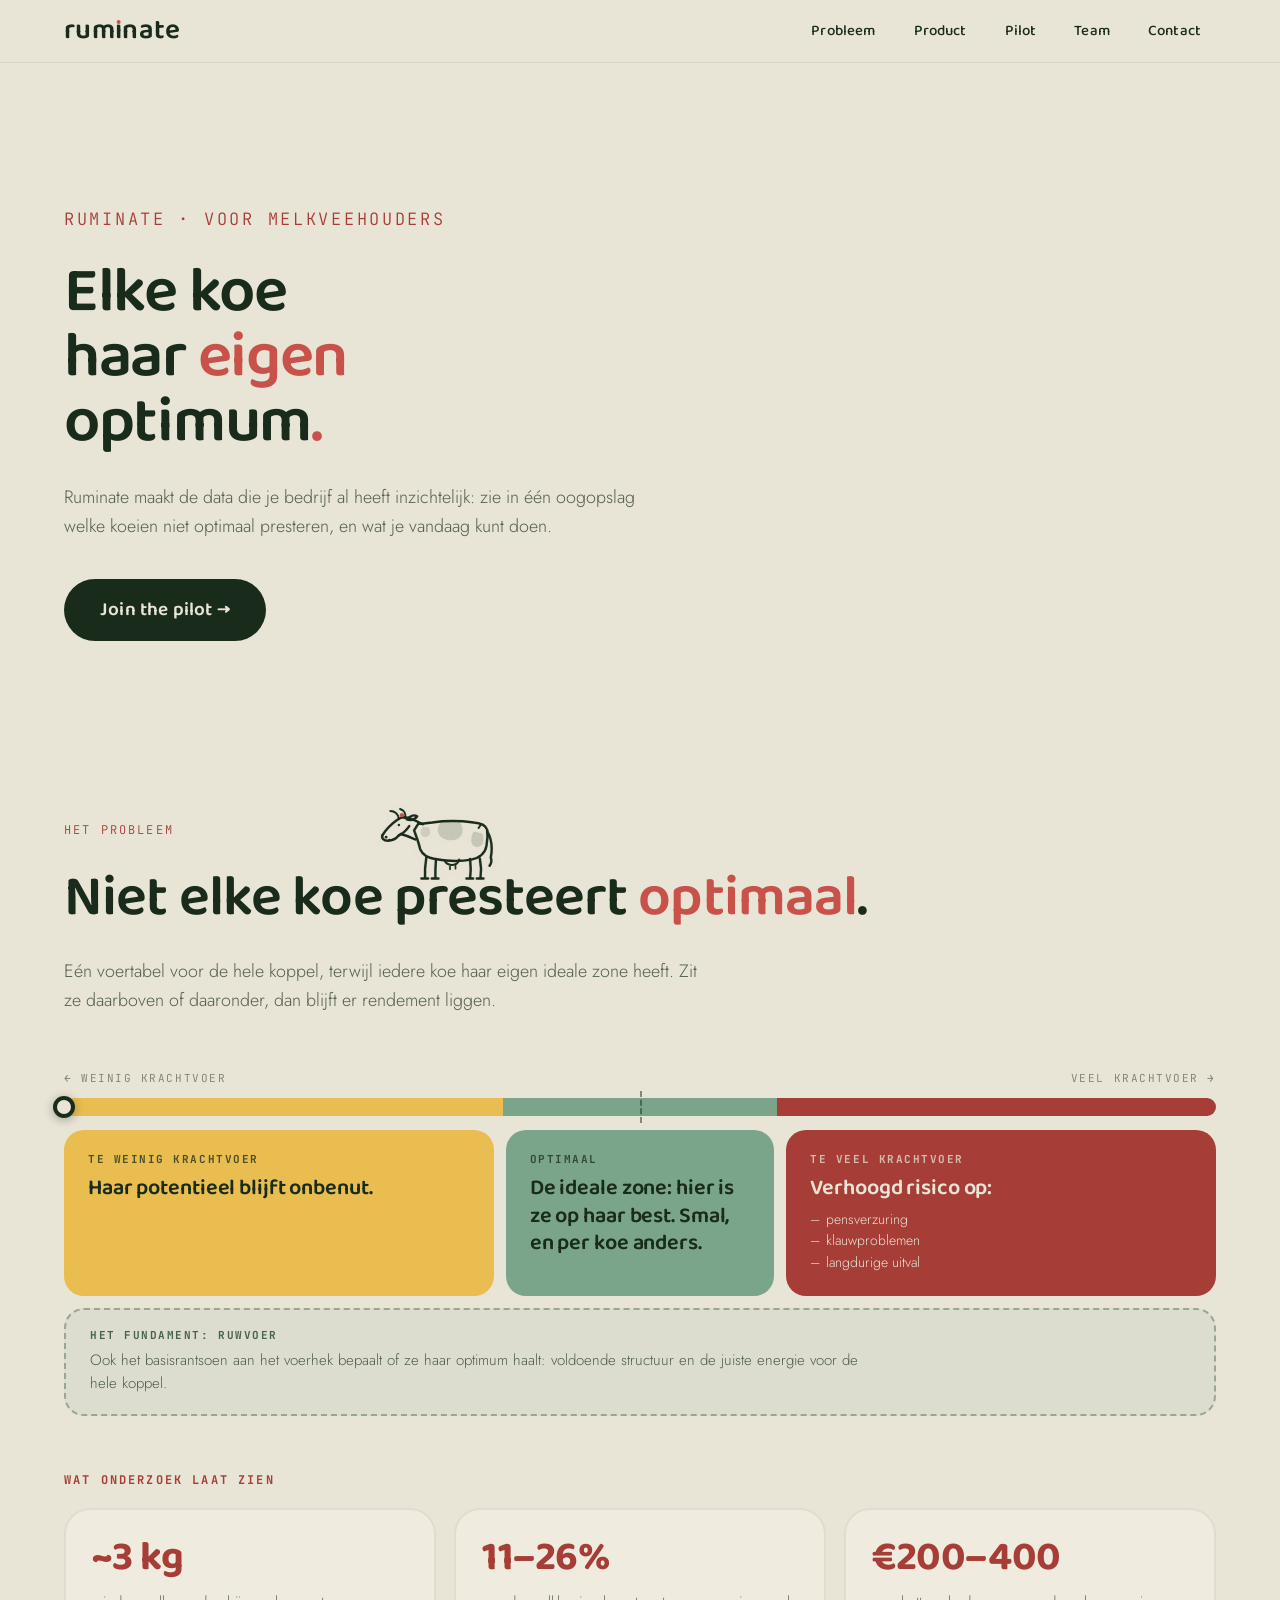
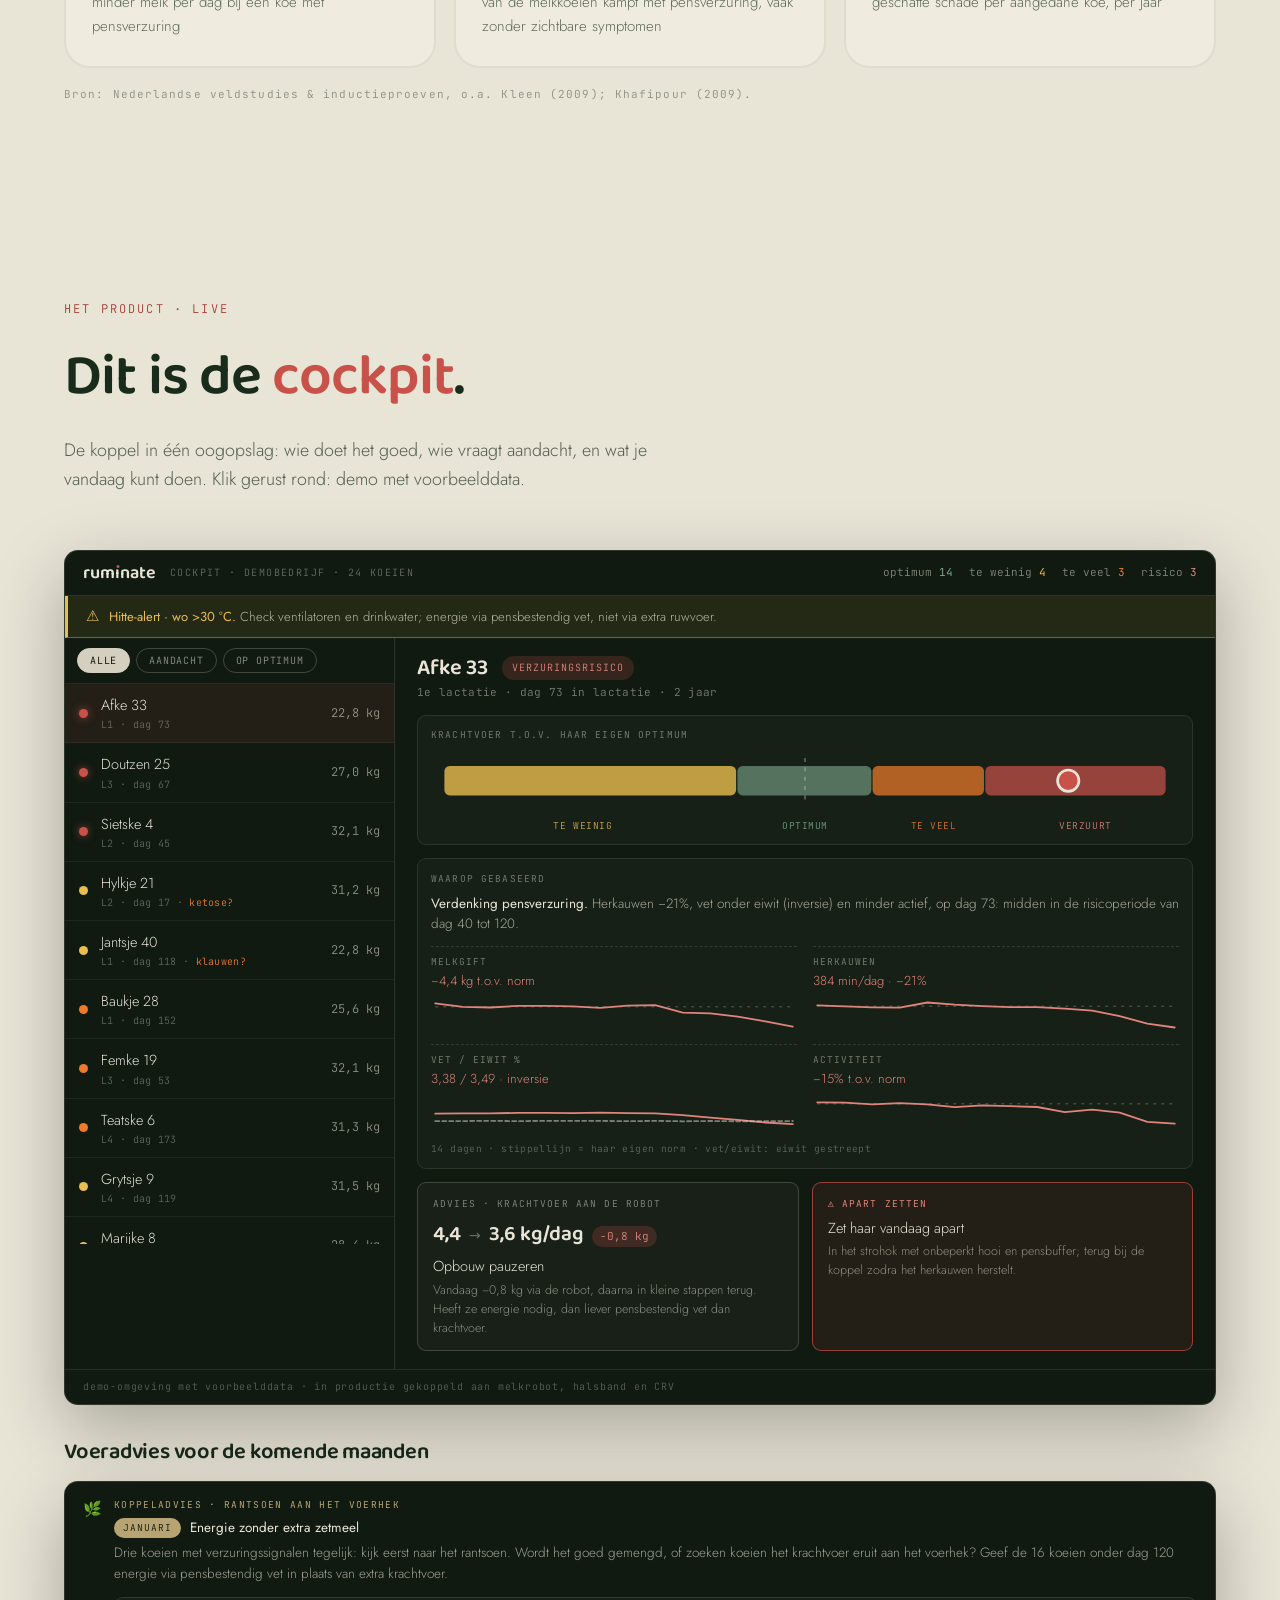
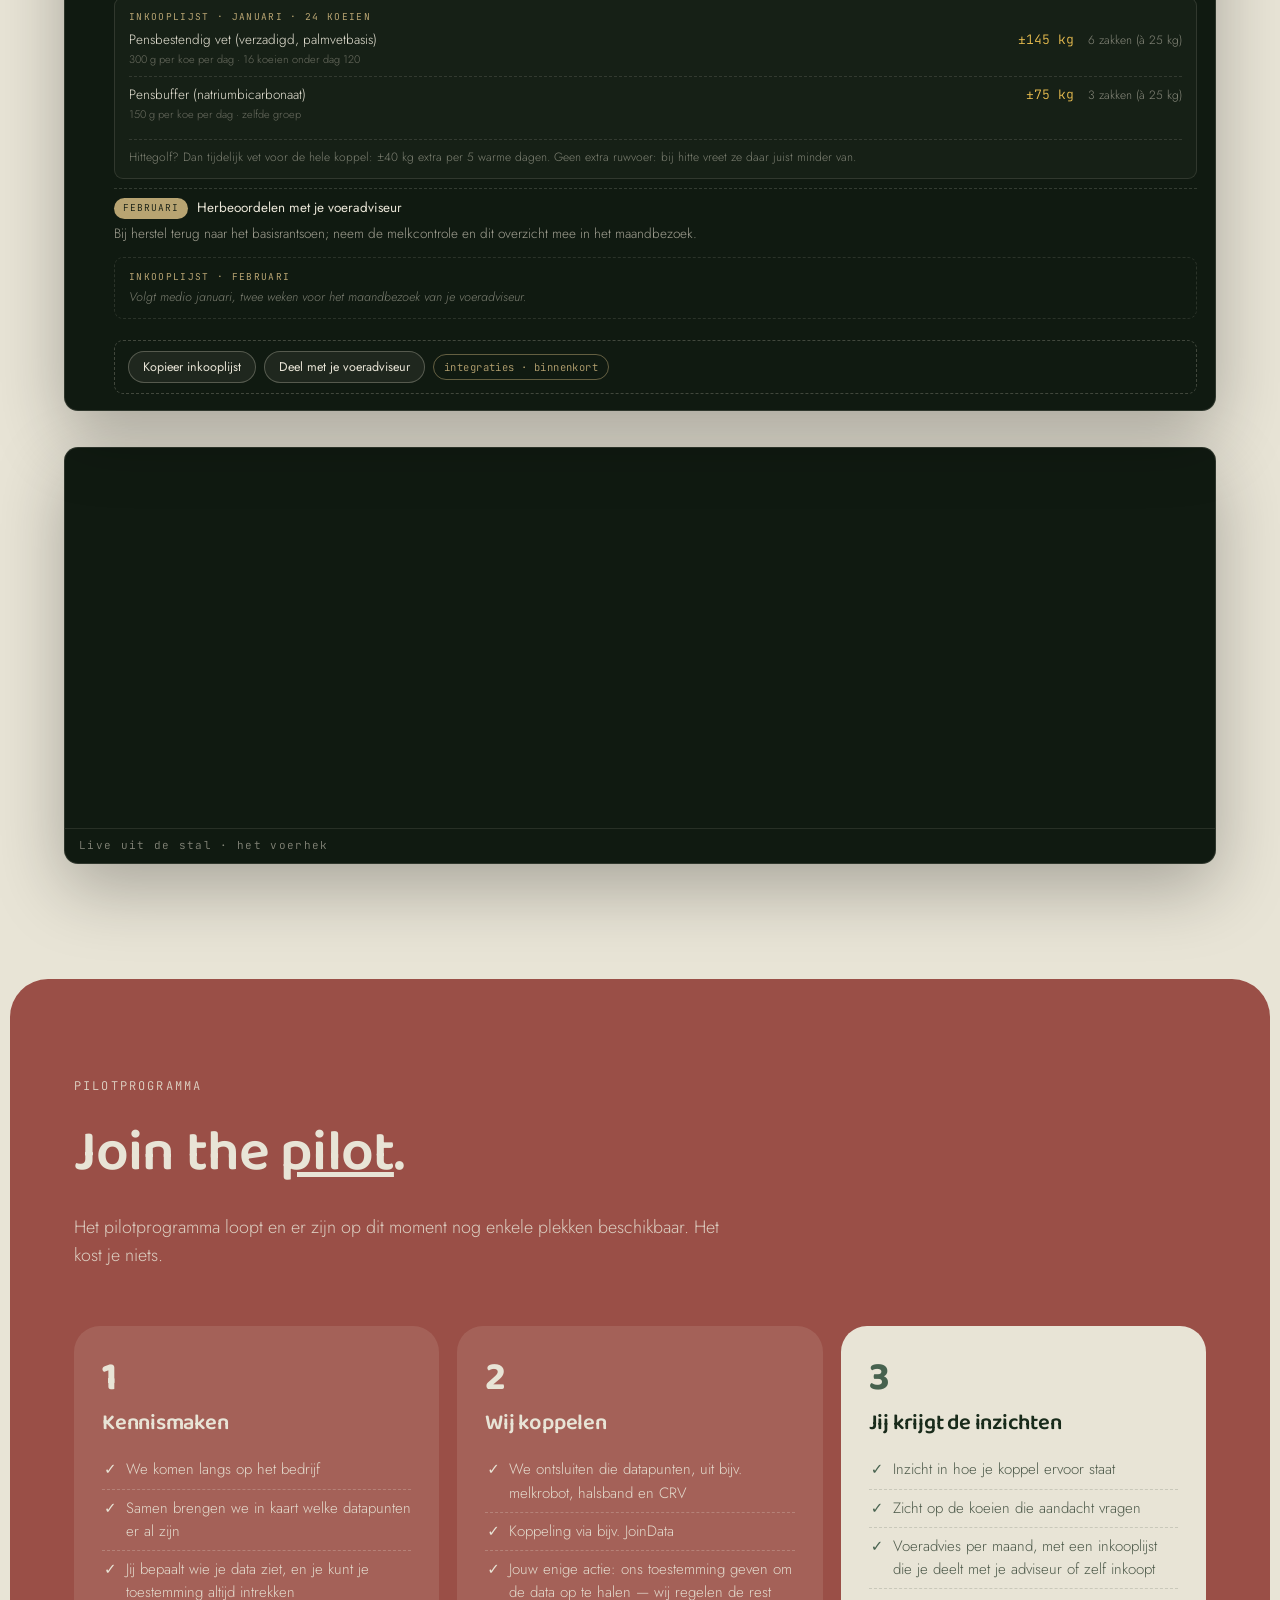
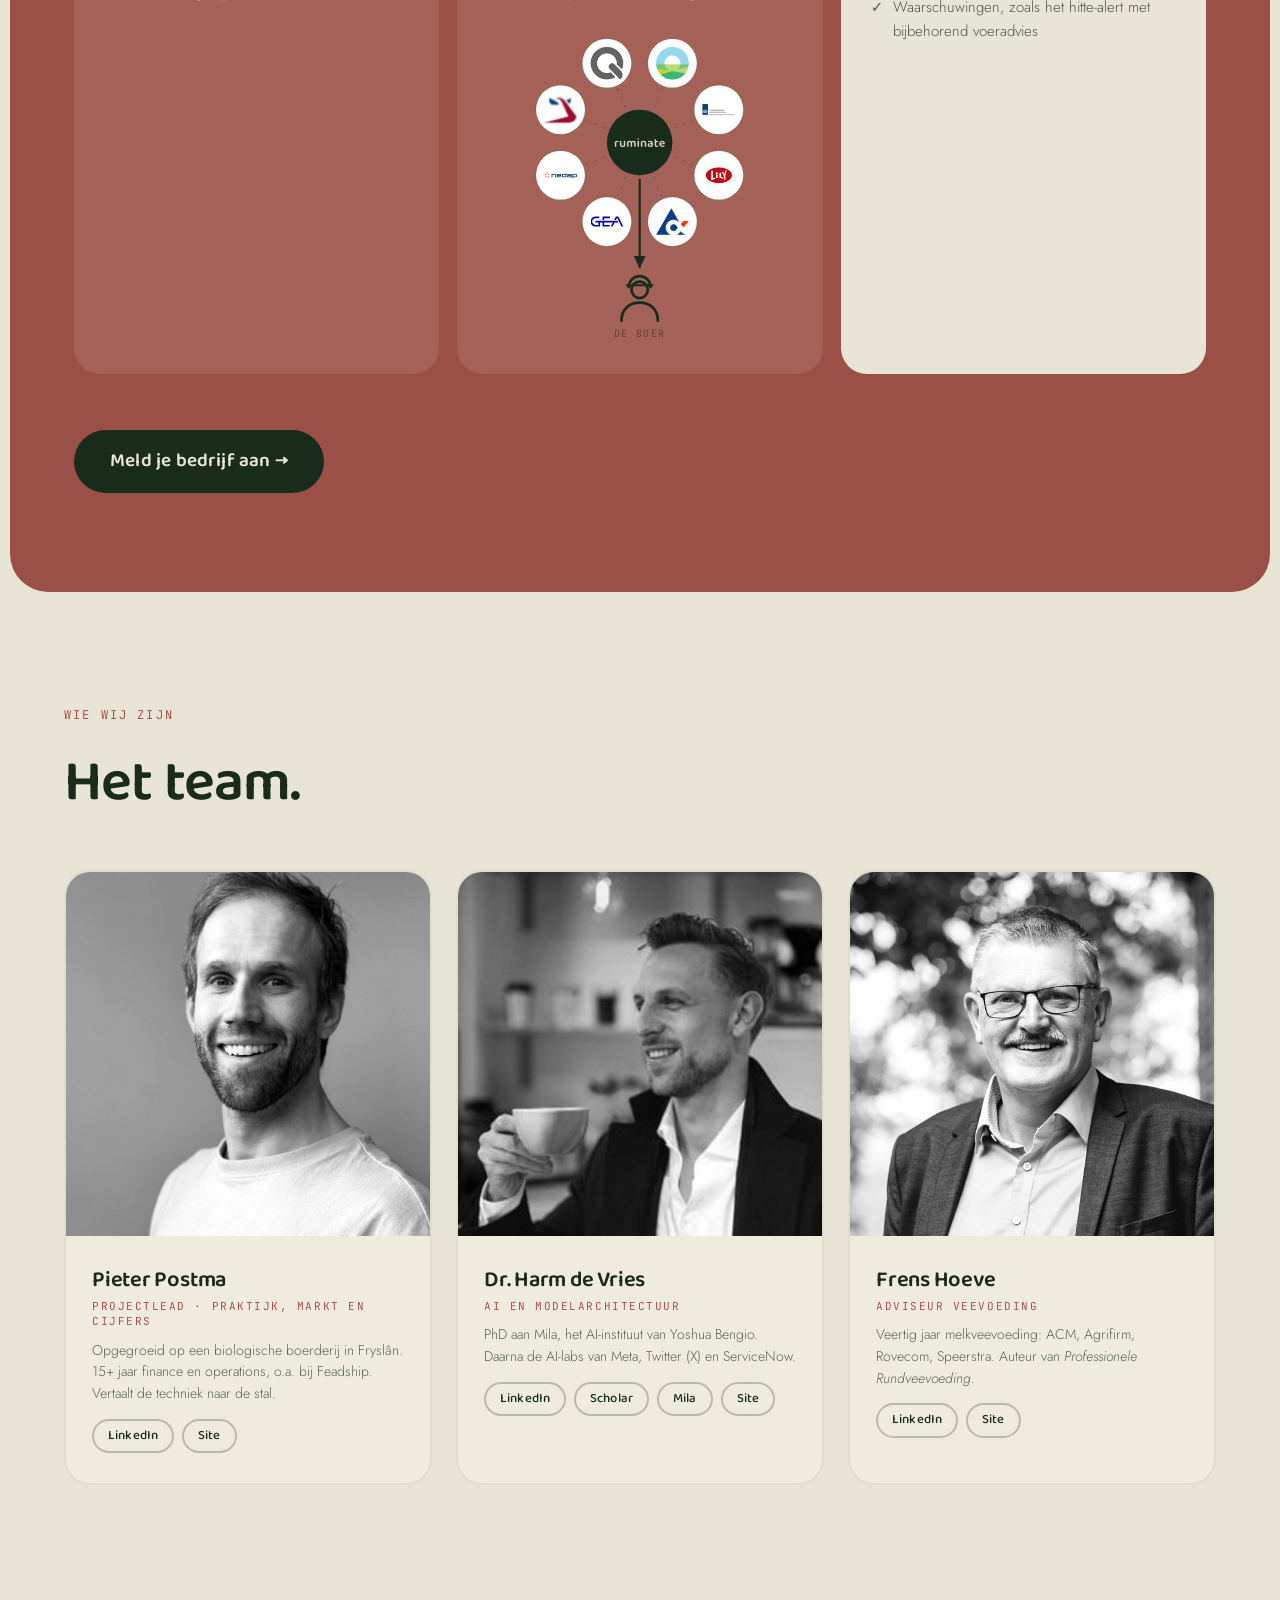
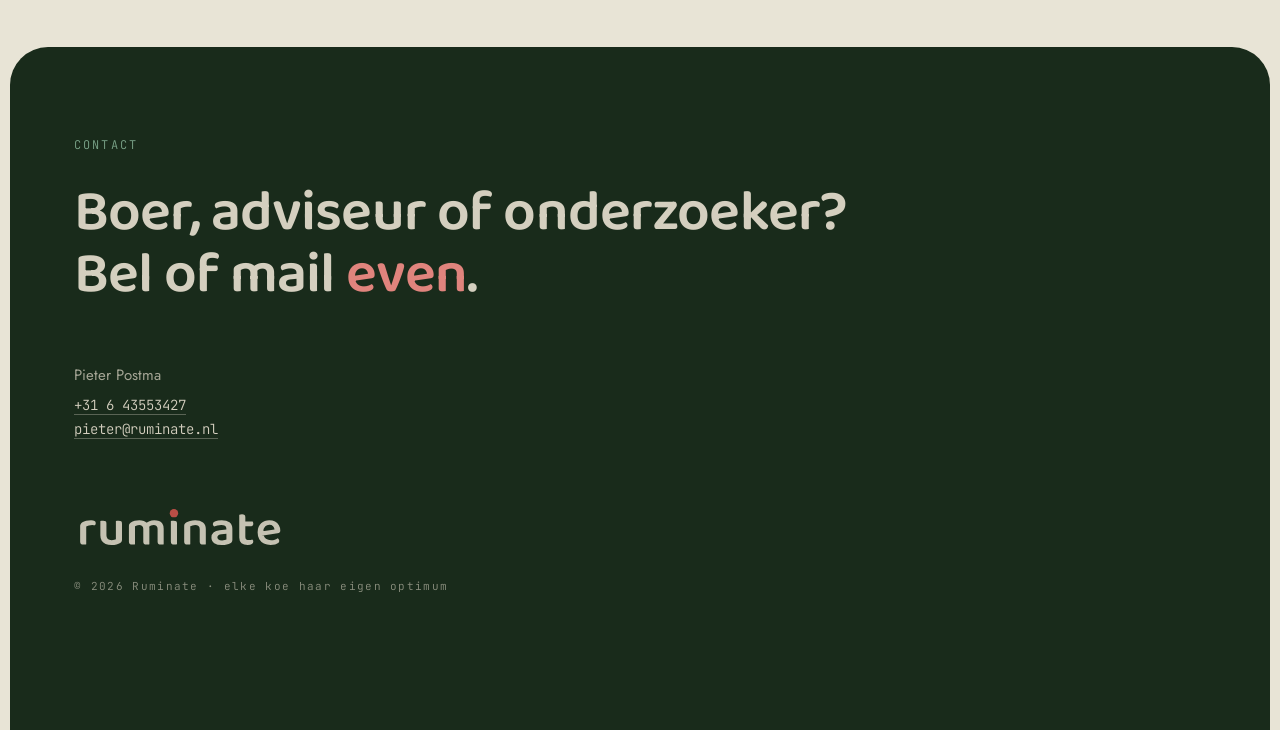
<file: index.html>
<!DOCTYPE html>
<html lang="nl">
<head>
<meta charset="UTF-8">
<meta name="viewport" content="width=device-width, initial-scale=1">
<title>Ruminate · inzicht per koe</title>
<meta name="description" content="Ruminate maakt de data van je melkveebedrijf inzichtelijk: zie welke koeien niet optimaal presteren. Gratis pilotprogramma.">
<link rel="icon" href="branding/ruminate-icon-32.png">
<link rel="preconnect" href="https://fonts.googleapis.com">
<link rel="preconnect" href="https://fonts.gstatic.com" crossorigin>
<link href="https://fonts.googleapis.com/css2?family=Baloo+2:wght@500;600;700&family=Jost:wght@300;400;500&family=JetBrains+Mono:wght@300;400&display=swap" rel="stylesheet">
<style>
:root{
    --papier:#e8e4d6; --groen:#192b1b; --groen-2:#1e3221;
    /* de meelopende koe wisselt van lijnkleur boven donkere blokken */
    --creme:#d4cfbf; --rood:#c8524a; --sage:#7ba58a; --sage-d:#5c7f68; --goud:#b8a472;
    /* AA-varianten: --rood en --sage-d halen op papier geen 4,5:1 voor kleine tekst */
    --rood-diep:#a63e37;      /* kleine rode tekst en tekstdragende rode vlakken */
    --rood-licht:#e0847d;     /* rood accent op donkergroen */
    --sage-tekst:#47624f;     /* kleine groene tekst en tekstdragende groene vlakken */
    --geel:#e9bd4f;
    --terra:#9a4f47;          /* pilotblok, met papier-tekst op 4,6:1 */
    --merk:'Baloo 2',system-ui,sans-serif;
    --sans:'Jost',system-ui,sans-serif;
    --mono:'JetBrains Mono',Consolas,monospace;
    /* typeschaal (major third-achtig, rem-gebaseerd)
       display > h2 > h3 22 > body-l 17-19 > body 15 > body-s 14 > label 12 > label-s 11 */
    --t-display:clamp(3.25rem,7.5vw,7rem);
    --t-h2:clamp(2.25rem,4.5vw,4rem);
    --t-h3:1.375rem;
    --t-cijfer:clamp(2.25rem,3.2vw,3.25rem);
    --t-body-l:clamp(1.0625rem,1.4vw,1.1875rem);
    --t-body:.9375rem;
    --t-body-s:.875rem;
    --t-label:.75rem;
    --t-label-s:.6875rem;
    --koe-lijn:var(--groen); --koe-accent:var(--rood);
    --koe-breedte:140px; --koe-bodem:6px;
}
*{margin:0;padding:0;box-sizing:border-box}
html{scroll-behavior:smooth}
body{background:var(--papier);color:var(--groen);font-family:var(--sans);font-weight:300;font-size:1rem;line-height:1.6;overflow-x:hidden}
::selection{background:var(--rood);color:var(--papier)}

header{position:fixed;inset:0 0 auto 0;z-index:80;display:flex;justify-content:space-between;align-items:center;padding:12px 5vw;background:rgba(232,228,214,.85);backdrop-filter:blur(10px);-webkit-backdrop-filter:blur(10px);border-bottom:1px solid rgba(25,43,27,.08);transition:background .26s ease-out,border-color .26s ease-out}
header.op-donker{background:rgba(20,30,21,.78);border-bottom-color:rgba(212,207,191,.12)}
header.op-donker .woordmerk{color:var(--creme)}
header.op-donker nav a{color:rgba(212,207,191,.7)}
.woordmerk{font-family:var(--merk);font-weight:600;font-size:1.75rem;letter-spacing:.012em;color:var(--groen);text-decoration:none;line-height:1;transition:color .26s ease-out}
.rum-i{position:relative;display:inline-block}
.rum-i::after{content:"";position:absolute;left:50%;transform:translateX(-50%);top:.09em;width:.17em;height:.17em;border-radius:50%;background:var(--rood)}
nav{display:flex;gap:8px}
nav a{font-family:var(--merk);font-weight:500;font-size:var(--t-body);letter-spacing:.01em;color:var(--groen);text-decoration:none;padding:7px 15px;border-radius:99px;transition:background-color .2s ease-out,color .2s ease-out}
nav a:hover{background:var(--rood-diep);color:var(--papier)}

.blok{padding:11vh 5vw;position:relative}
.blok.donker{background:var(--groen);color:var(--creme);border-radius:38px;margin:16px 10px}
.blok.rood-blok{background:var(--terra);color:var(--papier);border-radius:38px;margin:16px 10px}
.binnen{max-width:1160px;margin:0 auto}
.kicker{font-family:var(--mono);font-size:var(--t-label);line-height:1.4;letter-spacing:.18em;text-transform:uppercase;color:var(--rood-diep);margin-bottom:28px}
.donker .kicker{color:var(--sage)} .rood-blok .kicker{color:rgba(232,228,214,.9)}
h1,h2{font-family:var(--merk);font-weight:600}
h1{font-size:var(--t-display);line-height:1.02;letter-spacing:-.02em}
h2{font-size:var(--t-h2);line-height:1.08;letter-spacing:-.015em;max-width:14em}
h1 .r,h2 .r{color:var(--rood)} .donker h2 .r{color:var(--rood-licht)}
h1 .s,h2 .s{color:var(--sage-d)} .donker h2 .s{color:var(--sage)}
.intro{font-size:var(--t-body-l);line-height:1.6;max-width:36em;margin-top:28px;color:rgba(25,43,27,.72)}
.donker .intro{color:rgba(212,207,191,.72)} .rood-blok .intro{color:rgba(232,228,214,.85)}

/* hero */
.hero{min-height:0;display:flex;flex-direction:column;justify-content:center;padding-top:15vh;padding-bottom:6vh}
/* hero: tekst links, grazende koe rechts */
.hero-grid{display:grid;grid-template-columns:1.1fr .9fr;gap:clamp(14px,2.5vw,36px);align-items:center}
.hero-grid h1{font-size:clamp(2.75rem,5vw,5rem)}
.hero .kicker{font-size:1.0625rem;letter-spacing:.16em}
.hero-grid .koefilm{padding:0;justify-self:start;width:min(380px,100%)}
@media (max-width:860px){.hero-grid{grid-template-columns:1fr}.hero-grid .koefilm{justify-self:center;margin-top:8px}}
.koefilm{display:flex;flex-direction:column;align-items:center;gap:20px;padding:0 5vw 5vh}
.koefilm .kader{width:min(460px,86vw);aspect-ratio:834/1050;overflow:hidden;
    -webkit-mask-image:radial-gradient(ellipse 68% 62% at 50% 46%,#000 50%,transparent 78%);
    mask-image:radial-gradient(ellipse 68% 62% at 50% 46%,#000 50%,transparent 78%)}
.koefilm video{width:100%;height:100%;object-fit:cover;filter:saturate(.72) contrast(.97) brightness(1.05) sepia(.12);
    transform:scale(1.18);will-change:transform}
.koefilm figcaption{font-family:var(--mono);font-size:var(--t-label-s);line-height:1.4;letter-spacing:.14em;text-transform:uppercase;color:rgba(25,43,27,.68)}
.product-rij{display:flex;flex-direction:column;gap:20px}
.product-kop{font-family:var(--merk);font-weight:600;font-size:var(--t-h3);line-height:1.25;letter-spacing:-.01em;color:var(--groen);margin:14px 0 -6px}
.product-film{margin:16px 0 0;display:flex;flex-direction:column;background:#101a11;border:1px solid rgba(212,207,191,.16);
    border-radius:14px;overflow:hidden;box-shadow:0 24px 70px rgba(0,0,0,.28)}
.product-film video{width:100%;height:clamp(220px,30vw,380px);object-fit:cover}
.product-film figcaption{padding:9px 14px;border-top:1px solid rgba(212,207,191,.12);
    font-family:var(--mono);font-size:var(--t-label-s);line-height:1.4;letter-spacing:.12em;color:rgba(212,207,191,.6)}
.koe svg *{transition:stroke .35s ease,fill .35s ease}
.hero .badges{display:flex;gap:10px;flex-wrap:wrap;margin-top:36px}
.badge{font-family:var(--merk);font-weight:500;font-size:var(--t-body);letter-spacing:.01em;padding:9px 20px;border-radius:99px;border:2px solid var(--groen)}
.badge.b1{background:var(--groen);color:var(--papier)}
.badge.b2{border-color:var(--rood-diep);color:var(--rood-diep)}
.badge.b3{border-color:var(--sage-tekst);color:var(--sage-tekst)}

/* kaarten */
.kaarten{display:grid;grid-template-columns:repeat(3,1fr);gap:18px;margin-top:56px}
@media (max-width:860px){.kaarten{grid-template-columns:1fr}}
.kaart{border-radius:26px;padding:34px 30px;background:rgba(232,228,214,.07);border:1px solid rgba(212,207,191,.16)}
.kaart b{display:block;font-family:var(--merk);font-weight:700;font-size:var(--t-cijfer);line-height:1;letter-spacing:-.01em;color:var(--rood-licht)}
.kaart.s b{color:var(--sage)}
.kaart span{display:block;margin-top:14px;font-size:var(--t-body);line-height:1.55;color:rgba(212,207,191,.7)}
.kaart.som{grid-column:1/-1;display:flex;align-items:center;gap:26px;flex-wrap:wrap;border-color:rgba(224,132,125,.4)}
.kaart.som b{font-size:var(--t-cijfer);flex:none}
.kaart.som span{margin-top:0;max-width:44em}
.kaart.som strong{font-weight:500;color:#e8e4d6}
.bron{margin-top:40px;font-family:var(--mono);font-size:var(--t-label-s);line-height:1.5;letter-spacing:.12em;color:rgba(212,207,191,.65)}

/* de lat, speels */
.lat-wrap{margin-top:56px}
.lat-schaal{display:flex;justify-content:space-between;margin-bottom:10px;
    font-family:var(--mono);font-size:var(--t-label-s);letter-spacing:.14em;text-transform:uppercase;color:rgba(25,43,27,.55)}
.lat-balk{position:relative;display:grid;grid-template-columns:1.6fr 1fr 1.6fr;height:18px;border-radius:99px;overflow:visible;margin-bottom:14px}
.lat-balk i{display:block;height:100%}
.lat-balk .z1{background:var(--geel);border-radius:99px 0 0 99px}
.lat-balk .z2{background:var(--sage)}
.lat-balk .z3{background:var(--rood-diep);border-radius:0 99px 99px 0}
.optimum-tik{position:absolute;left:50%;top:-7px;bottom:-7px;width:0;border-left:2px dashed rgba(25,43,27,.5)}
.naald{position:absolute;top:50%;transform:translate(-50%,-50%);width:22px;height:22px;border-radius:50%;
    background:var(--papier);border:4px solid var(--groen);box-shadow:0 2px 10px rgba(25,43,27,.35);
    animation:naald-zwerft 14s ease-in-out infinite}
@keyframes naald-zwerft{
    0%{left:14%}18%{left:46%}32%{left:53%}48%{left:38%}62%{left:82%}78%{left:50%}90%{left:24%}100%{left:14%}}
@media (prefers-reduced-motion:reduce){.naald{animation:none;left:50%}}
.lat{display:grid;grid-template-columns:1.6fr 1fr 1.6fr;gap:12px}
.lat-basis{margin-top:12px;border:2px dashed rgba(71,98,79,.45);border-radius:20px;padding:18px 24px;background:rgba(123,165,138,.1)}
.lat-basis h4{font-family:var(--mono);font-size:var(--t-label-s);line-height:1.4;letter-spacing:.14em;text-transform:uppercase;color:var(--sage-tekst)}
.lat-basis p{font-size:var(--t-body);line-height:1.55;color:rgba(25,43,27,.72);margin-top:6px;max-width:52em}
/* de feiten: subtiel, met bron */
.feiten{margin-top:56px}
.feiten h4{font-family:var(--mono);font-size:var(--t-label);line-height:1.4;letter-spacing:.18em;text-transform:uppercase;color:var(--rood-diep)}
.feiten-rij{display:grid;grid-template-columns:repeat(3,1fr);gap:18px;margin-top:20px}
.feit-kaart{background:#efecdf;border:2px solid rgba(25,43,27,.08);border-radius:26px;padding:28px 26px}
.feit-kaart b{display:block;font-family:var(--merk);font-weight:700;font-size:var(--t-cijfer);line-height:1;letter-spacing:-.01em;color:var(--rood-diep)}
.feit-kaart span{display:block;margin-top:12px;font-size:var(--t-body);line-height:1.55;color:rgba(25,43,27,.68)}
.feiten-bron{margin-top:18px;font-family:var(--mono);font-size:var(--t-label-s);letter-spacing:.1em;color:rgba(25,43,27,.45)}
@media (max-width:640px){.feiten-rij{grid-template-columns:1fr}}
.lat>div{border-radius:20px;padding:22px 24px}
.lat .links{background:var(--geel);color:var(--groen)}
.lat .midden{background:var(--sage);color:var(--groen)}
.lat .rechts{background:var(--rood-diep);color:var(--papier)}
.lat h4{font-family:var(--mono);font-size:var(--t-label-s);line-height:1.4;letter-spacing:.14em;text-transform:uppercase;opacity:.75}
.lat p{font-family:var(--merk);font-weight:600;font-size:clamp(1.1875rem,1.7vw,1.5rem);line-height:1.25;letter-spacing:-.005em;margin-top:8px}
.lat-lijst{list-style:none;margin-top:6px}
.lat-lijst li{font-size:var(--t-body-s);line-height:1.55;padding-left:16px;position:relative}
.lat-lijst li::before{content:"\2013";position:absolute;left:0}

/* hoe het werkt: drie stappen */
.stappen{display:grid;grid-template-columns:repeat(auto-fit,minmax(260px,1fr));gap:18px;margin-top:56px}
.stap{border-radius:26px;padding:34px 30px;background:#efecdf;border:2px solid rgba(25,43,27,.1)}
.stap .nr{font-family:var(--merk);font-weight:700;font-size:1.0625rem;background:var(--groen);color:var(--papier);width:44px;height:44px;border-radius:50%;display:flex;align-items:center;justify-content:center}
.stap:nth-child(2) .nr{background:var(--rood-diep)}
.stap:nth-child(3) .nr{background:var(--sage-tekst)}
.stap h3{font-family:var(--merk);font-weight:600;font-size:var(--t-h3);line-height:1.25;letter-spacing:-.01em;margin-top:18px}
.stap p{font-size:var(--t-body);line-height:1.55;color:rgba(25,43,27,.7);margin-top:8px}
.stap ul{list-style:none;margin-top:20px}
.stap li{font-size:var(--t-body-s);line-height:1.55;padding:10px 0;border-top:1px dashed rgba(25,43,27,.18);color:rgba(25,43,27,.75)}
.stap li b{font-weight:500;color:var(--groen)}
.oogst{display:flex;gap:12px;margin-top:56px;flex-wrap:wrap}
.oogst div{font-family:var(--merk);font-weight:600;font-size:1.0625rem;letter-spacing:.01em;padding:12px 24px;border-radius:99px;background:var(--sage-tekst);color:var(--papier)}

/* demo speels */
.demo{display:grid;grid-template-columns:1fr 1fr;gap:24px;margin-top:56px}
.demopaneel{border-radius:26px;padding:34px 30px;background:rgba(232,228,214,.08);border:1px solid rgba(212,207,191,.16)}
.demopaneel h3{font-family:var(--merk);font-weight:600;font-size:var(--t-h3);line-height:1.25;letter-spacing:-.01em}
.demopaneel .noot{font-size:var(--t-body-s);line-height:1.5;color:rgba(212,207,191,.72);margin-bottom:22px}
.balkrij{display:grid;grid-template-columns:10.5em 1fr 2.4em;align-items:center;gap:12px;margin-top:12px;font-size:var(--t-body-s);line-height:1.4;color:rgba(212,207,191,.75)}
.balk{height:26px;border-radius:99px;background:var(--geel);transform-origin:left;transform:scaleX(0);transition:transform .3s cubic-bezier(.2,.6,.2,1)}
.balkrij:nth-of-type(2) .balk{transition-delay:.06s}
.balkrij:nth-of-type(3) .balk{transition-delay:.12s}
.balk.ok{background:var(--sage)} .balk.zuur{background:var(--rood-licht)}
.zichtbaar .balk{transform:scaleX(1)}
.balkrij .n{font-family:var(--merk);font-weight:600;font-size:1.0625rem;text-align:right;color:var(--creme)}

/* pilot in het rode blok */
.pilotkaarten{display:grid;grid-template-columns:repeat(auto-fit,minmax(240px,1fr));gap:18px;margin-top:56px}
.pk{background:rgba(232,228,214,.12);border-radius:26px;padding:32px 28px}
.pk .nr{font-family:var(--merk);font-weight:700;font-size:2.5rem;line-height:1;color:var(--papier)}
.pk h3{font-family:var(--merk);font-weight:600;font-size:var(--t-h3);line-height:1.25;letter-spacing:-.01em;margin-top:12px}
.pk p{font-size:var(--t-body);line-height:1.55;color:rgba(232,228,214,.92);margin-top:8px}
.pk.gratis{background:var(--papier);color:var(--groen)}
.pk.gratis .nr{color:var(--sage-tekst)}
.pk.gratis p{color:rgba(25,43,27,.7)}
.citaat{margin-top:64px;font-family:var(--merk);font-weight:500;font-size:clamp(1.25rem,2vw,1.75rem);line-height:1.4;letter-spacing:-.005em;max-width:26em}
.knop{display:inline-block;margin-top:56px;font-family:var(--merk);font-weight:600;font-size:1.1875rem;letter-spacing:.01em;background:var(--groen);color:var(--papier);padding:16px 36px;border-radius:99px;text-decoration:none;box-shadow:0 2px 0 rgba(25,43,27,0);transition:transform .22s ease-out,box-shadow .22s ease-out}
.knop:hover{transform:translateY(-2px);box-shadow:0 8px 22px rgba(25,43,27,.28)}
.knop:active{transform:translateY(0);box-shadow:0 3px 10px rgba(25,43,27,.22);transition-duration:.1s}

/* integraties: logowand */
.logos{display:grid;grid-template-columns:repeat(auto-fit,minmax(150px,1fr));gap:14px;margin-top:56px}
.logo-tegel{background:#efecdf;border:2px solid rgba(25,43,27,.08);border-radius:18px;padding:24px 16px;text-align:center;
    transition:transform .26s cubic-bezier(.2,.6,.2,1),box-shadow .26s ease-out}
.logo-tegel:hover{transform:translateY(-3px);box-shadow:0 12px 28px rgba(25,43,27,.1)}
.logo-tegel b{font-family:var(--merk);font-weight:700;font-size:1.25rem;letter-spacing:.02em;display:block;color:var(--groen)}
.logo-tegel span{display:block;margin-top:5px;font-family:var(--mono);font-size:var(--t-label-s);letter-spacing:.12em;text-transform:uppercase;color:rgba(25,43,27,.45)}
.logos-noot{margin-top:22px;font-family:var(--mono);font-size:var(--t-label-s);letter-spacing:.12em;text-transform:uppercase;color:rgba(25,43,27,.45)}
.pk ul{list-style:none;margin-top:14px}
.pk li{padding:7px 0 7px 24px;position:relative;font-size:var(--t-body);line-height:1.55;color:rgba(232,228,214,.92);border-top:1px dashed rgba(232,228,214,.25)}
.pk li:first-child{border-top:0}
.pk li::before{content:"\2713";position:absolute;left:2px;color:#e8e4d6;font-weight:600}
.pk.gratis li{color:rgba(25,43,27,.75);border-top-color:rgba(25,43,27,.15)}
.pk.gratis li::before{color:var(--sage-tekst)}
.datakring{margin-top:14px}
.datakring svg{display:block;width:min(320px,100%);height:auto;margin:0 auto}
.datakring g circle{transition:stroke .22s ease-out,stroke-width .22s ease-out}
.datakring g:hover circle{stroke:rgba(25,43,27,.4);stroke-width:2.5}
.datakring .stroom{stroke-dasharray:3 7;animation:dk-stroom 1.4s linear infinite}
@keyframes dk-stroom{to{stroke-dashoffset:-10}}
@media (prefers-reduced-motion:reduce){.datakring .stroom{animation:none;stroke-dasharray:none}}
.logos-mini{display:grid;grid-template-columns:repeat(4,1fr);gap:8px;margin-top:18px}
.logos-mini span{display:flex;flex-direction:column;align-items:center;gap:7px;background:#fff;border:1px solid rgba(25,43,27,.12);border-radius:10px;padding:11px 4px 9px;text-align:center;
    font-family:var(--merk);font-weight:700;font-size:.75rem;color:var(--groen)}
.logos-mini img{height:24px;width:auto;max-width:82%;object-fit:contain}

/* team */
.team{display:grid;grid-template-columns:repeat(auto-fit,minmax(250px,1fr));gap:24px;margin-top:56px}
.lid{background:#efecdf;border-radius:26px;overflow:hidden;border:2px solid rgba(25,43,27,.08);
    transition:transform .26s cubic-bezier(.2,.6,.2,1),box-shadow .26s ease-out}
.lid:hover,.lid:focus-within{transform:translateY(-4px);box-shadow:0 16px 36px rgba(25,43,27,.14)}
.lid img{width:100%;aspect-ratio:1/1;object-fit:cover;
    filter:grayscale(1) contrast(1.04) brightness(1.02);
    transition:filter .3s ease-out}
/* bij hover of toetsenbordfocus in kleur, alle drie met dezelfde warme gradatie */
.lid:hover img,.lid:focus-within img{filter:grayscale(0) saturate(.82) sepia(.14) contrast(1.03) brightness(1.02)}
.lid .tekst{padding:24px 26px 30px}
.lid h3{font-family:var(--merk);font-weight:600;font-size:var(--t-h3);line-height:1.25;letter-spacing:-.01em}
.lid .rol{font-family:var(--mono);font-size:var(--t-label-s);line-height:1.4;letter-spacing:.14em;text-transform:uppercase;color:var(--rood-diep);margin-top:4px}
.lid p{font-size:var(--t-body-s);line-height:1.55;color:rgba(25,43,27,.7);margin-top:10px}
.lid .links{display:flex;gap:8px;flex-wrap:wrap;margin-top:14px}
.lid .links a{font-family:var(--merk);font-weight:500;font-size:.8125rem;letter-spacing:.01em;color:var(--groen);text-decoration:none;border:2px solid rgba(25,43,27,.25);border-radius:99px;padding:5px 14px;transition:color .2s ease-out,border-color .2s ease-out}
.lid .links a:hover{border-color:var(--rood-diep);color:var(--rood-diep)}

/* voet */
.voet{background:var(--groen);color:var(--creme);border-radius:38px 38px 0 0;margin:7vh 10px 0;padding:10vh 5vw 15vh}
.voet h2 .r{color:var(--rood-licht)}
.voet .contact{display:flex;gap:40px;flex-wrap:wrap;margin-top:56px;font-family:var(--mono);font-size:var(--t-body-s);line-height:1.7}
.voet .contact a{color:var(--creme);text-decoration:none;border-bottom:1px solid rgba(212,207,191,.35);transition:border-color .2s ease-out,color .2s ease-out}
.voet .contact a:hover{color:#e8e4d6;border-bottom-color:#e8e4d6}
.voet .contact b{display:block;font-family:var(--sans);font-weight:400;font-size:var(--t-body);margin-bottom:6px;color:rgba(212,207,191,.75)}
.voet img.logo{height:42px;margin-top:64px;opacity:.92}
.voet .fijn{margin-top:24px;font-family:var(--mono);font-size:var(--t-label-s);line-height:1.4;letter-spacing:.12em;color:rgba(212,207,191,.62)}

.reveal{opacity:0;transform:translateY(14px);transition:opacity .26s ease-out,transform .26s cubic-bezier(.2,.6,.2,1)}
.reveal.zichtbaar{opacity:1;transform:none}
/* kaarten in een raster volgen elkaar met 50ms op */
.reveal>.kaart,.reveal>.stap,.reveal>.pk,.reveal>.lid,.reveal .lat>div,.reveal .feiten-rij>div{opacity:0;transform:translateY(10px);
    transition:opacity .26s ease-out,transform .26s cubic-bezier(.2,.6,.2,1)}
.reveal.zichtbaar>.kaart,.reveal.zichtbaar>.stap,.reveal.zichtbaar>.pk,.reveal.zichtbaar>.lid,.reveal.zichtbaar .lat>div,.reveal.zichtbaar .feiten-rij>div{opacity:1;transform:none}
.reveal.zichtbaar>:nth-child(2){transition-delay:.05s}
.reveal.zichtbaar>:nth-child(3){transition-delay:.1s}
.reveal.zichtbaar>:nth-child(4){transition-delay:.15s}
.reveal.zichtbaar .lat>:nth-child(2){transition-delay:.05s}
.reveal.zichtbaar .lat>:nth-child(3){transition-delay:.1s}
.reveal.zichtbaar .feiten-rij>:nth-child(2){transition-delay:.05s}
.reveal.zichtbaar .feiten-rij>:nth-child(3){transition-delay:.1s}

@media (max-width:860px){
    nav{display:none}
    .lat,.demo{grid-template-columns:1fr}
}
@media (max-width:640px){
    /* compacter verticaal ritme op telefoons */
    .blok{padding:9vh 6vw}
    .hero{padding-top:15vh;padding-bottom:4vh}
    .voet{padding:10vh 6vw 16vh}
    /* demo-balken: label boven de balk, zodat de balk de volle breedte krijgt */
    .balkrij{grid-template-columns:1fr auto;row-gap:6px}
    .balkrij>span:first-child{order:1}
    .balkrij .n{order:2}
    .balkrij .balk{order:3;grid-column:1/-1}
}
@media (prefers-reduced-motion:reduce){
    .reveal,.reveal>*,.reveal .lat>div,.reveal .feiten-rij>div{opacity:1;transform:none;transition:none}
    .balk{transform:scaleX(1);transition:none}
    .knop,.knop:hover,.lid,.lid:hover{transform:none;transition:none}
}
</style>
</head>
<body>

<header id="kop">
    <a class="woordmerk" href="#top">rum<span class="rum-i">&#305;</span>nate</a>
    <nav>
        <a href="#probleem">Probleem</a>
        <a href="#product">Product</a>
        <a href="#pilot">Pilot</a>
        <a href="#team">Team</a>
        <a href="#contact">Contact</a>
    </nav>
</header>

<main id="top">

    <section class="blok hero">
        <div class="binnen hero-grid">
            <div class="hero-tekst">
                <div class="kicker">Ruminate &middot; voor melkveehouders</div>
                <h1>Elke koe<br>haar <span class="r">eigen</span><br>optimum<span class="r">.</span></h1>
                <p class="intro">Ruminate maakt de data die je bedrijf al heeft inzichtelijk: zie in één oogopslag welke koeien niet optimaal presteren, en wat je vandaag kunt doen.</p>
                <a class="knop reveal" style="margin-top:38px" href="#pilot">Join the pilot &rarr;</a>
            </div>
            <figure class="koefilm" aria-label="Grazende koe">
                <div class="kader"><video autoplay muted loop playsinline preload="metadata" disablepictureinpicture src="media/grazende-koe.mp4?v=2"></video></div>
            </figure>
        </div>
    </section>

    <section class="blok" id="probleem" style="padding-top:6vh">
        <div class="binnen">
            <div class="kicker">Het probleem</div>
            <h2 class="reveal">Niet elke koe presteert <span class="r">optimaal</span>.</h2>
            <p class="intro reveal">E&eacute;n voertabel voor de hele koppel, terwijl iedere koe haar eigen ideale zone heeft. Zit ze daarboven of daaronder, dan blijft er rendement liggen.</p>
            <div class="lat-wrap reveal">
                <div class="lat-schaal" aria-hidden="true">
                    <span class="s-min">&larr;&nbsp;weinig krachtvoer</span><span class="s-max">veel krachtvoer&nbsp;&rarr;</span>
                </div>
                <div class="lat-balk" aria-hidden="true">
                    <i class="z1"></i><i class="z2"></i><i class="z3"></i>
                    <span class="optimum-tik"></span>
                    <span class="naald" title="Iedere koe zit ergens anders op de lat"></span>
                </div>
                <div class="lat">
                    <div class="links"><h4>Te weinig krachtvoer</h4><p>Haar potentieel blijft onbenut.</p></div>
                    <div class="midden"><h4>Optimaal</h4><p>De ideale zone: hier is ze op haar best. Smal, en per koe anders.</p></div>
                    <div class="rechts"><h4>Te veel krachtvoer</h4><p>Verhoogd risico op:</p>
                        <ul class="lat-lijst"><li>pensverzuring</li><li>klauwproblemen</li><li>langdurige uitval</li></ul></div>
                </div>
                <div class="lat-basis reveal"><h4>Het fundament: ruwvoer</h4><p>Ook het basisrantsoen aan het voerhek bepaalt of ze haar optimum haalt: voldoende structuur en de juiste energie voor de hele koppel.</p></div>
                <div class="feiten reveal">
                    <h4>Wat onderzoek laat zien</h4>
                    <div class="feiten-rij">
                        <div class="feit-kaart"><b>~3&nbsp;kg</b><span>minder melk per dag bij een koe met pensverzuring</span></div>
                        <div class="feit-kaart"><b>11&ndash;26%</b><span>van de melkkoeien kampt met pensverzuring, vaak zonder zichtbare symptomen</span></div>
                        <div class="feit-kaart"><b>&euro;200&ndash;400</b><span>geschatte schade per aangedane koe, per jaar</span></div>
                    </div>
                    <div class="feiten-bron">Bron: Nederlandse veldstudies &amp; inductieproeven, o.a. Kleen (2009); Khafipour (2009).</div>
                </div>
            </div>
        </div>
    </section>

    <section class="blok" id="product">
        <div class="binnen">
            <div class="kicker">Het product &middot; live</div>
            <h2 class="reveal">Dit is de <span class="r">cockpit</span>.</h2>
            <p class="intro reveal">De koppel in &eacute;&eacute;n oogopslag: wie doet het goed, wie vraagt aandacht, en wat je vandaag kunt doen. Klik gerust rond: demo met voorbeelddata.</p>
            <div class="product-rij reveal" style="margin-top:56px">
                <div id="cockpit"></div>
                <h3 class="product-kop">Voeradvies voor de komende maanden</h3>
                <div id="koppeladvies" aria-label="Koppeladvies"></div>
                <figure class="product-film" aria-label="Koeien aan het voerhek">
                    <video autoplay muted loop playsinline preload="metadata" disablepictureinpicture src="media/koeien-eten.mp4?v=2"></video>
                    <figcaption>Live uit de stal &middot; het voerhek</figcaption>
                </figure>
            </div>
        </div>
    </section>

    <section class="blok rood-blok" id="pilot">
        <div class="binnen">
            <div class="kicker">Pilotprogramma</div>
            <h2 class="reveal">Join the <u>pilot</u>.</h2>
            <p class="intro reveal">Het pilotprogramma loopt en er zijn op dit moment nog enkele plekken beschikbaar. Het kost je niets.</p>
            <div class="pilotkaarten reveal">
                <div class="pk"><div class="nr">1</div><h3>Kennismaken</h3>
                    <ul><li>We komen langs op het bedrijf</li><li>Samen brengen we in kaart welke datapunten er al zijn</li><li>Jij bepaalt wie je data ziet, en je kunt je toestemming altijd intrekken</li></ul></div>
                <div class="pk"><div class="nr">2</div><h3>Wij koppelen</h3>
                    <ul><li>We ontsluiten die datapunten, uit bijv. melkrobot, halsband en CRV</li><li>Koppeling via bijv. JoinData</li><li>Jouw enige actie: ons toestemming geven om de data op te halen &mdash; wij regelen de rest</li></ul>
                    <div class="datakring reveal" aria-label="Datastromen komen samen bij Ruminate en gaan naar de boer"><svg viewBox="0 0 340 348" xmlns="http://www.w3.org/2000/svg"><defs><marker id="dkpijl" viewBox="0 0 10 10" refX="8" refY="5" markerWidth="7" markerHeight="7" orient="auto"><path d="M0 1 L8 5 L0 9 Z" fill="var(--groen)"/></marker></defs><g stroke="rgba(71,98,79,.55)" stroke-width="1.6"><line class="stroom" x1="257" y1="164" x2="170" y2="128"/><line class="stroom" x1="206" y1="215" x2="170" y2="128"/><line class="stroom" x1="134" y1="215" x2="170" y2="128"/><line class="stroom" x1="83" y1="164" x2="170" y2="128"/><line class="stroom" x1="83" y1="92" x2="170" y2="128"/><line class="stroom" x1="134" y1="41" x2="170" y2="128"/><line class="stroom" x1="206" y1="41" x2="170" y2="128"/><line class="stroom" x1="257" y1="92" x2="170" y2="128"/></g><g><circle cx="257" cy="164" r="27" fill="#fff" stroke="rgba(25,43,27,.15)"/><image href="media/logos/lely.png" x="239" y="146" width="36" height="36" preserveAspectRatio="xMidYMid meet"/><title>Lely</title></g><g><circle cx="206" cy="215" r="27" fill="#fff" stroke="rgba(25,43,27,.15)"/><image href="media/logos/delaval.png" x="188" y="197" width="36" height="36" preserveAspectRatio="xMidYMid meet"/><title>DeLaval</title></g><g><circle cx="134" cy="215" r="27" fill="#fff" stroke="rgba(25,43,27,.15)"/><image href="media/logos/gea.svg" x="116" y="197" width="36" height="36" preserveAspectRatio="xMidYMid meet"/><title>GEA</title></g><g><circle cx="83" cy="164" r="27" fill="#fff" stroke="rgba(25,43,27,.15)"/><image href="media/logos/nedap.svg" x="65" y="146" width="36" height="36" preserveAspectRatio="xMidYMid meet"/><title>Nedap</title></g><g><circle cx="83" cy="92" r="27" fill="#fff" stroke="rgba(25,43,27,.15)"/><image href="media/logos/crv.png" x="65" y="74" width="36" height="36" preserveAspectRatio="xMidYMid meet"/><title>CRV</title></g><g><circle cx="134" cy="41" r="27" fill="#fff" stroke="rgba(25,43,27,.15)"/><image href="media/logos/qlip.png" x="116" y="23" width="36" height="36" preserveAspectRatio="xMidYMid meet"/><title>Qlip</title></g><g><circle cx="206" cy="41" r="27" fill="#fff" stroke="rgba(25,43,27,.15)"/><image href="media/logos/joindata.png" x="188" y="23" width="36" height="36" preserveAspectRatio="xMidYMid meet"/><title>JoinData</title></g><g><circle cx="257" cy="92" r="27" fill="#fff" stroke="rgba(25,43,27,.15)"/><image href="media/logos/knmi.png" x="239" y="74" width="36" height="36" preserveAspectRatio="xMidYMid meet"/><title>KNMI</title></g><circle cx="170" cy="128" r="36" fill="var(--groen)"/><image href="branding/ruminate-logo-creme.svg" x="141" y="117" width="58" height="22" preserveAspectRatio="xMidYMid meet"/><line x1="170" y1="168" x2="170" y2="266" stroke="var(--groen)" stroke-width="2.4" marker-end="url(#dkpijl)"/><g fill="none" stroke="var(--groen)" stroke-width="3" stroke-linecap="round"><circle cx="170" cy="290" r="9"/><path d="M158 287 a 12 12 0 0 1 24 0"/><path d="M156 285 h28" stroke-width="2.4"/><path d="M150 324 c 0 -13 9 -20 20 -20 s 20 7 20 20"/></g><text x="170" y="342" text-anchor="middle" font-family="JetBrains Mono,monospace" font-size="11" letter-spacing="1.6" fill="rgba(25,43,27,.55)">DE BOER</text></svg></div></div>
                <div class="pk gratis"><div class="nr">3</div><h3>Jij krijgt de inzichten</h3>
                    <ul><li>Inzicht in hoe je koppel ervoor staat</li><li>Zicht op de koeien die aandacht vragen</li><li>Voeradvies per maand, met een inkooplijst die je deelt met je adviseur of zelf inkoopt</li><li>Waarschuwingen, zoals het hitte-alert met bijbehorend voeradvies</li></ul>
                    </div>
            </div>
            <a class="knop" href="mailto:pilot@ruminate.nl?subject=Aanmelding%20pilotprogramma%20Ruminate">Meld je bedrijf aan &rarr;</a>
        </div>
    </section>

    <section class="blok" id="team">
        <div class="binnen">
            <div class="kicker">Wie wij zijn</div>
            <h2 class="reveal">Het team.</h2>
            <div class="team">
                <div class="lid reveal"><img src="team/pieter-postma-headshot.jpg" alt="Pieter Postma"><div class="tekst">
                    <h3>Pieter Postma</h3><div class="rol">Projectlead &middot; praktijk, markt en cijfers</div>
                    <p>Opgegroeid op een biologische boerderij in Frysl&acirc;n. 15+ jaar finance en operations, o.a. bij Feadship. Vertaalt de techniek naar de stal.</p>
                    <div class="links"><a href="https://www.linkedin.com/in/pieter-postma-b867252b" target="_blank" rel="noopener">LinkedIn</a><a href="https://www.novastarfinance.nl" target="_blank" rel="noopener">Site</a></div></div></div>
                <div class="lid reveal"><img src="team/harm-de-vries-headshot.jpg" alt="Dr. Harm de Vries"><div class="tekst">
                    <h3>Dr. Harm de Vries</h3><div class="rol">AI en modelarchitectuur</div>
                    <p>PhD aan Mila, het AI-instituut van Yoshua Bengio. Daarna de AI-labs van Meta, Twitter (X) en ServiceNow.</p>
                    <div class="links"><a href="https://www.linkedin.com/in/harm-de-vries-8506ab57" target="_blank" rel="noopener">LinkedIn</a><a href="https://scholar.google.com/citations?user=LWrdpCsAAAAJ" target="_blank" rel="noopener">Scholar</a><a href="https://mila.quebec/en/directory/harm-de-vries" target="_blank" rel="noopener">Mila</a><a href="https://www.harmdevries.com/" target="_blank" rel="noopener">Site</a></div></div></div>
                <div class="lid reveal"><img src="team/frens-hoeve-headshot.jpg?v=2" alt="Frens Hoeve"><div class="tekst">
                    <h3>Frens Hoeve</h3><div class="rol">Adviseur veevoeding</div>
                    <p>Veertig jaar melkveevoeding: ACM, Agrifirm, Rovecom, Speerstra. Auteur van <em>Professionele Rundveevoeding</em>.</p>
                    <div class="links"><a href="https://www.linkedin.com/in/frens-hoeve-6b059480" target="_blank" rel="noopener">LinkedIn</a><a href="https://melkveevoeding.jimdosite.com" target="_blank" rel="noopener">Site</a></div></div></div>
            </div>
        </div>
    </section>

    <section class="voet" id="contact">
        <div class="binnen">
            <div class="kicker" style="color:var(--sage)">Contact</div>
            <h2 class="reveal">Boer, adviseur of onderzoeker?<br>Bel of mail <span class="r">even</span>.</h2>
            <div class="contact reveal">
                <div><b>Pieter Postma</b><a href="tel:+31643553427">+31 6 43553427</a><br><a href="mailto:pieter@ruminate.nl">pieter@ruminate.nl</a></div>
            </div>
            <img class="logo" src="branding/ruminate-logo-creme.svg" alt="Ruminate">
            <div class="fijn">&copy; 2026 Ruminate &middot; elke koe haar eigen optimum</div>
        </div>
    </section>

</main>

<script>
/* rustig aan bij reduced motion; anders autoplay-nudge voor alle video's */
(function(){
    var vids=[].slice.call(document.querySelectorAll('video'));
    if(!vids.length)return;
    if(matchMedia('(prefers-reduced-motion: reduce)').matches){
        vids.forEach(function(v){v.removeAttribute('autoplay');v.pause();});
        return;
    }
    var duw=function(){vids.forEach(function(v){v.play().catch(function(){});});};
    duw();
    ['click','scroll','touchstart','keydown'].forEach(function(ev){
        addEventListener(ev,duw,{once:true,passive:true});
    });
    /* zachte parallax in de staldeur-boog: de video schuift traag mee met het scrollen */
    var kv=document.querySelector('.koefilm video'),kk=document.querySelector('.koefilm .kader');
    if(kv&&kk){
        var teken=function(){
            var r=kk.getBoundingClientRect();
            var p=(r.top+r.height/2-innerHeight/2)/innerHeight;
            kv.style.transform='scale(1.18) translateY('+(p*40).toFixed(1)+'px)';
        };
        addEventListener('scroll',teken,{passive:true});
        addEventListener('resize',teken);
        teken();
    }
})();

/* header meekleurend op donkere blokken */
(function(){
    var kop=document.getElementById('kop');
    var donker=[].slice.call(document.querySelectorAll('.blok.donker,.rood-blok,.voet'));
    function check(){
        var y=56;
        var op=donker.some(function(d){var r=d.getBoundingClientRect();return r.top<y&&r.bottom>y;});
        kop.classList.toggle('op-donker',op);
        var yk=innerHeight-60; /* de zone waar de koe loopt */
        var koeOp=donker.some(function(d){var r=d.getBoundingClientRect();return r.top<yk&&r.bottom>yk;});
        document.body.classList.toggle('koe-donker',koeOp);
    }
    addEventListener('scroll',check,{passive:true});check();
})();

/* onthulling */
(function(){
    var io=new IntersectionObserver(function(es){
        es.forEach(function(e){if(e.isIntersecting){e.target.classList.add('zichtbaar');io.unobserve(e.target);}});
    },{threshold:.15});
    document.querySelectorAll('.reveal,.balken').forEach(function(el){io.observe(el);});
})();
</script>
<script src="cockpit.js?v=8"></script>
<script src="koe.js?v=2"></script>
</body>
</html>
</file>
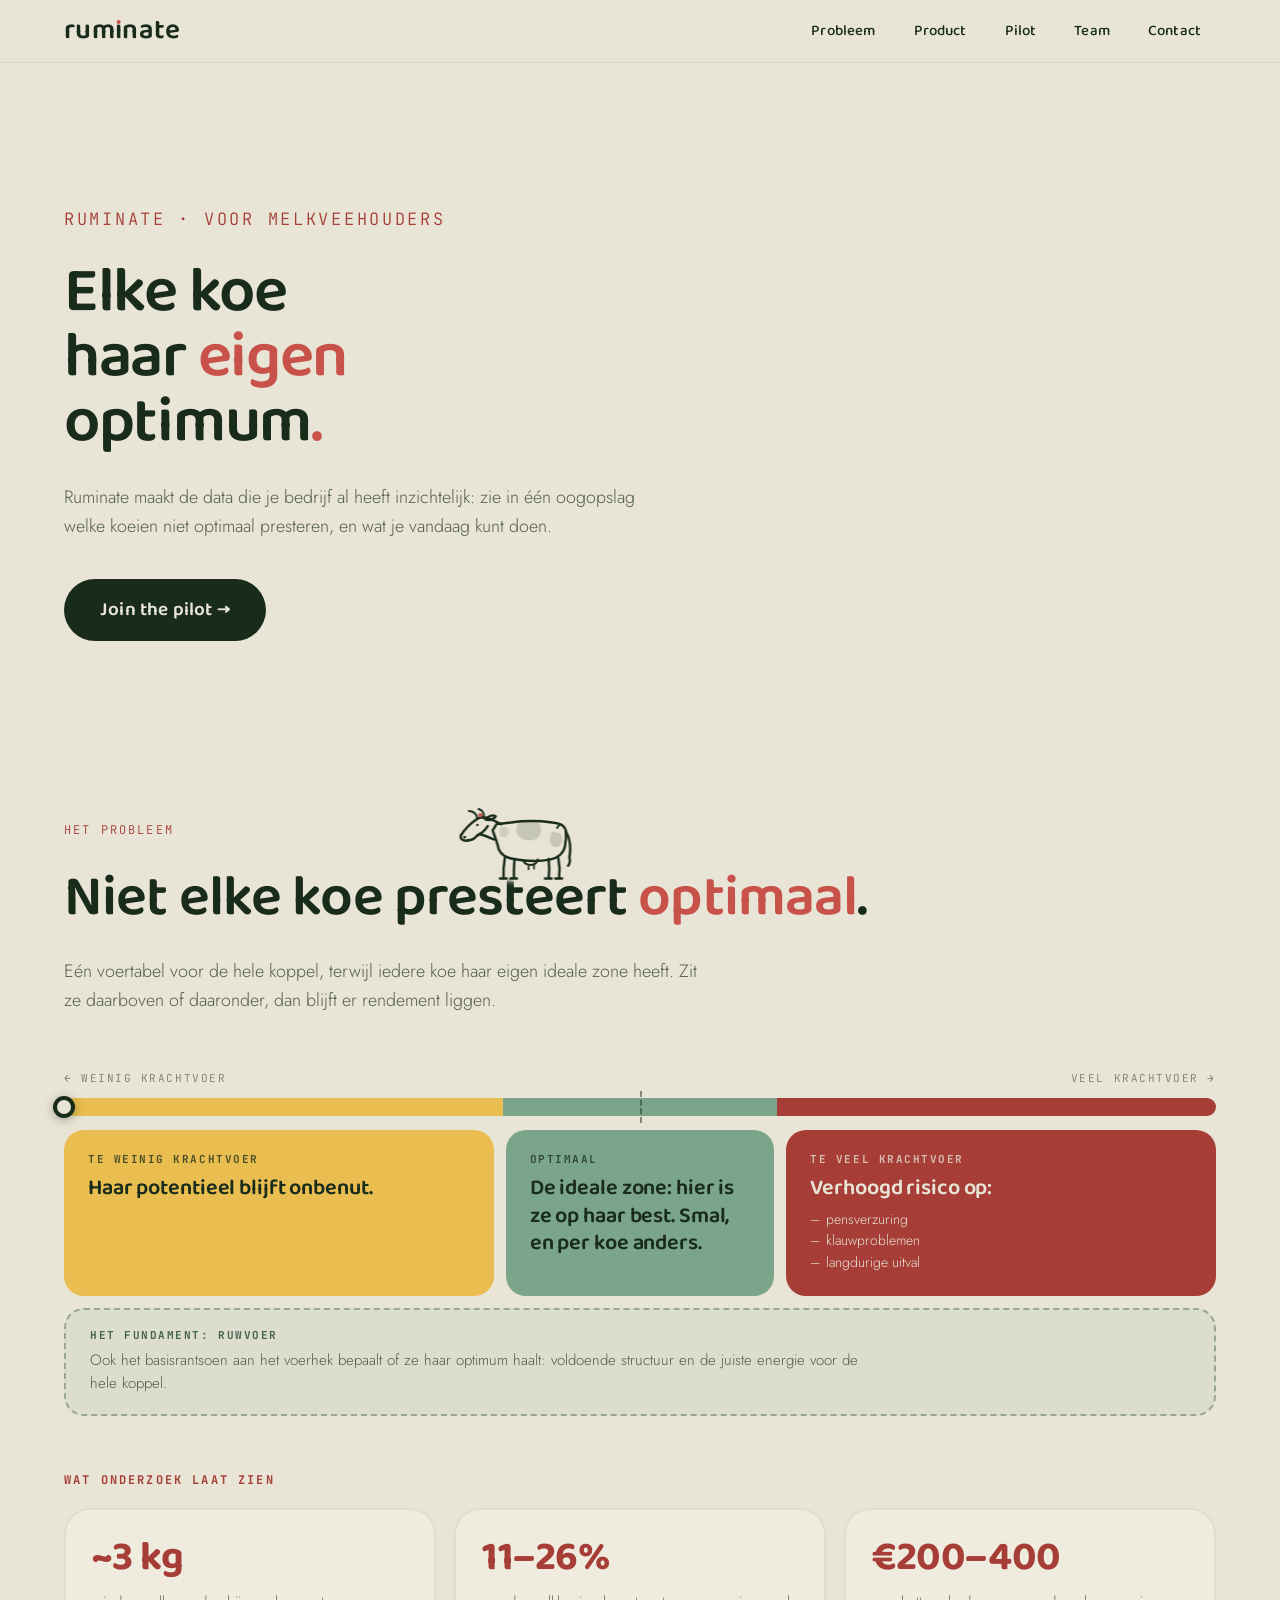
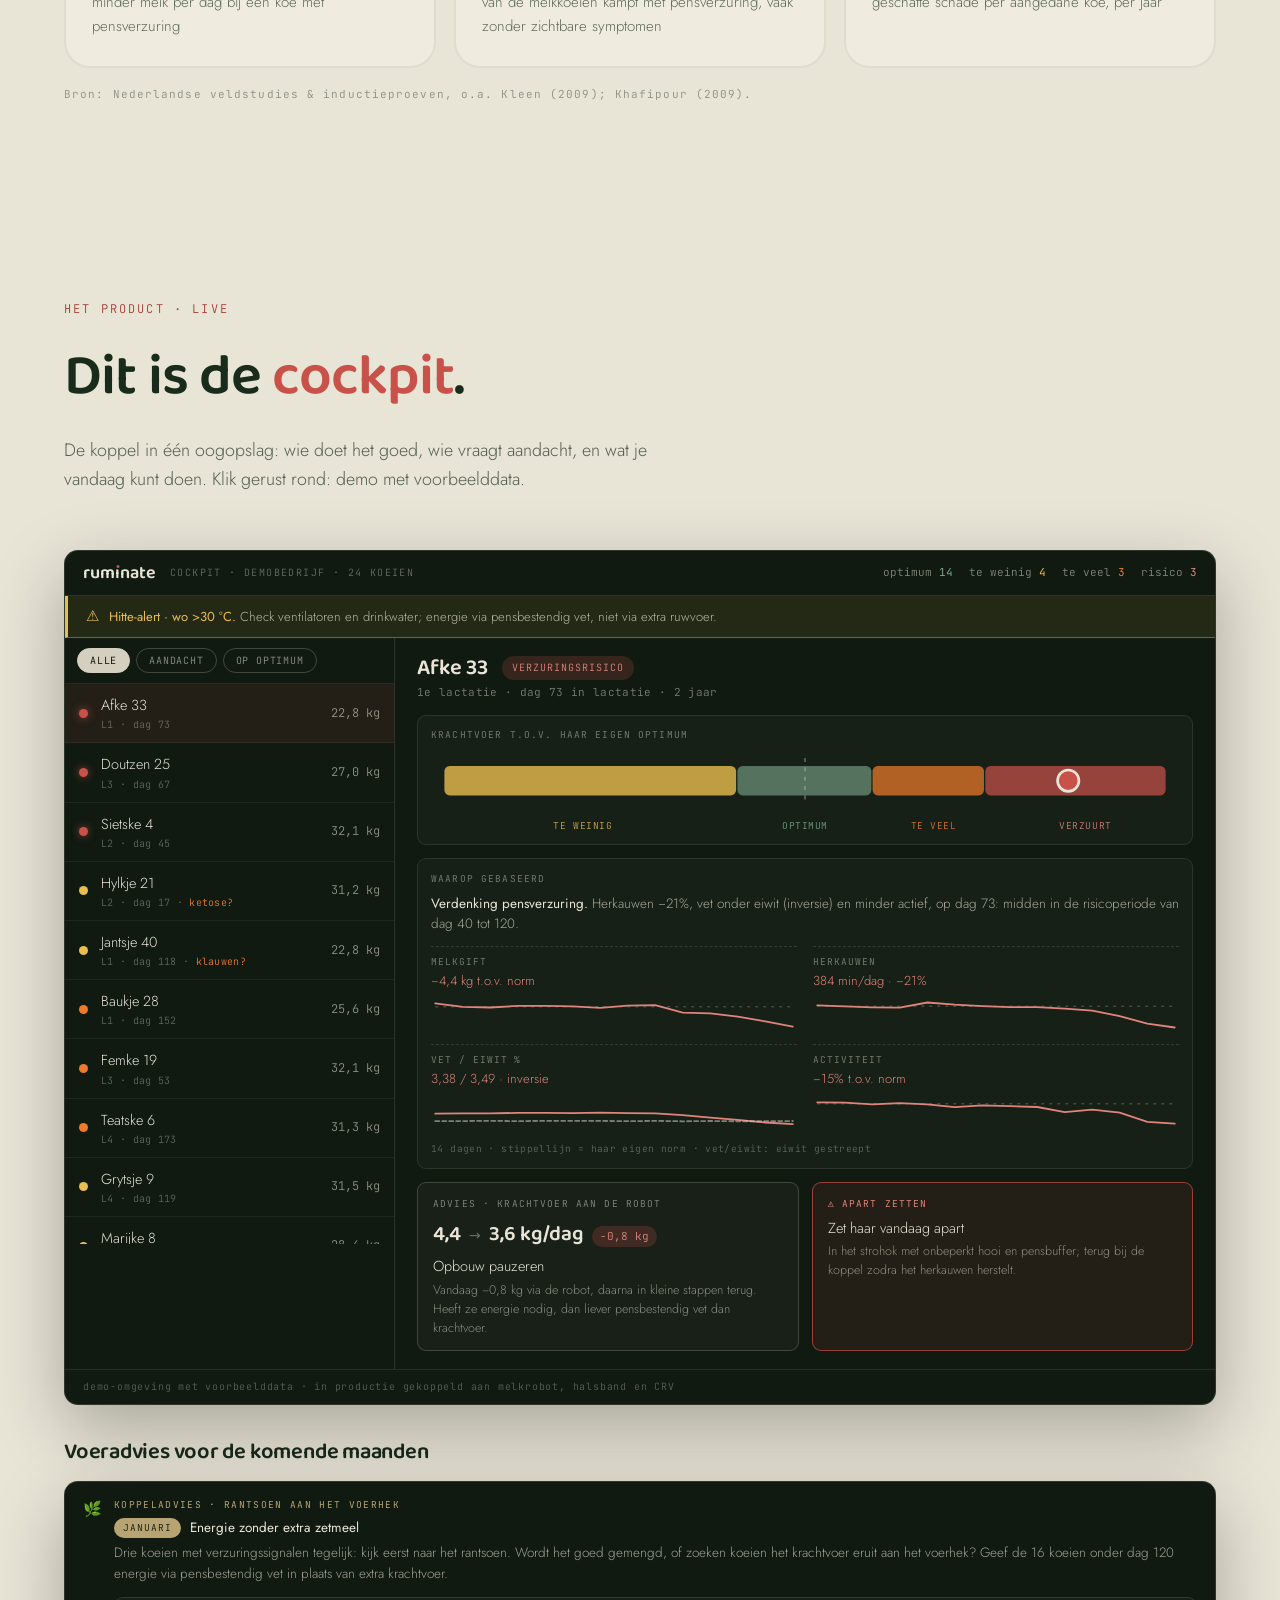
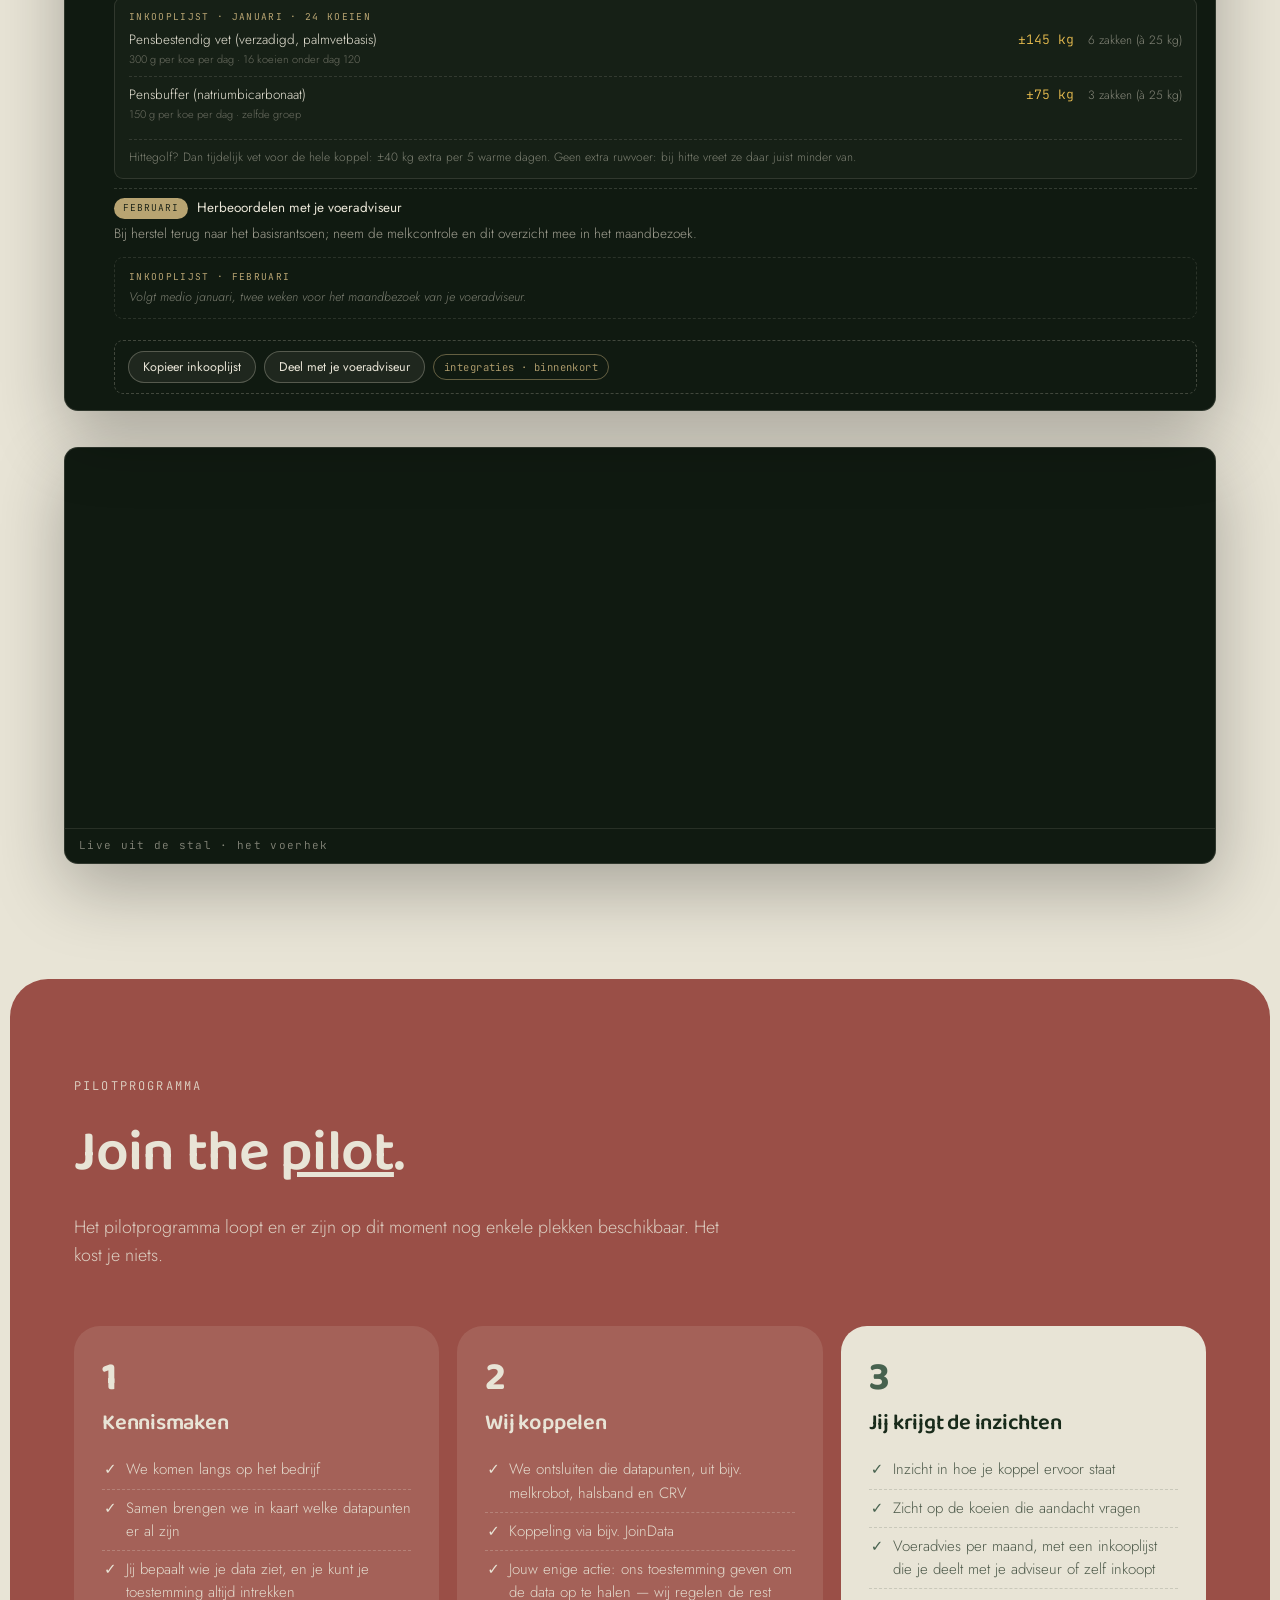
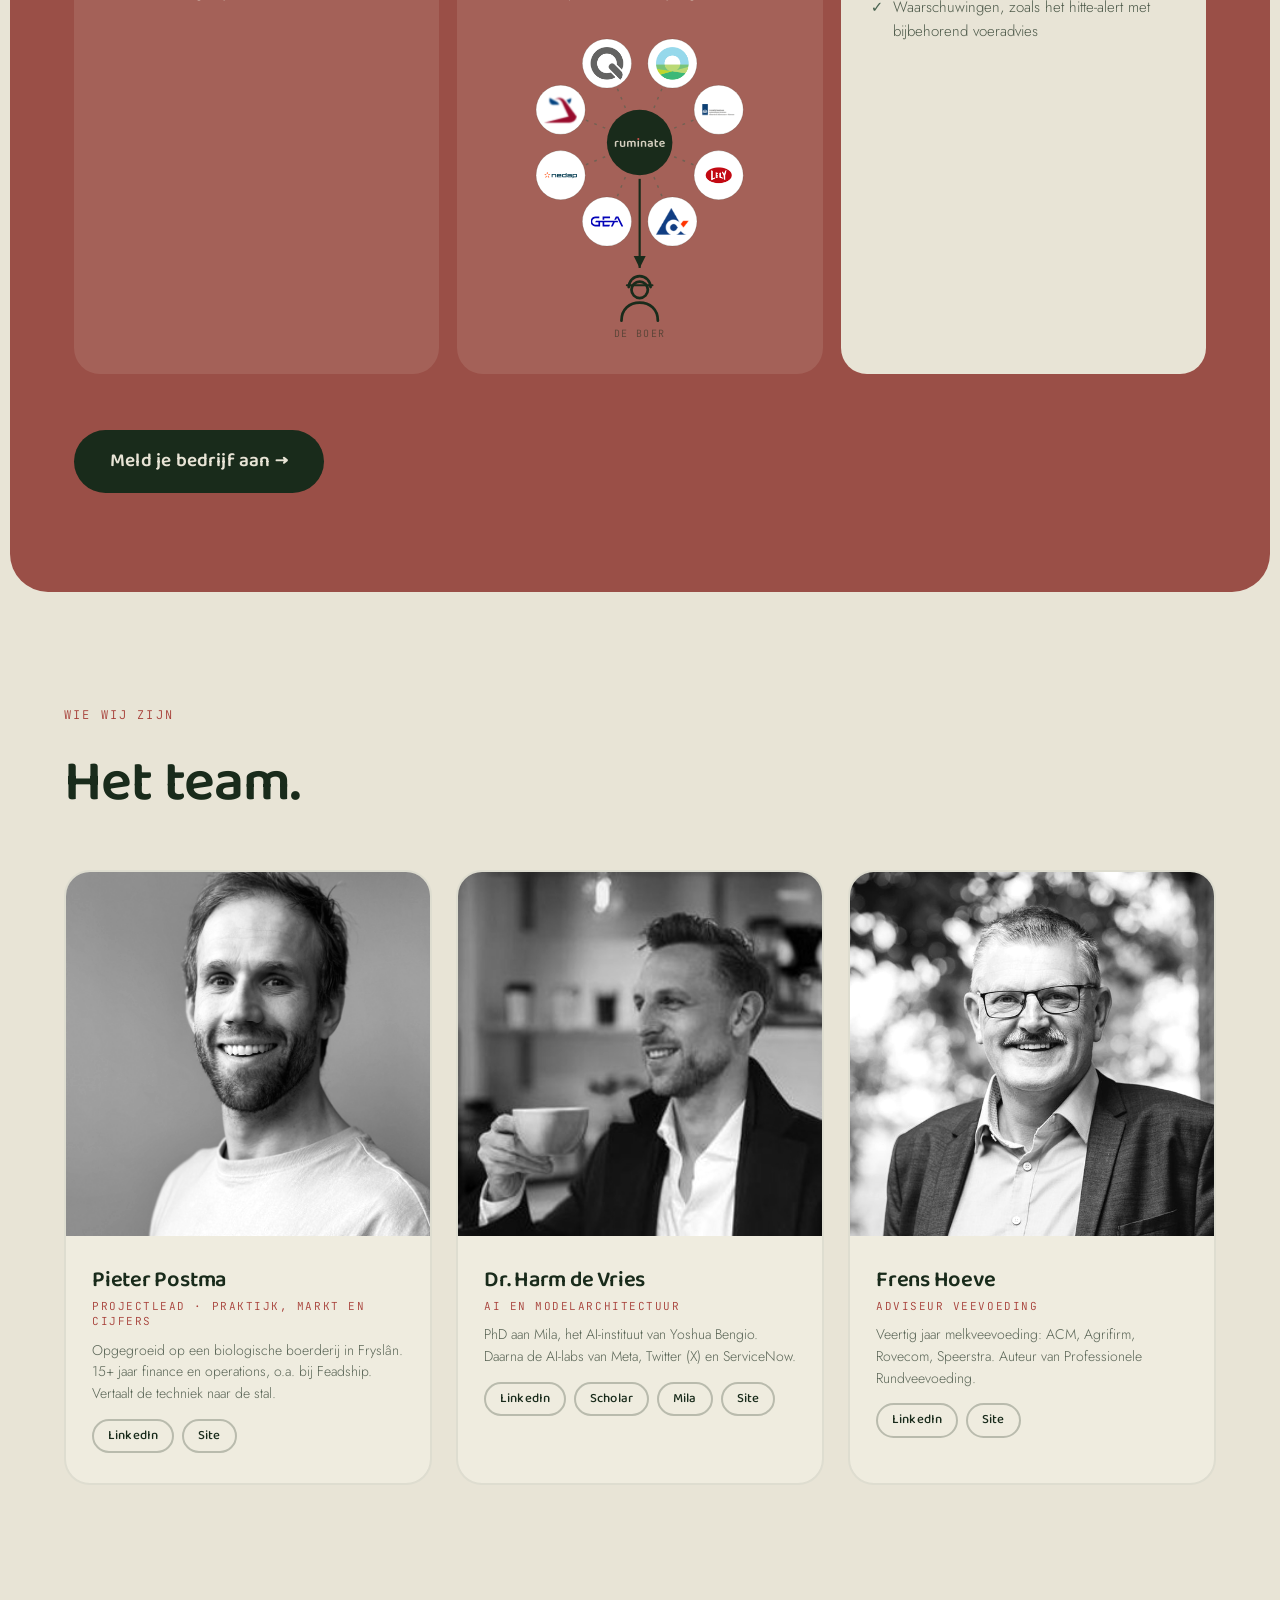
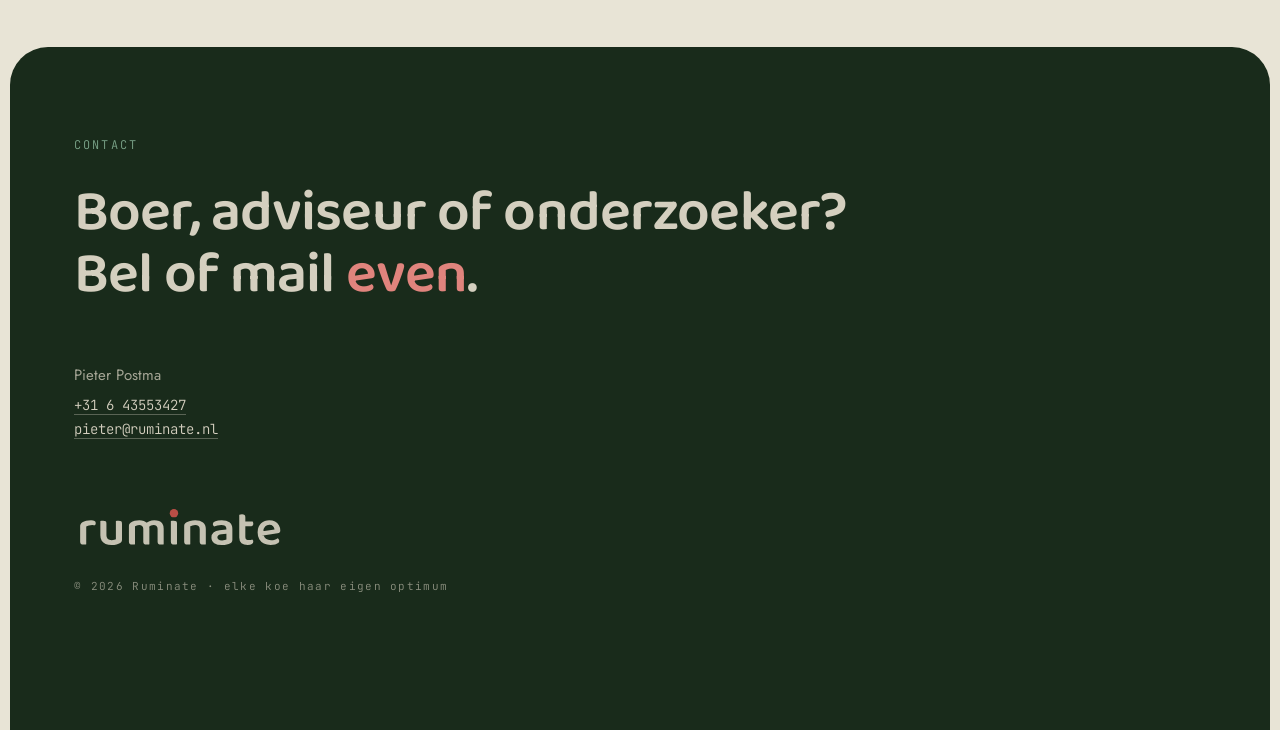
<file: astro/index.html>
<!DOCTYPE html><html lang="nl"> <head><meta charset="UTF-8"><meta name="viewport" content="width=device-width, initial-scale=1"><title>Ruminate · inzicht per koe</title><meta name="description" content="Ruminate maakt de data van je melkveebedrijf inzichtelijk: zie welke koeien niet optimaal presteren. Gratis pilotprogramma."><link rel="icon" href="branding/ruminate-icon-32.png"><link rel="preconnect" href="https://fonts.googleapis.com"><link rel="preconnect" href="https://fonts.gstatic.com" crossorigin><link href="https://fonts.googleapis.com/css2?family=Baloo+2:wght@500;600;700&family=Jost:wght@300;400;500&family=JetBrains+Mono:wght@300;400&display=swap" rel="stylesheet"><link rel="stylesheet" href="styles.css"></head> <body> <header id="kop"> <a class="woordmerk" href="#top">rum<span class="rum-i">ı</span>nate</a> <nav> <a href="#probleem">Probleem</a> <a href="#product">Product</a> <a href="#pilot">Pilot</a> <a href="#team">Team</a> <a href="#contact">Contact</a> </nav> </header> <main id="top"> <section class="blok hero"> <div class="binnen hero-grid"> <div class="hero-tekst"> <div class="kicker">Ruminate · voor melkveehouders</div> <h1>Elke koe<br>haar <span class="r">eigen</span><br>optimum<span class="r">.</span></h1> <p class="intro">Ruminate maakt de data die je bedrijf al heeft inzichtelijk: zie in één oogopslag welke koeien niet optimaal presteren, en wat je vandaag kunt doen.</p> <a class="knop reveal" style="margin-top:38px" href="#pilot">Join the pilot →</a> </div> <figure class="koefilm" aria-label="Grazende koe"> <div class="kader"><video autoplay muted loop playsinline preload="metadata" disablepictureinpicture src="media/grazende-koe.mp4?v=2"></video></div> </figure> </div> </section> <section class="blok" id="probleem" style="padding-top:6vh"> <div class="binnen"> <div class="kicker">Het probleem</div> <h2 class="reveal">Niet elke koe presteert <span class="r">optimaal</span>.</h2> <p class="intro reveal">Eén voertabel voor de hele koppel, terwijl iedere koe haar eigen ideale zone heeft. Zit ze daarboven of daaronder, dan blijft er rendement liggen.</p> <div class="lat-wrap reveal"> <div class="lat-schaal" aria-hidden="true"> <span class="s-min">←&nbsp;weinig krachtvoer</span><span class="s-max">veel krachtvoer&nbsp;→</span> </div> <div class="lat-balk" aria-hidden="true"> <i class="z1"></i><i class="z2"></i><i class="z3"></i> <span class="optimum-tik"></span> <span class="naald" title="Iedere koe zit ergens anders op de lat"></span> </div> <div class="lat"> <div class="links"><h4>Te weinig krachtvoer</h4><p>Haar potentieel blijft onbenut.</p></div> <div class="midden"><h4>Optimaal</h4><p>De ideale zone: hier is ze op haar best. Smal, en per koe anders.</p></div> <div class="rechts"><h4>Te veel krachtvoer</h4><p>Verhoogd risico op:</p> <ul class="lat-lijst"><li>pensverzuring</li><li>klauwproblemen</li><li>langdurige uitval</li></ul></div> </div> <div class="lat-basis reveal"><h4>Het fundament: ruwvoer</h4><p>Ook het basisrantsoen aan het voerhek bepaalt of ze haar optimum haalt: voldoende structuur en de juiste energie voor de hele koppel.</p></div> <div class="feiten reveal"> <h4>Wat onderzoek laat zien</h4> <div class="feiten-rij"> <div class="feit-kaart"><b>~3&nbsp;kg</b><span>minder melk per dag bij een koe met pensverzuring</span></div> <div class="feit-kaart"><b>11–26%</b><span>van de melkkoeien kampt met pensverzuring, vaak zonder zichtbare symptomen</span></div> <div class="feit-kaart"><b>€200–400</b><span>geschatte schade per aangedane koe, per jaar</span></div> </div> <div class="feiten-bron">Bron: Nederlandse veldstudies &amp; inductieproeven, o.a. Kleen (2009); Khafipour (2009).</div> </div> </div> </div> </section> <section class="blok" id="product"> <div class="binnen"> <div class="kicker">Het product · live</div> <h2 class="reveal">Dit is de <span class="r">cockpit</span>.</h2> <p class="intro reveal">De koppel in één oogopslag: wie doet het goed, wie vraagt aandacht, en wat je vandaag kunt doen. Klik gerust rond: demo met voorbeelddata.</p> <div class="product-rij reveal" style="margin-top:56px"> <div id="cockpit"></div> <h3 class="product-kop">Voeradvies voor de komende maanden</h3> <div id="koppeladvies" aria-label="Koppeladvies"></div> <figure class="product-film" aria-label="Koeien aan het voerhek"> <video autoplay muted loop playsinline preload="metadata" disablepictureinpicture src="media/koeien-eten.mp4?v=2"></video> <figcaption>Live uit de stal · het voerhek</figcaption> </figure> </div> </div> </section> <section class="blok rood-blok" id="pilot"> <div class="binnen"> <div class="kicker">Pilotprogramma</div> <h2 class="reveal">Join the <u>pilot</u>.</h2> <p class="intro reveal">Het pilotprogramma loopt en er zijn op dit moment nog enkele plekken beschikbaar. Het kost je niets.</p> <div class="pilotkaarten reveal"> <div class="pk"><div class="nr">1</div><h3>Kennismaken</h3> <ul><li>We komen langs op het bedrijf</li><li>Samen brengen we in kaart welke datapunten er al zijn</li><li>Jij bepaalt wie je data ziet, en je kunt je toestemming altijd intrekken</li></ul></div> <div class="pk"><div class="nr">2</div><h3>Wij koppelen</h3> <ul><li>We ontsluiten die datapunten, uit bijv. melkrobot, halsband en CRV</li><li>Koppeling via bijv. JoinData</li><li>Jouw enige actie: ons toestemming geven om de data op te halen — wij regelen de rest</li></ul> <div class="datakring reveal" aria-label="Datastromen komen samen bij Ruminate en gaan naar de boer"> <svg viewBox="0 0 340 348" xmlns="http://www.w3.org/2000/svg"> <defs> <marker id="dkpijl" viewBox="0 0 10 10" refX="8" refY="5" markerWidth="7" markerHeight="7" orient="auto"> <path d="M0 1 L8 5 L0 9 Z" fill="var(--groen)"></path> </marker> </defs> <g stroke="rgba(71,98,79,.55)" stroke-width="1.6"> <line class="stroom" x1="256.84467605606096" y1="163.97224264231843" x2="170" y2="128"></line><line class="stroom" x1="205.97224264231843" y1="214.84467605606096" x2="170" y2="128"></line><line class="stroom" x1="134.02775735768157" y1="214.84467605606096" x2="170" y2="128"></line><line class="stroom" x1="83.15532394393905" y1="163.97224264231846" x2="170" y2="128"></line><line class="stroom" x1="83.15532394393902" y1="92.02775735768162" x2="170" y2="128"></line><line class="stroom" x1="134.0277573576816" y1="41.15532394393904" x2="170" y2="128"></line><line class="stroom" x1="205.97224264231846" y1="41.15532394393905" x2="170" y2="128"></line><line class="stroom" x1="256.84467605606096" y1="92.02775735768158" x2="170" y2="128"></line> </g> <g> <circle cx="256.84467605606096" cy="163.97224264231843" r="27" fill="#fff" stroke="rgba(25,43,27,.15)"></circle> <image href="media/logos/lely.png" x="238.84467605606096" y="145.97224264231843" width="36" height="36" preserveAspectRatio="xMidYMid meet"></image> <title>Lely</title> </g><g> <circle cx="205.97224264231843" cy="214.84467605606096" r="27" fill="#fff" stroke="rgba(25,43,27,.15)"></circle> <image href="media/logos/delaval.png" x="187.97224264231843" y="196.84467605606096" width="36" height="36" preserveAspectRatio="xMidYMid meet"></image> <title>DeLaval</title> </g><g> <circle cx="134.02775735768157" cy="214.84467605606096" r="27" fill="#fff" stroke="rgba(25,43,27,.15)"></circle> <image href="media/logos/gea.svg" x="116.02775735768157" y="196.84467605606096" width="36" height="36" preserveAspectRatio="xMidYMid meet"></image> <title>GEA</title> </g><g> <circle cx="83.15532394393905" cy="163.97224264231846" r="27" fill="#fff" stroke="rgba(25,43,27,.15)"></circle> <image href="media/logos/nedap.svg" x="65.15532394393905" y="145.97224264231846" width="36" height="36" preserveAspectRatio="xMidYMid meet"></image> <title>Nedap</title> </g><g> <circle cx="83.15532394393902" cy="92.02775735768162" r="27" fill="#fff" stroke="rgba(25,43,27,.15)"></circle> <image href="media/logos/crv.png" x="65.15532394393902" y="74.02775735768162" width="36" height="36" preserveAspectRatio="xMidYMid meet"></image> <title>CRV</title> </g><g> <circle cx="134.0277573576816" cy="41.15532394393904" r="27" fill="#fff" stroke="rgba(25,43,27,.15)"></circle> <image href="media/logos/qlip.png" x="116.0277573576816" y="23.155323943939038" width="36" height="36" preserveAspectRatio="xMidYMid meet"></image> <title>Qlip</title> </g><g> <circle cx="205.97224264231846" cy="41.15532394393905" r="27" fill="#fff" stroke="rgba(25,43,27,.15)"></circle> <image href="media/logos/joindata.png" x="187.97224264231846" y="23.155323943939052" width="36" height="36" preserveAspectRatio="xMidYMid meet"></image> <title>JoinData</title> </g><g> <circle cx="256.84467605606096" cy="92.02775735768158" r="27" fill="#fff" stroke="rgba(25,43,27,.15)"></circle> <image href="media/logos/knmi.png" x="238.84467605606096" y="74.02775735768158" width="36" height="36" preserveAspectRatio="xMidYMid meet"></image> <title>KNMI</title> </g> <circle cx="170" cy="128" r="36" fill="var(--groen)"></circle> <image href="branding/ruminate-logo-creme.svg" x="141" y="117" width="58" height="22" preserveAspectRatio="xMidYMid meet"></image> <line x1="170" y1="168" x2="170" y2="266" stroke="var(--groen)" stroke-width="2.4" marker-end="url(#dkpijl)"></line> <g fill="none" stroke="var(--groen)" stroke-width="3" stroke-linecap="round"> <circle cx="170" cy="290" r="9"></circle> <path d="M158 287 a 12 12 0 0 1 24 0"></path> <path d="M156 285 h28" stroke-width="2.4"></path> <path d="M150 324 c 0 -13 9 -20 20 -20 s 20 7 20 20"></path> </g> <text x="170" y="342" text-anchor="middle" font-family="JetBrains Mono,monospace" font-size="11" letter-spacing="1.6" fill="rgba(25,43,27,.55)">DE BOER</text> </svg> </div></div> <div class="pk gratis"><div class="nr">3</div><h3>Jij krijgt de inzichten</h3> <ul><li>Inzicht in hoe je koppel ervoor staat</li><li>Zicht op de koeien die aandacht vragen</li><li>Voeradvies per maand, met een inkooplijst die je deelt met je adviseur of zelf inkoopt</li><li>Waarschuwingen, zoals het hitte-alert met bijbehorend voeradvies</li></ul></div> </div> <a class="knop" href="mailto:pilot@ruminate.nl?subject=Aanmelding%20pilotprogramma%20Ruminate">Meld je bedrijf aan →</a> </div> </section> <section class="blok" id="team"> <div class="binnen"> <div class="kicker">Wie wij zijn</div> <h2 class="reveal">Het team.</h2> <div class="team"> <div class="lid reveal"> <img src="team/pieter-postma-headshot.jpg" alt="Pieter Postma"> <div class="tekst"> <h3>Pieter Postma</h3><div class="rol">Projectlead · praktijk, markt en cijfers</div> <p>Opgegroeid op een biologische boerderij in Fryslân. 15+ jaar finance en operations, o.a. bij Feadship. Vertaalt de techniek naar de stal.</p> <div class="links"> <a href="https://www.linkedin.com/in/pieter-postma-b867252b" target="_blank" rel="noopener">LinkedIn</a><a href="https://www.novastarfinance.nl" target="_blank" rel="noopener">Site</a> </div> </div> </div><div class="lid reveal"> <img src="team/harm-de-vries-headshot.jpg" alt="Dr. Harm de Vries"> <div class="tekst"> <h3>Dr. Harm de Vries</h3><div class="rol">AI en modelarchitectuur</div> <p>PhD aan Mila, het AI-instituut van Yoshua Bengio. Daarna de AI-labs van Meta, Twitter (X) en ServiceNow.</p> <div class="links"> <a href="https://www.linkedin.com/in/harm-de-vries-8506ab57" target="_blank" rel="noopener">LinkedIn</a><a href="https://scholar.google.com/citations?user=LWrdpCsAAAAJ" target="_blank" rel="noopener">Scholar</a><a href="https://mila.quebec/en/directory/harm-de-vries" target="_blank" rel="noopener">Mila</a><a href="https://www.harmdevries.com/" target="_blank" rel="noopener">Site</a> </div> </div> </div><div class="lid reveal"> <img src="team/frens-hoeve-headshot.jpg?v=2" alt="Frens Hoeve"> <div class="tekst"> <h3>Frens Hoeve</h3><div class="rol">Adviseur veevoeding</div> <p>Veertig jaar melkveevoeding: ACM, Agrifirm, Rovecom, Speerstra. Auteur van Professionele Rundveevoeding.</p> <div class="links"> <a href="https://www.linkedin.com/in/frens-hoeve-6b059480" target="_blank" rel="noopener">LinkedIn</a><a href="https://melkveevoeding.jimdosite.com" target="_blank" rel="noopener">Site</a> </div> </div> </div> </div> </div> </section> <section class="voet" id="contact"> <div class="binnen"> <div class="kicker" style="color:var(--sage)">Contact</div> <h2 class="reveal">Boer, adviseur of onderzoeker?<br>Bel of mail <span class="r">even</span>.</h2> <div class="contact reveal"> <div><b>Pieter Postma</b><a href="tel:+31643553427">+31 6 43553427</a><br><a href="mailto:pieter@ruminate.nl">pieter@ruminate.nl</a></div> </div> <img class="logo" src="branding/ruminate-logo-creme.svg" alt="Ruminate"> <div class="fijn">© 2026 Ruminate · elke koe haar eigen optimum</div> </div> </section> </main> <script>
/* reveals, meekleurende header, video's en parallax — zelfde gedrag als de HTML-site */
(function(){
  var io = new IntersectionObserver(function(es){
    es.forEach(function(e){ if(e.isIntersecting){ e.target.classList.add('zichtbaar'); io.unobserve(e.target); } });
  }, { threshold: .15 });
  document.querySelectorAll('.reveal').forEach(function(el){ io.observe(el); });

  var kop = document.getElementById('kop');
  var donker = [].slice.call(document.querySelectorAll('.blok.donker,.rood-blok,.voet'));
  function check(){
    var op = donker.some(function(d){ var r = d.getBoundingClientRect(); return r.top < 56 && r.bottom > 56; });
    kop.classList.toggle('op-donker', op);
  }
  addEventListener('scroll', check, { passive: true }); check();

  var vids = [].slice.call(document.querySelectorAll('video'));
  if (matchMedia('(prefers-reduced-motion: reduce)').matches) {
    vids.forEach(function(v){ v.removeAttribute('autoplay'); v.pause(); });
    return;
  }
  var duw = function(){ vids.forEach(function(v){ v.play().catch(function(){}); }); };
  duw();
  ['click','scroll','touchstart','keydown'].forEach(function(ev){ addEventListener(ev, duw, { once: true, passive: true }); });
  var kv = document.querySelector('.koefilm video'), kk = document.querySelector('.koefilm .kader');
  if (kv && kk) {
    var teken = function(){
      var r = kk.getBoundingClientRect();
      var p = (r.top + r.height/2 - innerHeight/2) / innerHeight;
      kv.style.transform = 'scale(1.18) translateY(' + (p*40).toFixed(1) + 'px)';
    };
    addEventListener('scroll', teken, { passive: true }); addEventListener('resize', teken); teken();
  }
})();
</script> <script src="cockpit.js?v=8"></script> <script src="koe.js"></script> </body> </html>
</file>
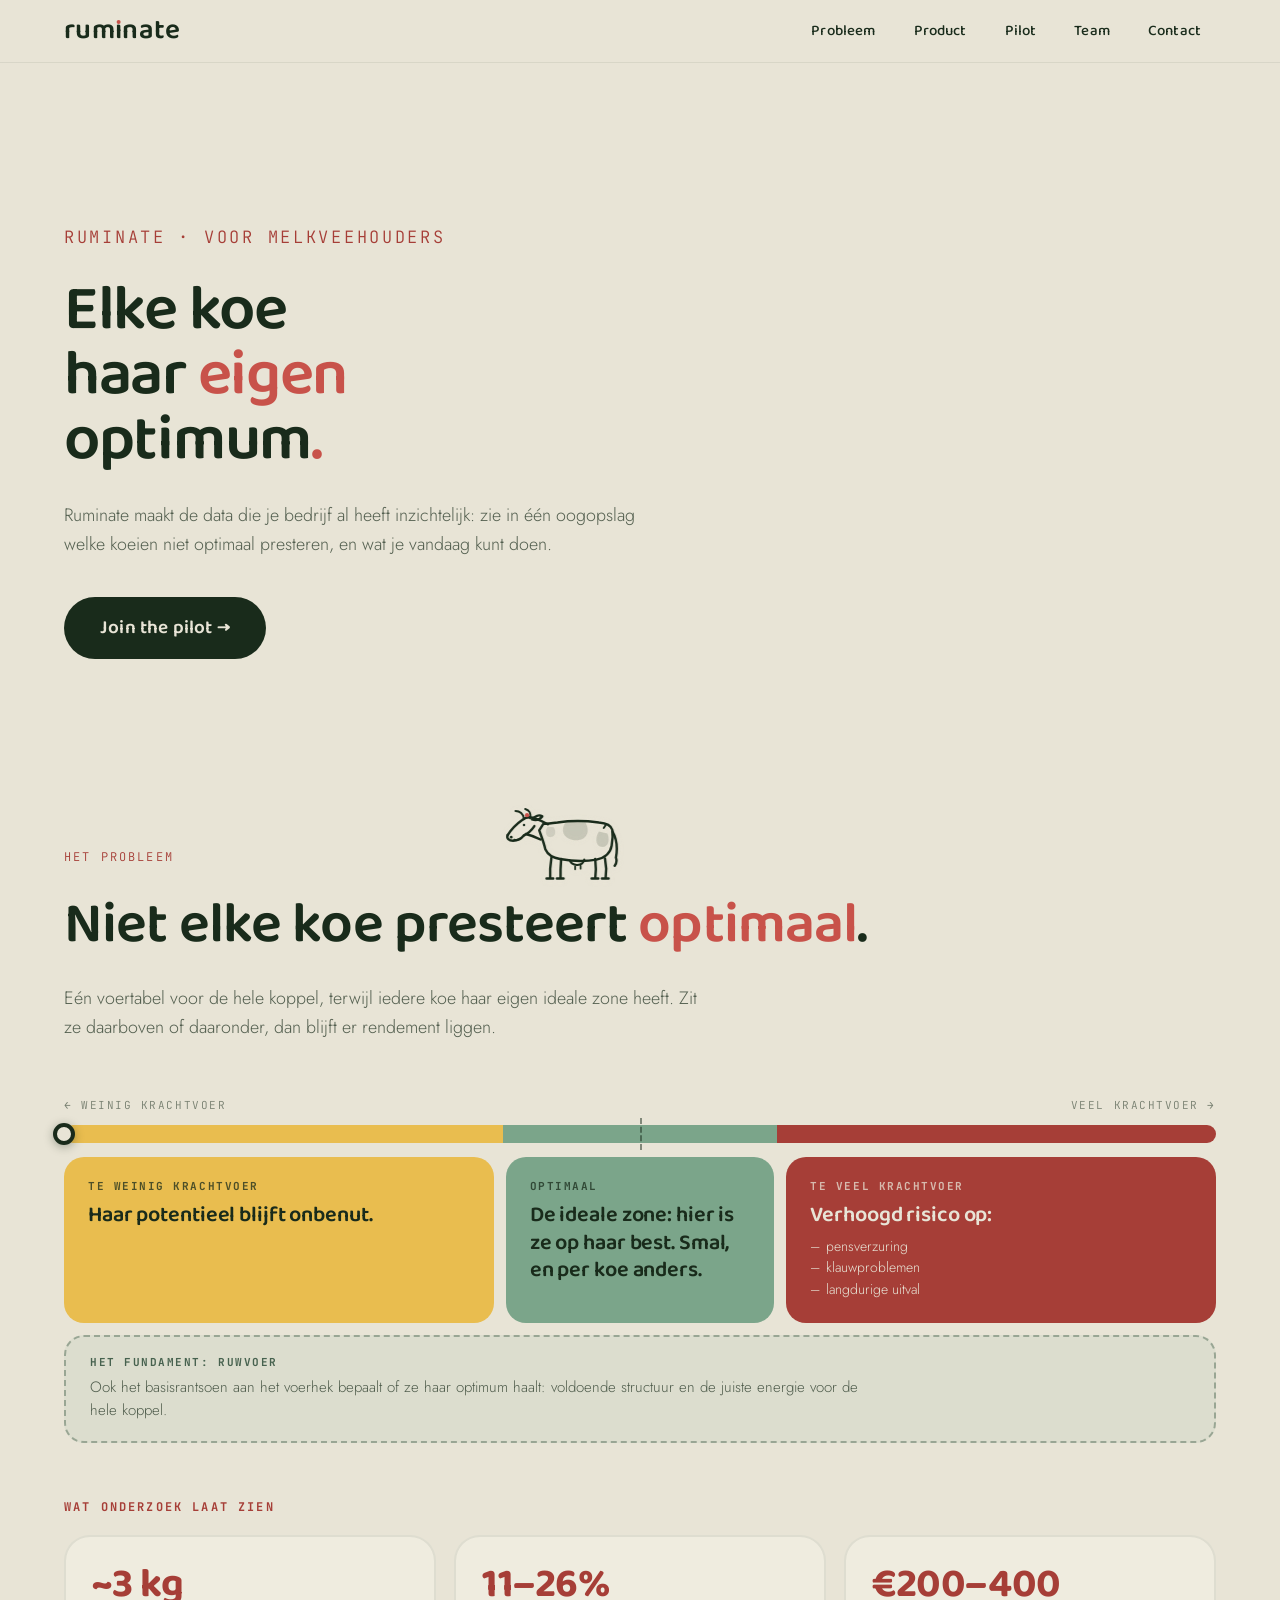
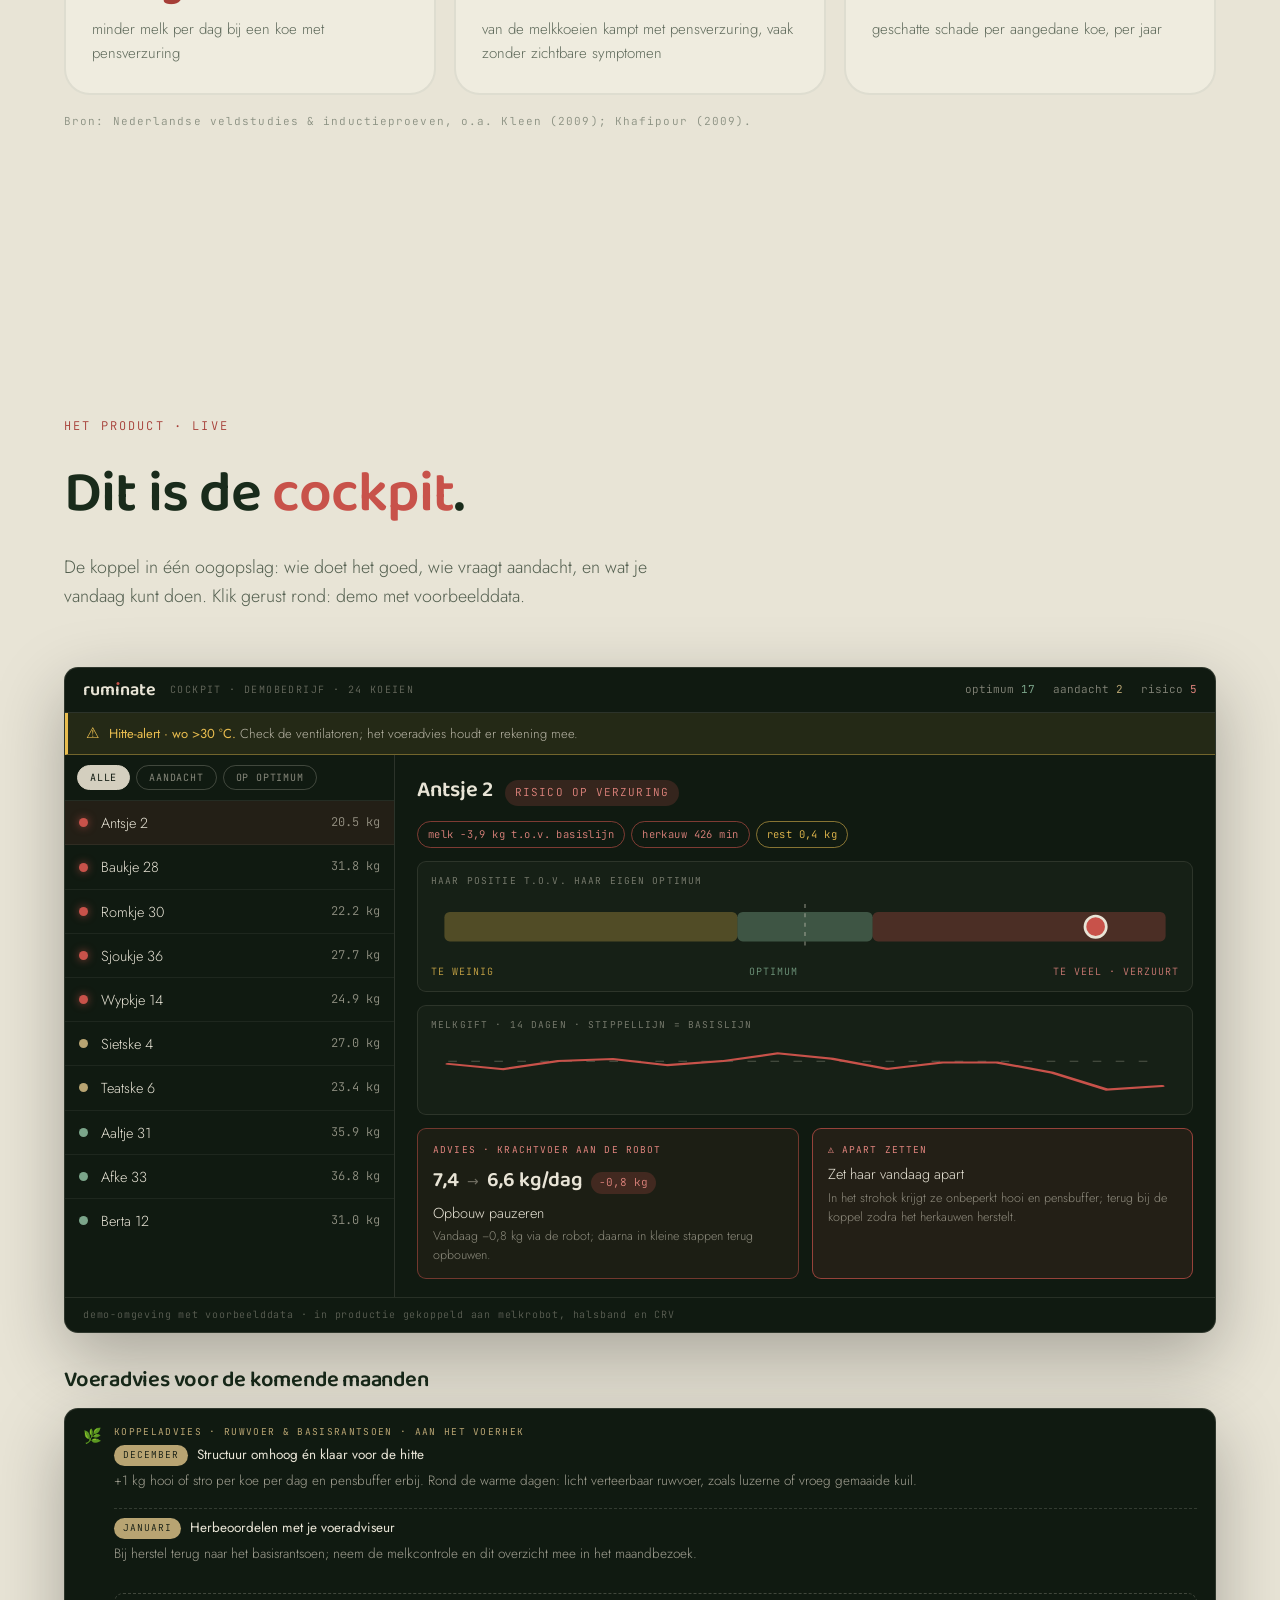
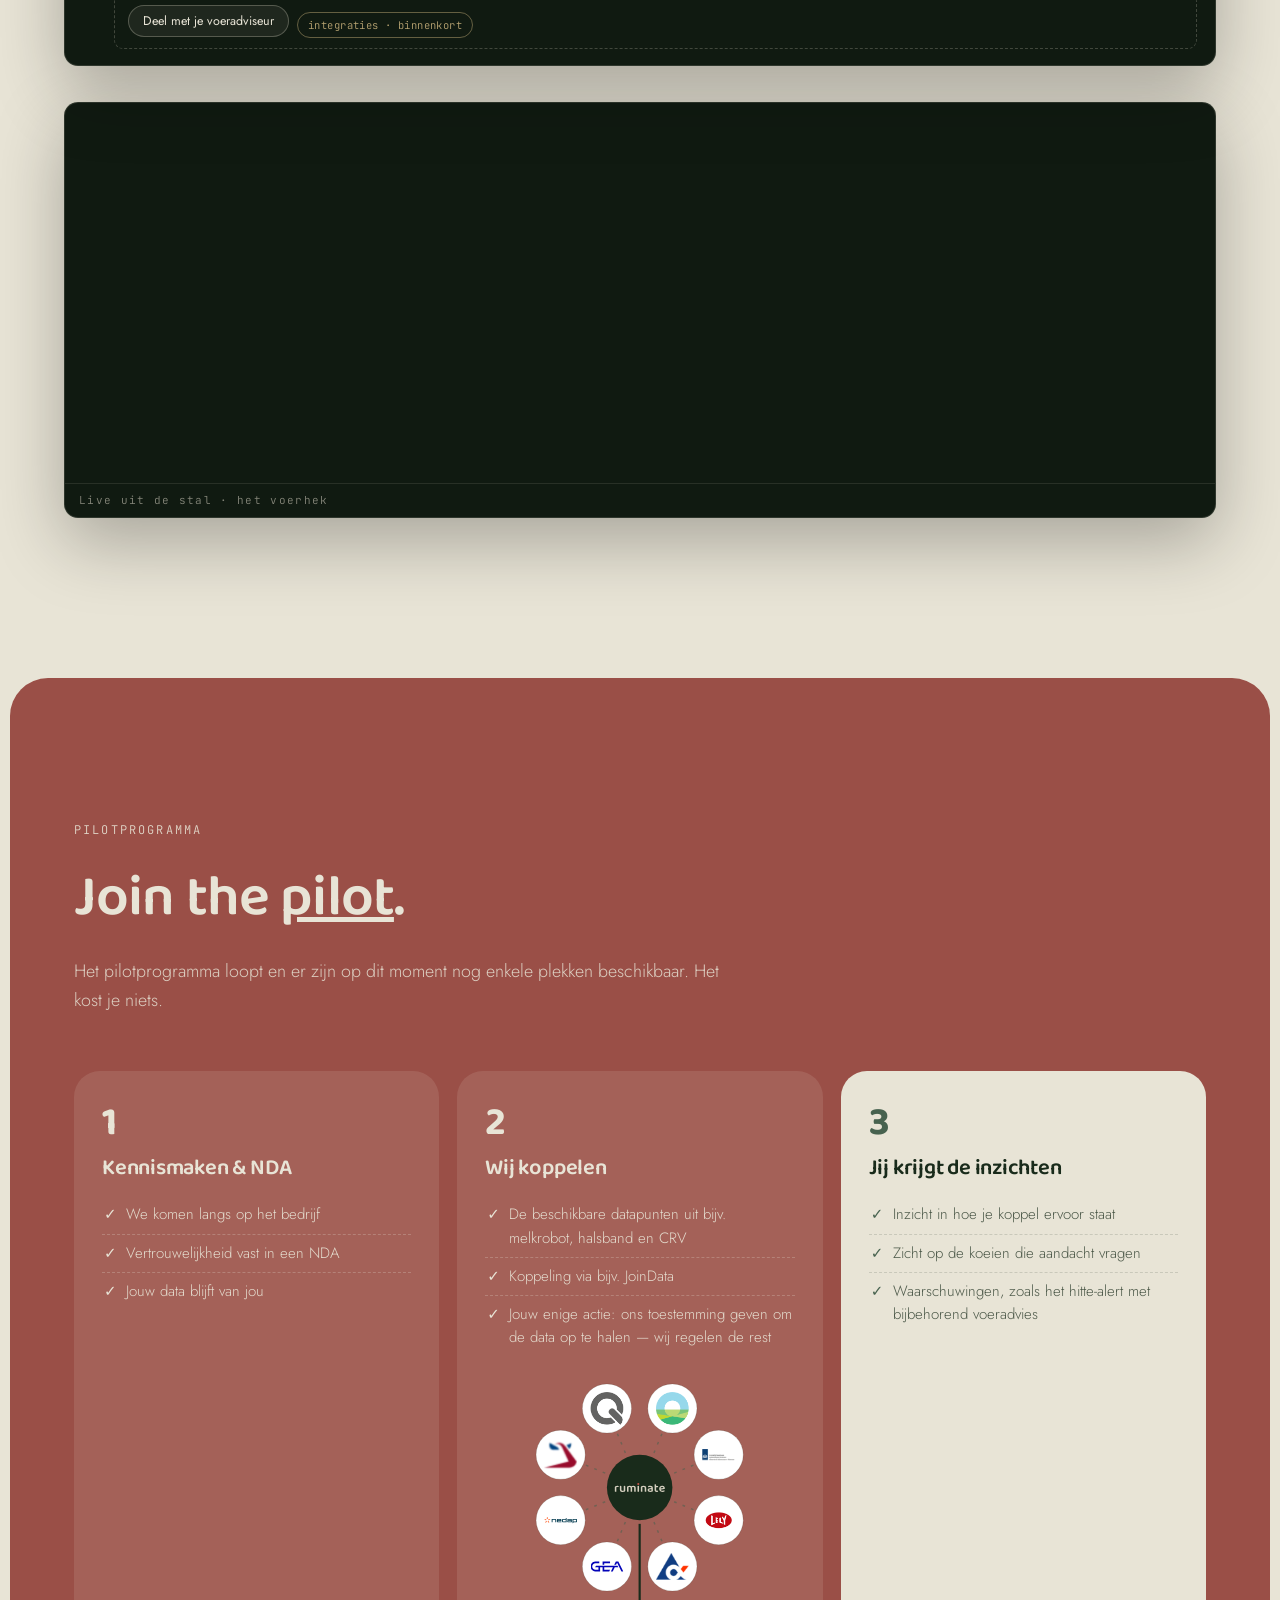
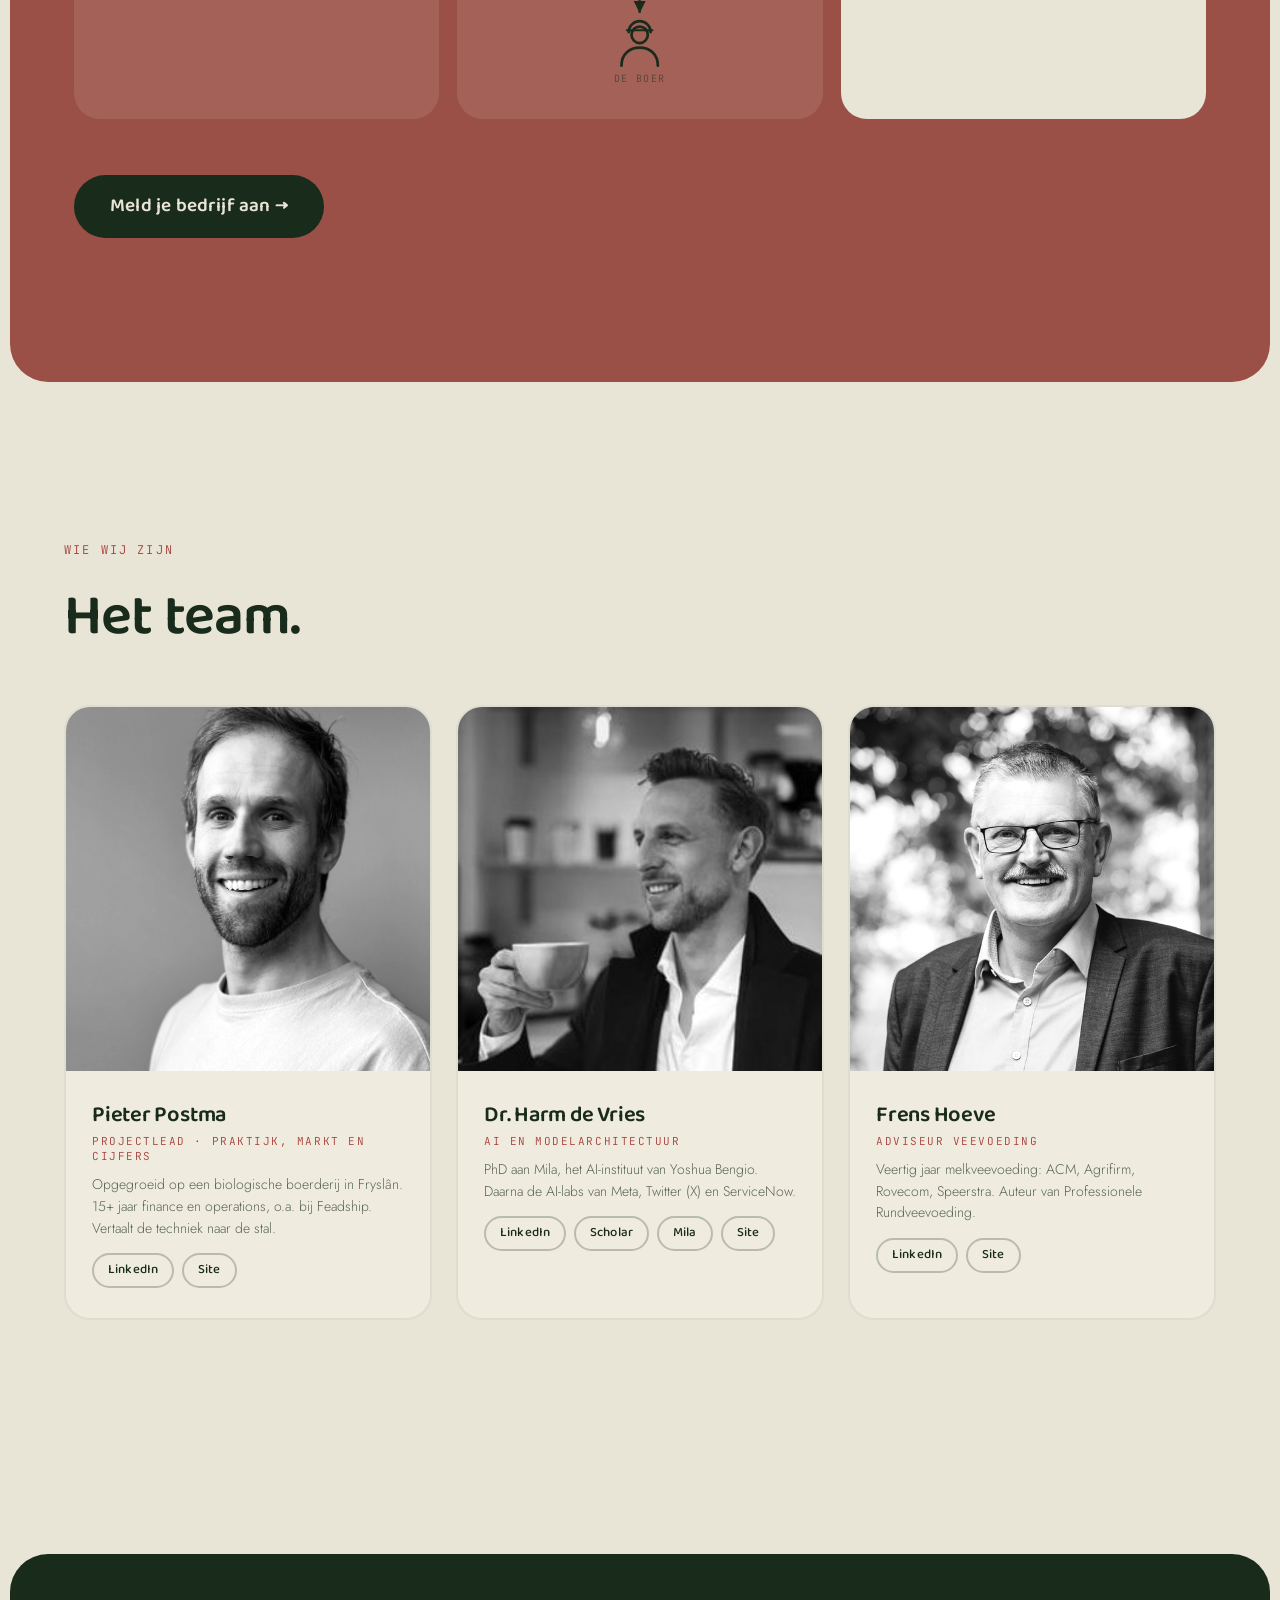
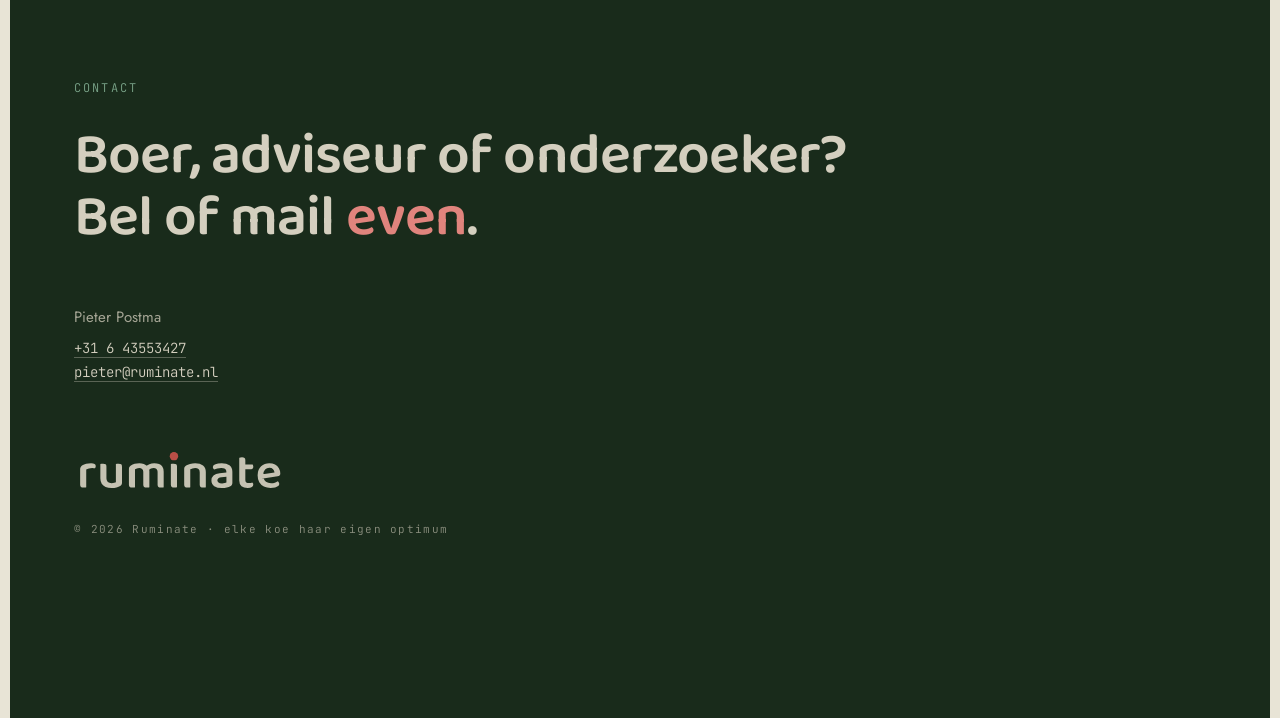
<file: react/index.html>
<!DOCTYPE html>
<html lang="nl">
<head>
<meta charset="UTF-8">
<meta name="viewport" content="width=device-width, initial-scale=1">
<title>Ruminate · inzicht per koe</title>
<meta name="description" content="Ruminate maakt de data van je melkveebedrijf inzichtelijk: zie welke koeien niet optimaal presteren. Gratis pilotprogramma.">
<link rel="icon" href="./branding/ruminate-icon-32.png">
<link rel="preconnect" href="https://fonts.googleapis.com">
<link rel="preconnect" href="https://fonts.gstatic.com" crossorigin>
<link href="https://fonts.googleapis.com/css2?family=Baloo+2:wght@500;600;700&family=Jost:wght@300;400;500&family=JetBrains+Mono:wght@300;400&display=swap" rel="stylesheet">
  <script type="module" crossorigin src="./assets/index-0aG14OK5.js"></script>
  <link rel="stylesheet" crossorigin href="./assets/index-BwUeMMPh.css">
</head>
<body>
<div id="root"></div>
</body>
</html>
</file>
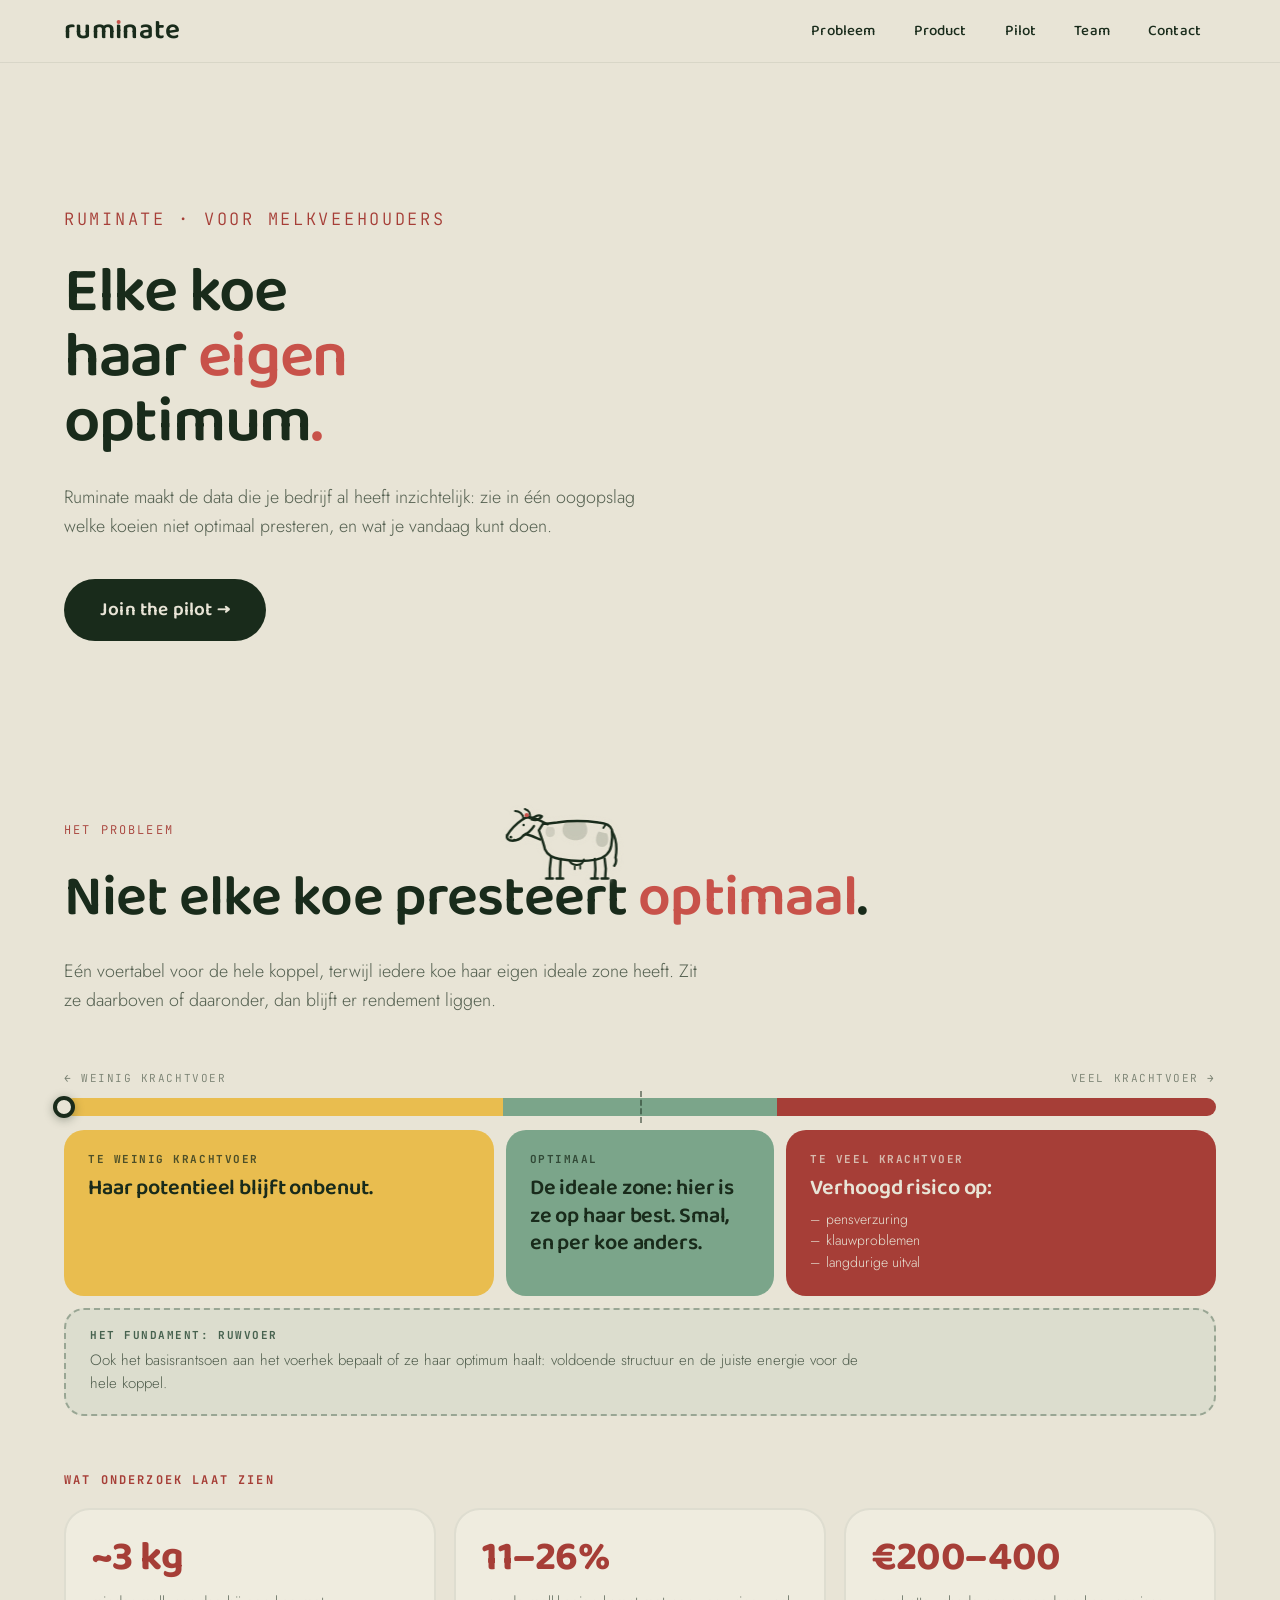
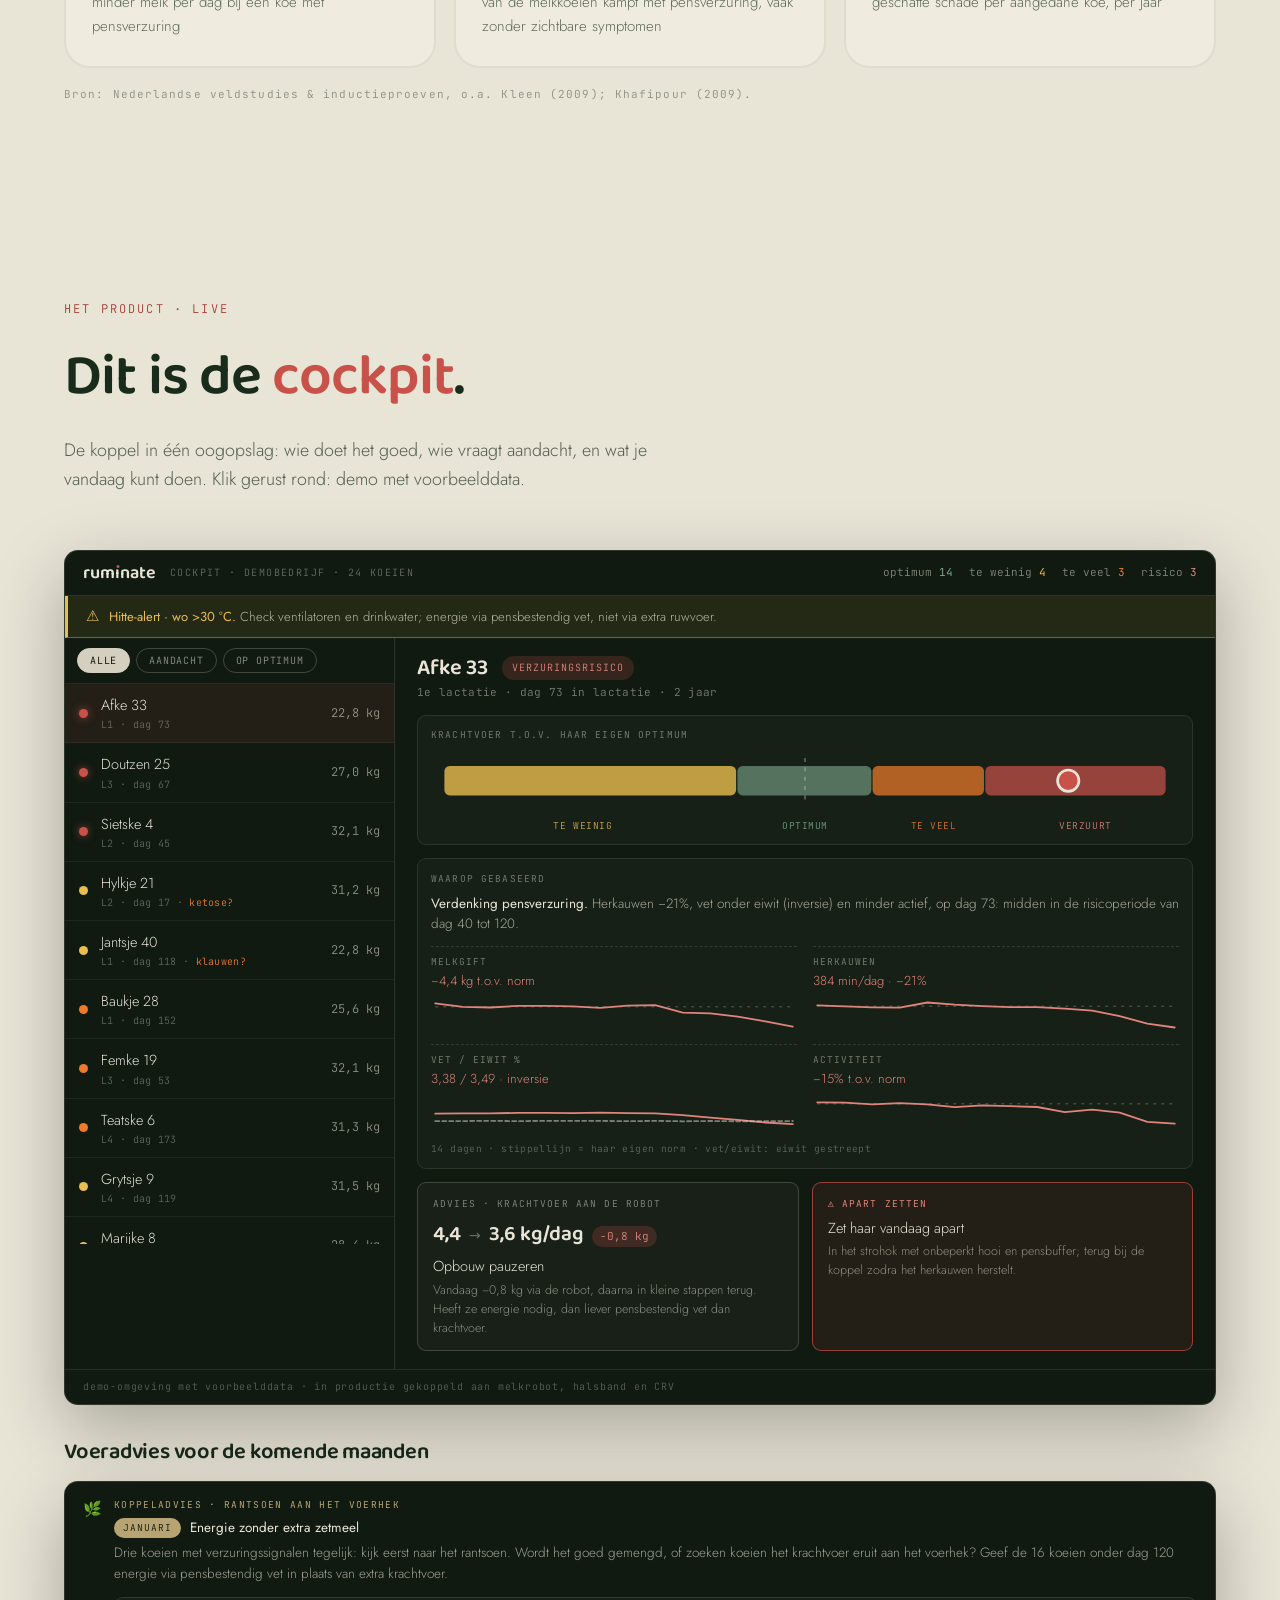
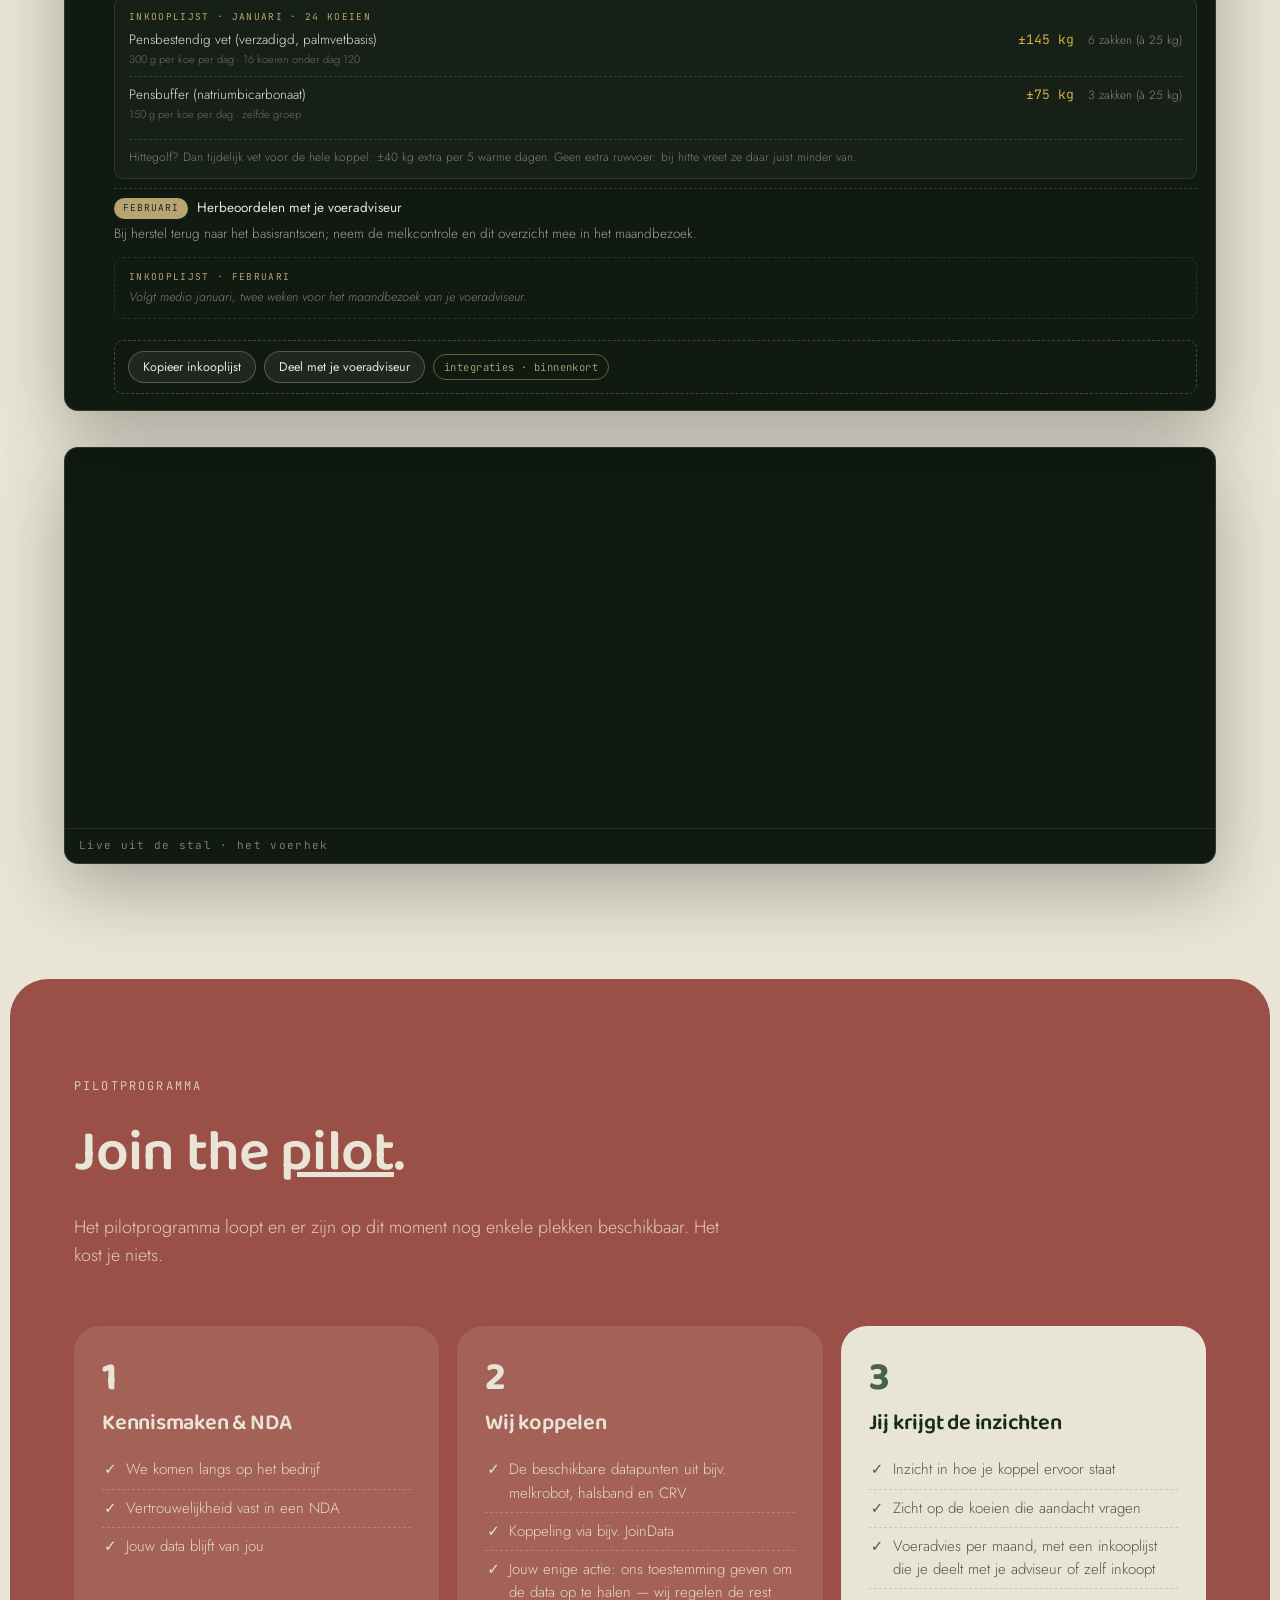
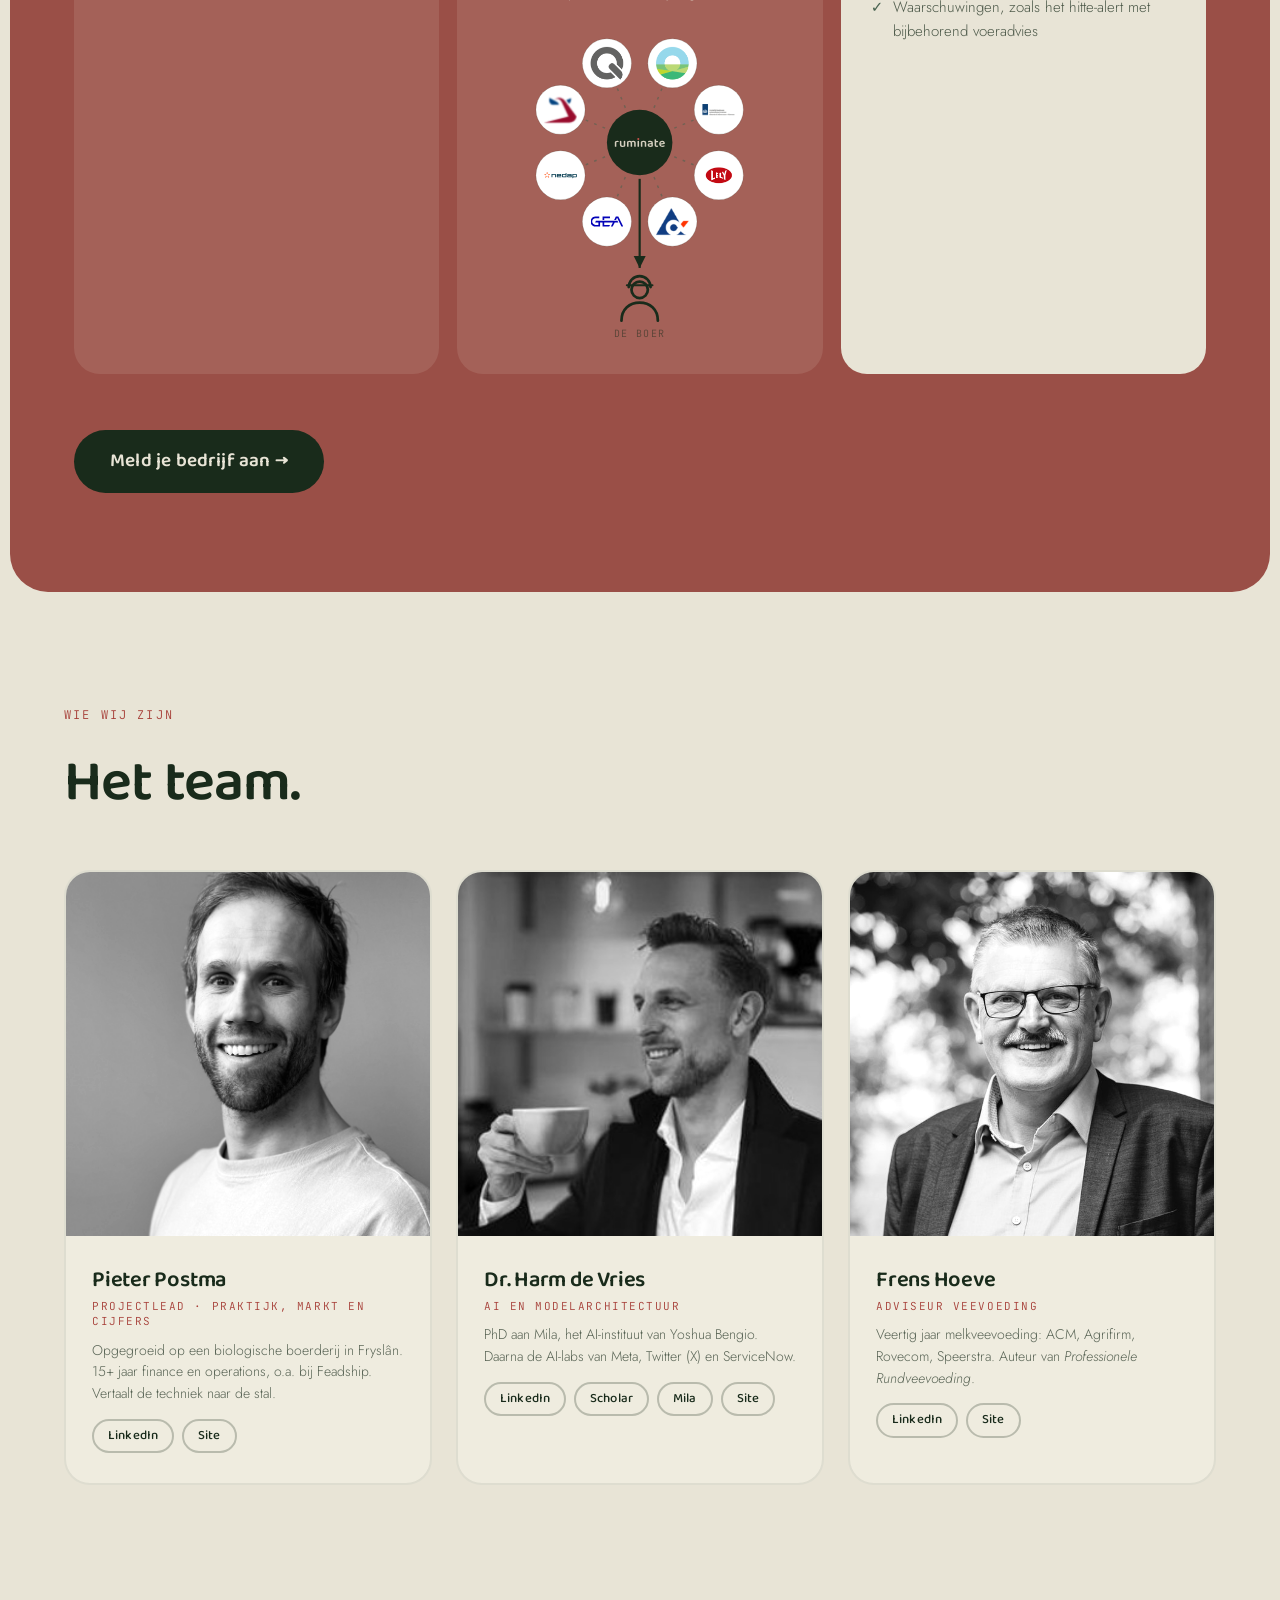
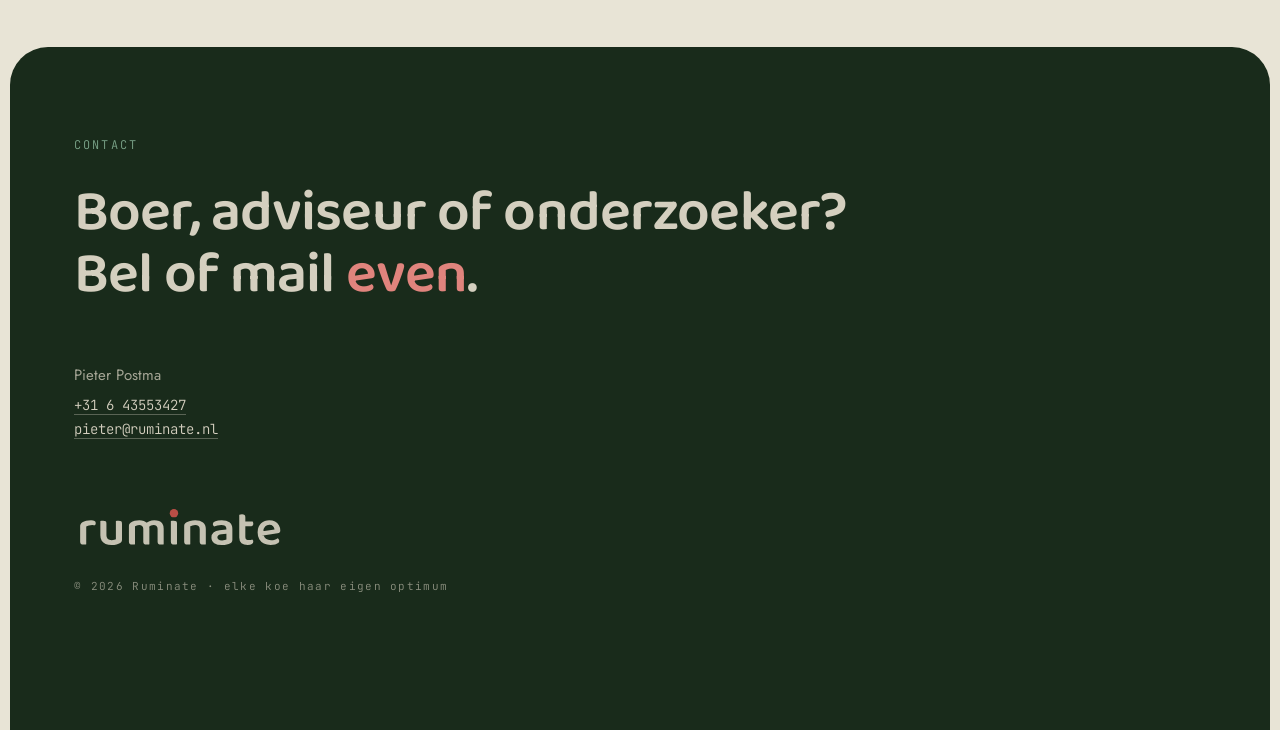
<file: erf.html>
<!DOCTYPE html>
<html lang="nl">
<head>
<meta charset="UTF-8">
<meta name="viewport" content="width=device-width, initial-scale=1">
<title>Ruminate · inzicht per koe</title>
<meta name="description" content="Ruminate maakt de data van je melkveebedrijf inzichtelijk: zie welke koeien niet optimaal presteren. Gratis pilotprogramma.">
<link rel="icon" href="branding/ruminate-icon-32.png">
<link rel="preconnect" href="https://fonts.googleapis.com">
<link rel="preconnect" href="https://fonts.gstatic.com" crossorigin>
<link href="https://fonts.googleapis.com/css2?family=Baloo+2:wght@500;600;700&family=Jost:wght@300;400;500&family=JetBrains+Mono:wght@300;400&display=swap" rel="stylesheet">
<style>
:root{
    --papier:#e8e4d6; --groen:#192b1b; --groen-2:#1e3221;
    /* de meelopende koe wisselt van lijnkleur boven donkere blokken */
    --creme:#d4cfbf; --rood:#c8524a; --sage:#7ba58a; --sage-d:#5c7f68; --goud:#b8a472;
    /* AA-varianten: --rood en --sage-d halen op papier geen 4,5:1 voor kleine tekst */
    --rood-diep:#a63e37;      /* kleine rode tekst en tekstdragende rode vlakken */
    --rood-licht:#e0847d;     /* rood accent op donkergroen */
    --sage-tekst:#47624f;     /* kleine groene tekst en tekstdragende groene vlakken */
    --geel:#e9bd4f;
    --terra:#9a4f47;          /* pilotblok, met papier-tekst op 4,6:1 */
    --merk:'Baloo 2',system-ui,sans-serif;
    --sans:'Jost',system-ui,sans-serif;
    --mono:'JetBrains Mono',Consolas,monospace;
    /* typeschaal (major third-achtig, rem-gebaseerd)
       display > h2 > h3 22 > body-l 17-19 > body 15 > body-s 14 > label 12 > label-s 11 */
    --t-display:clamp(3.25rem,7.5vw,7rem);
    --t-h2:clamp(2.25rem,4.5vw,4rem);
    --t-h3:1.375rem;
    --t-cijfer:clamp(2.25rem,3.2vw,3.25rem);
    --t-body-l:clamp(1.0625rem,1.4vw,1.1875rem);
    --t-body:.9375rem;
    --t-body-s:.875rem;
    --t-label:.75rem;
    --t-label-s:.6875rem;
    --koe-lijn:var(--groen); --koe-accent:var(--rood);
    --koe-breedte:140px; --koe-bodem:6px;
}
*{margin:0;padding:0;box-sizing:border-box}
html{scroll-behavior:smooth}
body{background:var(--papier);color:var(--groen);font-family:var(--sans);font-weight:300;font-size:1rem;line-height:1.6;overflow-x:hidden}
::selection{background:var(--rood);color:var(--papier)}

header{position:fixed;inset:0 0 auto 0;z-index:80;display:flex;justify-content:space-between;align-items:center;padding:12px 5vw;background:rgba(232,228,214,.85);backdrop-filter:blur(10px);-webkit-backdrop-filter:blur(10px);border-bottom:1px solid rgba(25,43,27,.08);transition:background .26s ease-out,border-color .26s ease-out}
header.op-donker{background:rgba(20,30,21,.78);border-bottom-color:rgba(212,207,191,.12)}
header.op-donker .woordmerk{color:var(--creme)}
header.op-donker nav a{color:rgba(212,207,191,.7)}
.woordmerk{font-family:var(--merk);font-weight:600;font-size:1.75rem;letter-spacing:.012em;color:var(--groen);text-decoration:none;line-height:1;transition:color .26s ease-out}
.rum-i{position:relative;display:inline-block}
.rum-i::after{content:"";position:absolute;left:50%;transform:translateX(-50%);top:.09em;width:.17em;height:.17em;border-radius:50%;background:var(--rood)}
nav{display:flex;gap:8px}
nav a{font-family:var(--merk);font-weight:500;font-size:var(--t-body);letter-spacing:.01em;color:var(--groen);text-decoration:none;padding:7px 15px;border-radius:99px;transition:background-color .2s ease-out,color .2s ease-out}
nav a:hover{background:var(--rood-diep);color:var(--papier)}

.blok{padding:11vh 5vw;position:relative}
.blok.donker{background:var(--groen);color:var(--creme);border-radius:38px;margin:16px 10px}
.blok.rood-blok{background:var(--terra);color:var(--papier);border-radius:38px;margin:16px 10px}
.binnen{max-width:1160px;margin:0 auto}
.kicker{font-family:var(--mono);font-size:var(--t-label);line-height:1.4;letter-spacing:.18em;text-transform:uppercase;color:var(--rood-diep);margin-bottom:28px}
.donker .kicker{color:var(--sage)} .rood-blok .kicker{color:rgba(232,228,214,.9)}
h1,h2{font-family:var(--merk);font-weight:600}
h1{font-size:var(--t-display);line-height:1.02;letter-spacing:-.02em}
h2{font-size:var(--t-h2);line-height:1.08;letter-spacing:-.015em;max-width:14em}
h1 .r,h2 .r{color:var(--rood)} .donker h2 .r{color:var(--rood-licht)}
h1 .s,h2 .s{color:var(--sage-d)} .donker h2 .s{color:var(--sage)}
.intro{font-size:var(--t-body-l);line-height:1.6;max-width:36em;margin-top:28px;color:rgba(25,43,27,.72)}
.donker .intro{color:rgba(212,207,191,.72)} .rood-blok .intro{color:rgba(232,228,214,.85)}

/* hero */
.hero{min-height:0;display:flex;flex-direction:column;justify-content:center;padding-top:15vh;padding-bottom:6vh}
/* hero: tekst links, grazende koe rechts */
.hero-grid{display:grid;grid-template-columns:1.1fr .9fr;gap:clamp(14px,2.5vw,36px);align-items:center}
.hero-grid h1{font-size:clamp(2.75rem,5vw,5rem)}
.hero .kicker{font-size:1.0625rem;letter-spacing:.16em}
.hero-grid .koefilm{padding:0;justify-self:start;width:min(380px,100%)}
@media (max-width:860px){.hero-grid{grid-template-columns:1fr}.hero-grid .koefilm{justify-self:center;margin-top:8px}}
.koefilm{display:flex;flex-direction:column;align-items:center;gap:20px;padding:0 5vw 5vh}
.koefilm .kader{width:min(460px,86vw);aspect-ratio:834/1050;overflow:hidden;
    -webkit-mask-image:radial-gradient(ellipse 68% 62% at 50% 46%,#000 50%,transparent 78%);
    mask-image:radial-gradient(ellipse 68% 62% at 50% 46%,#000 50%,transparent 78%)}
.koefilm video{width:100%;height:100%;object-fit:cover;filter:saturate(.72) contrast(.97) brightness(1.05) sepia(.12);
    transform:scale(1.18);will-change:transform}
.koefilm figcaption{font-family:var(--mono);font-size:var(--t-label-s);line-height:1.4;letter-spacing:.14em;text-transform:uppercase;color:rgba(25,43,27,.68)}
.product-rij{display:flex;flex-direction:column;gap:20px}
.product-kop{font-family:var(--merk);font-weight:600;font-size:var(--t-h3);line-height:1.25;letter-spacing:-.01em;color:var(--groen);margin:14px 0 -6px}
.product-film{margin:16px 0 0;display:flex;flex-direction:column;background:#101a11;border:1px solid rgba(212,207,191,.16);
    border-radius:14px;overflow:hidden;box-shadow:0 24px 70px rgba(0,0,0,.28)}
.product-film video{width:100%;height:clamp(220px,30vw,380px);object-fit:cover}
.product-film figcaption{padding:9px 14px;border-top:1px solid rgba(212,207,191,.12);
    font-family:var(--mono);font-size:var(--t-label-s);line-height:1.4;letter-spacing:.12em;color:rgba(212,207,191,.6)}
.koe svg *{transition:stroke .35s ease,fill .35s ease}
.hero .badges{display:flex;gap:10px;flex-wrap:wrap;margin-top:36px}
.badge{font-family:var(--merk);font-weight:500;font-size:var(--t-body);letter-spacing:.01em;padding:9px 20px;border-radius:99px;border:2px solid var(--groen)}
.badge.b1{background:var(--groen);color:var(--papier)}
.badge.b2{border-color:var(--rood-diep);color:var(--rood-diep)}
.badge.b3{border-color:var(--sage-tekst);color:var(--sage-tekst)}

/* kaarten */
.kaarten{display:grid;grid-template-columns:repeat(3,1fr);gap:18px;margin-top:56px}
@media (max-width:860px){.kaarten{grid-template-columns:1fr}}
.kaart{border-radius:26px;padding:34px 30px;background:rgba(232,228,214,.07);border:1px solid rgba(212,207,191,.16)}
.kaart b{display:block;font-family:var(--merk);font-weight:700;font-size:var(--t-cijfer);line-height:1;letter-spacing:-.01em;color:var(--rood-licht)}
.kaart.s b{color:var(--sage)}
.kaart span{display:block;margin-top:14px;font-size:var(--t-body);line-height:1.55;color:rgba(212,207,191,.7)}
.kaart.som{grid-column:1/-1;display:flex;align-items:center;gap:26px;flex-wrap:wrap;border-color:rgba(224,132,125,.4)}
.kaart.som b{font-size:var(--t-cijfer);flex:none}
.kaart.som span{margin-top:0;max-width:44em}
.kaart.som strong{font-weight:500;color:#e8e4d6}
.bron{margin-top:40px;font-family:var(--mono);font-size:var(--t-label-s);line-height:1.5;letter-spacing:.12em;color:rgba(212,207,191,.65)}

/* de lat, speels */
.lat-wrap{margin-top:56px}
.lat-schaal{display:flex;justify-content:space-between;margin-bottom:10px;
    font-family:var(--mono);font-size:var(--t-label-s);letter-spacing:.14em;text-transform:uppercase;color:rgba(25,43,27,.55)}
.lat-balk{position:relative;display:grid;grid-template-columns:1.6fr 1fr 1.6fr;height:18px;border-radius:99px;overflow:visible;margin-bottom:14px}
.lat-balk i{display:block;height:100%}
.lat-balk .z1{background:var(--geel);border-radius:99px 0 0 99px}
.lat-balk .z2{background:var(--sage)}
.lat-balk .z3{background:var(--rood-diep);border-radius:0 99px 99px 0}
.optimum-tik{position:absolute;left:50%;top:-7px;bottom:-7px;width:0;border-left:2px dashed rgba(25,43,27,.5)}
.naald{position:absolute;top:50%;transform:translate(-50%,-50%);width:22px;height:22px;border-radius:50%;
    background:var(--papier);border:4px solid var(--groen);box-shadow:0 2px 10px rgba(25,43,27,.35);
    animation:naald-zwerft 14s ease-in-out infinite}
@keyframes naald-zwerft{
    0%{left:14%}18%{left:46%}32%{left:53%}48%{left:38%}62%{left:82%}78%{left:50%}90%{left:24%}100%{left:14%}}
@media (prefers-reduced-motion:reduce){.naald{animation:none;left:50%}}
.lat{display:grid;grid-template-columns:1.6fr 1fr 1.6fr;gap:12px}
.lat-basis{margin-top:12px;border:2px dashed rgba(71,98,79,.45);border-radius:20px;padding:18px 24px;background:rgba(123,165,138,.1)}
.lat-basis h4{font-family:var(--mono);font-size:var(--t-label-s);line-height:1.4;letter-spacing:.14em;text-transform:uppercase;color:var(--sage-tekst)}
.lat-basis p{font-size:var(--t-body);line-height:1.55;color:rgba(25,43,27,.72);margin-top:6px;max-width:52em}
/* de feiten: subtiel, met bron */
.feiten{margin-top:56px}
.feiten h4{font-family:var(--mono);font-size:var(--t-label);line-height:1.4;letter-spacing:.18em;text-transform:uppercase;color:var(--rood-diep)}
.feiten-rij{display:grid;grid-template-columns:repeat(3,1fr);gap:18px;margin-top:20px}
.feit-kaart{background:#efecdf;border:2px solid rgba(25,43,27,.08);border-radius:26px;padding:28px 26px}
.feit-kaart b{display:block;font-family:var(--merk);font-weight:700;font-size:var(--t-cijfer);line-height:1;letter-spacing:-.01em;color:var(--rood-diep)}
.feit-kaart span{display:block;margin-top:12px;font-size:var(--t-body);line-height:1.55;color:rgba(25,43,27,.68)}
.feiten-bron{margin-top:18px;font-family:var(--mono);font-size:var(--t-label-s);letter-spacing:.1em;color:rgba(25,43,27,.45)}
@media (max-width:640px){.feiten-rij{grid-template-columns:1fr}}
.lat>div{border-radius:20px;padding:22px 24px}
.lat .links{background:var(--geel);color:var(--groen)}
.lat .midden{background:var(--sage);color:var(--groen)}
.lat .rechts{background:var(--rood-diep);color:var(--papier)}
.lat h4{font-family:var(--mono);font-size:var(--t-label-s);line-height:1.4;letter-spacing:.14em;text-transform:uppercase;opacity:.75}
.lat p{font-family:var(--merk);font-weight:600;font-size:clamp(1.1875rem,1.7vw,1.5rem);line-height:1.25;letter-spacing:-.005em;margin-top:8px}
.lat-lijst{list-style:none;margin-top:6px}
.lat-lijst li{font-size:var(--t-body-s);line-height:1.55;padding-left:16px;position:relative}
.lat-lijst li::before{content:"\2013";position:absolute;left:0}

/* hoe het werkt: drie stappen */
.stappen{display:grid;grid-template-columns:repeat(auto-fit,minmax(260px,1fr));gap:18px;margin-top:56px}
.stap{border-radius:26px;padding:34px 30px;background:#efecdf;border:2px solid rgba(25,43,27,.1)}
.stap .nr{font-family:var(--merk);font-weight:700;font-size:1.0625rem;background:var(--groen);color:var(--papier);width:44px;height:44px;border-radius:50%;display:flex;align-items:center;justify-content:center}
.stap:nth-child(2) .nr{background:var(--rood-diep)}
.stap:nth-child(3) .nr{background:var(--sage-tekst)}
.stap h3{font-family:var(--merk);font-weight:600;font-size:var(--t-h3);line-height:1.25;letter-spacing:-.01em;margin-top:18px}
.stap p{font-size:var(--t-body);line-height:1.55;color:rgba(25,43,27,.7);margin-top:8px}
.stap ul{list-style:none;margin-top:20px}
.stap li{font-size:var(--t-body-s);line-height:1.55;padding:10px 0;border-top:1px dashed rgba(25,43,27,.18);color:rgba(25,43,27,.75)}
.stap li b{font-weight:500;color:var(--groen)}
.oogst{display:flex;gap:12px;margin-top:56px;flex-wrap:wrap}
.oogst div{font-family:var(--merk);font-weight:600;font-size:1.0625rem;letter-spacing:.01em;padding:12px 24px;border-radius:99px;background:var(--sage-tekst);color:var(--papier)}

/* demo speels */
.demo{display:grid;grid-template-columns:1fr 1fr;gap:24px;margin-top:56px}
.demopaneel{border-radius:26px;padding:34px 30px;background:rgba(232,228,214,.08);border:1px solid rgba(212,207,191,.16)}
.demopaneel h3{font-family:var(--merk);font-weight:600;font-size:var(--t-h3);line-height:1.25;letter-spacing:-.01em}
.demopaneel .noot{font-size:var(--t-body-s);line-height:1.5;color:rgba(212,207,191,.72);margin-bottom:22px}
.balkrij{display:grid;grid-template-columns:10.5em 1fr 2.4em;align-items:center;gap:12px;margin-top:12px;font-size:var(--t-body-s);line-height:1.4;color:rgba(212,207,191,.75)}
.balk{height:26px;border-radius:99px;background:var(--geel);transform-origin:left;transform:scaleX(0);transition:transform .3s cubic-bezier(.2,.6,.2,1)}
.balkrij:nth-of-type(2) .balk{transition-delay:.06s}
.balkrij:nth-of-type(3) .balk{transition-delay:.12s}
.balk.ok{background:var(--sage)} .balk.zuur{background:var(--rood-licht)}
.zichtbaar .balk{transform:scaleX(1)}
.balkrij .n{font-family:var(--merk);font-weight:600;font-size:1.0625rem;text-align:right;color:var(--creme)}

/* pilot in het rode blok */
.pilotkaarten{display:grid;grid-template-columns:repeat(auto-fit,minmax(240px,1fr));gap:18px;margin-top:56px}
.pk{background:rgba(232,228,214,.12);border-radius:26px;padding:32px 28px}
.pk .nr{font-family:var(--merk);font-weight:700;font-size:2.5rem;line-height:1;color:var(--papier)}
.pk h3{font-family:var(--merk);font-weight:600;font-size:var(--t-h3);line-height:1.25;letter-spacing:-.01em;margin-top:12px}
.pk p{font-size:var(--t-body);line-height:1.55;color:rgba(232,228,214,.92);margin-top:8px}
.pk.gratis{background:var(--papier);color:var(--groen)}
.pk.gratis .nr{color:var(--sage-tekst)}
.pk.gratis p{color:rgba(25,43,27,.7)}
.citaat{margin-top:64px;font-family:var(--merk);font-weight:500;font-size:clamp(1.25rem,2vw,1.75rem);line-height:1.4;letter-spacing:-.005em;max-width:26em}
.knop{display:inline-block;margin-top:56px;font-family:var(--merk);font-weight:600;font-size:1.1875rem;letter-spacing:.01em;background:var(--groen);color:var(--papier);padding:16px 36px;border-radius:99px;text-decoration:none;box-shadow:0 2px 0 rgba(25,43,27,0);transition:transform .22s ease-out,box-shadow .22s ease-out}
.knop:hover{transform:translateY(-2px);box-shadow:0 8px 22px rgba(25,43,27,.28)}
.knop:active{transform:translateY(0);box-shadow:0 3px 10px rgba(25,43,27,.22);transition-duration:.1s}

/* integraties: logowand */
.logos{display:grid;grid-template-columns:repeat(auto-fit,minmax(150px,1fr));gap:14px;margin-top:56px}
.logo-tegel{background:#efecdf;border:2px solid rgba(25,43,27,.08);border-radius:18px;padding:24px 16px;text-align:center;
    transition:transform .26s cubic-bezier(.2,.6,.2,1),box-shadow .26s ease-out}
.logo-tegel:hover{transform:translateY(-3px);box-shadow:0 12px 28px rgba(25,43,27,.1)}
.logo-tegel b{font-family:var(--merk);font-weight:700;font-size:1.25rem;letter-spacing:.02em;display:block;color:var(--groen)}
.logo-tegel span{display:block;margin-top:5px;font-family:var(--mono);font-size:var(--t-label-s);letter-spacing:.12em;text-transform:uppercase;color:rgba(25,43,27,.45)}
.logos-noot{margin-top:22px;font-family:var(--mono);font-size:var(--t-label-s);letter-spacing:.12em;text-transform:uppercase;color:rgba(25,43,27,.45)}
.pk ul{list-style:none;margin-top:14px}
.pk li{padding:7px 0 7px 24px;position:relative;font-size:var(--t-body);line-height:1.55;color:rgba(232,228,214,.92);border-top:1px dashed rgba(232,228,214,.25)}
.pk li:first-child{border-top:0}
.pk li::before{content:"\2713";position:absolute;left:2px;color:#e8e4d6;font-weight:600}
.pk.gratis li{color:rgba(25,43,27,.75);border-top-color:rgba(25,43,27,.15)}
.pk.gratis li::before{color:var(--sage-tekst)}
.datakring{margin-top:14px}
.datakring svg{display:block;width:min(320px,100%);height:auto;margin:0 auto}
.datakring g circle{transition:stroke .22s ease-out,stroke-width .22s ease-out}
.datakring g:hover circle{stroke:rgba(25,43,27,.4);stroke-width:2.5}
.datakring .stroom{stroke-dasharray:3 7;animation:dk-stroom 1.4s linear infinite}
@keyframes dk-stroom{to{stroke-dashoffset:-10}}
@media (prefers-reduced-motion:reduce){.datakring .stroom{animation:none;stroke-dasharray:none}}
.logos-mini{display:grid;grid-template-columns:repeat(4,1fr);gap:8px;margin-top:18px}
.logos-mini span{display:flex;flex-direction:column;align-items:center;gap:7px;background:#fff;border:1px solid rgba(25,43,27,.12);border-radius:10px;padding:11px 4px 9px;text-align:center;
    font-family:var(--merk);font-weight:700;font-size:.75rem;color:var(--groen)}
.logos-mini img{height:24px;width:auto;max-width:82%;object-fit:contain}

/* team */
.team{display:grid;grid-template-columns:repeat(auto-fit,minmax(250px,1fr));gap:24px;margin-top:56px}
.lid{background:#efecdf;border-radius:26px;overflow:hidden;border:2px solid rgba(25,43,27,.08);
    transition:transform .26s cubic-bezier(.2,.6,.2,1),box-shadow .26s ease-out}
.lid:hover,.lid:focus-within{transform:translateY(-4px);box-shadow:0 16px 36px rgba(25,43,27,.14)}
.lid img{width:100%;aspect-ratio:1/1;object-fit:cover;
    filter:grayscale(1) contrast(1.04) brightness(1.02);
    transition:filter .3s ease-out}
/* bij hover of toetsenbordfocus in kleur, alle drie met dezelfde warme gradatie */
.lid:hover img,.lid:focus-within img{filter:grayscale(0) saturate(.82) sepia(.14) contrast(1.03) brightness(1.02)}
.lid .tekst{padding:24px 26px 30px}
.lid h3{font-family:var(--merk);font-weight:600;font-size:var(--t-h3);line-height:1.25;letter-spacing:-.01em}
.lid .rol{font-family:var(--mono);font-size:var(--t-label-s);line-height:1.4;letter-spacing:.14em;text-transform:uppercase;color:var(--rood-diep);margin-top:4px}
.lid p{font-size:var(--t-body-s);line-height:1.55;color:rgba(25,43,27,.7);margin-top:10px}
.lid .links{display:flex;gap:8px;flex-wrap:wrap;margin-top:14px}
.lid .links a{font-family:var(--merk);font-weight:500;font-size:.8125rem;letter-spacing:.01em;color:var(--groen);text-decoration:none;border:2px solid rgba(25,43,27,.25);border-radius:99px;padding:5px 14px;transition:color .2s ease-out,border-color .2s ease-out}
.lid .links a:hover{border-color:var(--rood-diep);color:var(--rood-diep)}

/* voet */
.voet{background:var(--groen);color:var(--creme);border-radius:38px 38px 0 0;margin:7vh 10px 0;padding:10vh 5vw 15vh}
.voet h2 .r{color:var(--rood-licht)}
.voet .contact{display:flex;gap:40px;flex-wrap:wrap;margin-top:56px;font-family:var(--mono);font-size:var(--t-body-s);line-height:1.7}
.voet .contact a{color:var(--creme);text-decoration:none;border-bottom:1px solid rgba(212,207,191,.35);transition:border-color .2s ease-out,color .2s ease-out}
.voet .contact a:hover{color:#e8e4d6;border-bottom-color:#e8e4d6}
.voet .contact b{display:block;font-family:var(--sans);font-weight:400;font-size:var(--t-body);margin-bottom:6px;color:rgba(212,207,191,.75)}
.voet img.logo{height:42px;margin-top:64px;opacity:.92}
.voet .fijn{margin-top:24px;font-family:var(--mono);font-size:var(--t-label-s);line-height:1.4;letter-spacing:.12em;color:rgba(212,207,191,.62)}

.reveal{opacity:0;transform:translateY(14px);transition:opacity .26s ease-out,transform .26s cubic-bezier(.2,.6,.2,1)}
.reveal.zichtbaar{opacity:1;transform:none}
/* kaarten in een raster volgen elkaar met 50ms op */
.reveal>.kaart,.reveal>.stap,.reveal>.pk,.reveal>.lid,.reveal .lat>div,.reveal .feiten-rij>div{opacity:0;transform:translateY(10px);
    transition:opacity .26s ease-out,transform .26s cubic-bezier(.2,.6,.2,1)}
.reveal.zichtbaar>.kaart,.reveal.zichtbaar>.stap,.reveal.zichtbaar>.pk,.reveal.zichtbaar>.lid,.reveal.zichtbaar .lat>div,.reveal.zichtbaar .feiten-rij>div{opacity:1;transform:none}
.reveal.zichtbaar>:nth-child(2){transition-delay:.05s}
.reveal.zichtbaar>:nth-child(3){transition-delay:.1s}
.reveal.zichtbaar>:nth-child(4){transition-delay:.15s}
.reveal.zichtbaar .lat>:nth-child(2){transition-delay:.05s}
.reveal.zichtbaar .lat>:nth-child(3){transition-delay:.1s}
.reveal.zichtbaar .feiten-rij>:nth-child(2){transition-delay:.05s}
.reveal.zichtbaar .feiten-rij>:nth-child(3){transition-delay:.1s}

@media (max-width:860px){
    nav{display:none}
    .lat,.demo{grid-template-columns:1fr}
}
@media (max-width:640px){
    /* compacter verticaal ritme op telefoons */
    .blok{padding:9vh 6vw}
    .hero{padding-top:15vh;padding-bottom:4vh}
    .voet{padding:10vh 6vw 16vh}
    /* demo-balken: label boven de balk, zodat de balk de volle breedte krijgt */
    .balkrij{grid-template-columns:1fr auto;row-gap:6px}
    .balkrij>span:first-child{order:1}
    .balkrij .n{order:2}
    .balkrij .balk{order:3;grid-column:1/-1}
}
@media (prefers-reduced-motion:reduce){
    .reveal,.reveal>*,.reveal .lat>div,.reveal .feiten-rij>div{opacity:1;transform:none;transition:none}
    .balk{transform:scaleX(1);transition:none}
    .knop,.knop:hover,.lid,.lid:hover{transform:none;transition:none}
}
</style>
</head>
<body>

<header id="kop">
    <a class="woordmerk" href="#top">rum<span class="rum-i">&#305;</span>nate</a>
    <nav>
        <a href="#probleem">Probleem</a>
        <a href="#product">Product</a>
        <a href="#pilot">Pilot</a>
        <a href="#team">Team</a>
        <a href="#contact">Contact</a>
    </nav>
</header>

<main id="top">

    <section class="blok hero">
        <div class="binnen hero-grid">
            <div class="hero-tekst">
                <div class="kicker">Ruminate &middot; voor melkveehouders</div>
                <h1>Elke koe<br>haar <span class="r">eigen</span><br>optimum<span class="r">.</span></h1>
                <p class="intro">Ruminate maakt de data die je bedrijf al heeft inzichtelijk: zie in één oogopslag welke koeien niet optimaal presteren, en wat je vandaag kunt doen.</p>
                <a class="knop reveal" style="margin-top:38px" href="#pilot">Join the pilot &rarr;</a>
            </div>
            <figure class="koefilm" aria-label="Grazende koe">
                <div class="kader"><video autoplay muted loop playsinline preload="metadata" disablepictureinpicture src="media/grazende-koe.mp4"></video></div>
            </figure>
        </div>
    </section>

    <section class="blok" id="probleem" style="padding-top:6vh">
        <div class="binnen">
            <div class="kicker">Het probleem</div>
            <h2 class="reveal">Niet elke koe presteert <span class="r">optimaal</span>.</h2>
            <p class="intro reveal">E&eacute;n voertabel voor de hele koppel, terwijl iedere koe haar eigen ideale zone heeft. Zit ze daarboven of daaronder, dan blijft er rendement liggen.</p>
            <div class="lat-wrap reveal">
                <div class="lat-schaal" aria-hidden="true">
                    <span class="s-min">&larr;&nbsp;weinig krachtvoer</span><span class="s-max">veel krachtvoer&nbsp;&rarr;</span>
                </div>
                <div class="lat-balk" aria-hidden="true">
                    <i class="z1"></i><i class="z2"></i><i class="z3"></i>
                    <span class="optimum-tik"></span>
                    <span class="naald" title="Iedere koe zit ergens anders op de lat"></span>
                </div>
                <div class="lat">
                    <div class="links"><h4>Te weinig krachtvoer</h4><p>Haar potentieel blijft onbenut.</p></div>
                    <div class="midden"><h4>Optimaal</h4><p>De ideale zone: hier is ze op haar best. Smal, en per koe anders.</p></div>
                    <div class="rechts"><h4>Te veel krachtvoer</h4><p>Verhoogd risico op:</p>
                        <ul class="lat-lijst"><li>pensverzuring</li><li>klauwproblemen</li><li>langdurige uitval</li></ul></div>
                </div>
                <div class="lat-basis reveal"><h4>Het fundament: ruwvoer</h4><p>Ook het basisrantsoen aan het voerhek bepaalt of ze haar optimum haalt: voldoende structuur en de juiste energie voor de hele koppel.</p></div>
                <div class="feiten reveal">
                    <h4>Wat onderzoek laat zien</h4>
                    <div class="feiten-rij">
                        <div class="feit-kaart"><b>~3&nbsp;kg</b><span>minder melk per dag bij een koe met pensverzuring</span></div>
                        <div class="feit-kaart"><b>11&ndash;26%</b><span>van de melkkoeien kampt met pensverzuring, vaak zonder zichtbare symptomen</span></div>
                        <div class="feit-kaart"><b>&euro;200&ndash;400</b><span>geschatte schade per aangedane koe, per jaar</span></div>
                    </div>
                    <div class="feiten-bron">Bron: Nederlandse veldstudies &amp; inductieproeven, o.a. Kleen (2009); Khafipour (2009).</div>
                </div>
            </div>
        </div>
    </section>

    <section class="blok" id="product">
        <div class="binnen">
            <div class="kicker">Het product &middot; live</div>
            <h2 class="reveal">Dit is de <span class="r">cockpit</span>.</h2>
            <p class="intro reveal">De koppel in &eacute;&eacute;n oogopslag: wie doet het goed, wie vraagt aandacht, en wat je vandaag kunt doen. Klik gerust rond: demo met voorbeelddata.</p>
            <div class="product-rij reveal" style="margin-top:56px">
                <div id="cockpit"></div>
                <h3 class="product-kop">Voeradvies voor de komende maanden</h3>
                <div id="koppeladvies" aria-label="Koppeladvies"></div>
                <figure class="product-film" aria-label="Koeien aan het voerhek">
                    <video autoplay muted loop playsinline preload="metadata" disablepictureinpicture src="media/koeien-eten.mp4"></video>
                    <figcaption>Live uit de stal &middot; het voerhek</figcaption>
                </figure>
            </div>
        </div>
    </section>

    <section class="blok rood-blok" id="pilot">
        <div class="binnen">
            <div class="kicker">Pilotprogramma</div>
            <h2 class="reveal">Join the <u>pilot</u>.</h2>
            <p class="intro reveal">Het pilotprogramma loopt en er zijn op dit moment nog enkele plekken beschikbaar. Het kost je niets.</p>
            <div class="pilotkaarten reveal">
                <div class="pk"><div class="nr">1</div><h3>Kennismaken &amp; NDA</h3>
                    <ul><li>We komen langs op het bedrijf</li><li>Vertrouwelijkheid vast in een NDA</li><li>Jouw data blijft van jou</li></ul></div>
                <div class="pk"><div class="nr">2</div><h3>Wij koppelen</h3>
                    <ul><li>De beschikbare datapunten uit bijv. melkrobot, halsband en CRV</li><li>Koppeling via bijv. JoinData</li><li>Jouw enige actie: ons toestemming geven om de data op te halen &mdash; wij regelen de rest</li></ul>
                    <div class="datakring reveal" aria-label="Datastromen komen samen bij Ruminate en gaan naar de boer"><svg viewBox="0 0 340 348" xmlns="http://www.w3.org/2000/svg"><defs><marker id="dkpijl" viewBox="0 0 10 10" refX="8" refY="5" markerWidth="7" markerHeight="7" orient="auto"><path d="M0 1 L8 5 L0 9 Z" fill="var(--groen)"/></marker></defs><g stroke="rgba(71,98,79,.55)" stroke-width="1.6"><line class="stroom" x1="257" y1="164" x2="170" y2="128"/><line class="stroom" x1="206" y1="215" x2="170" y2="128"/><line class="stroom" x1="134" y1="215" x2="170" y2="128"/><line class="stroom" x1="83" y1="164" x2="170" y2="128"/><line class="stroom" x1="83" y1="92" x2="170" y2="128"/><line class="stroom" x1="134" y1="41" x2="170" y2="128"/><line class="stroom" x1="206" y1="41" x2="170" y2="128"/><line class="stroom" x1="257" y1="92" x2="170" y2="128"/></g><g><circle cx="257" cy="164" r="27" fill="#fff" stroke="rgba(25,43,27,.15)"/><image href="media/logos/lely.png" x="239" y="146" width="36" height="36" preserveAspectRatio="xMidYMid meet"/><title>Lely</title></g><g><circle cx="206" cy="215" r="27" fill="#fff" stroke="rgba(25,43,27,.15)"/><image href="media/logos/delaval.png" x="188" y="197" width="36" height="36" preserveAspectRatio="xMidYMid meet"/><title>DeLaval</title></g><g><circle cx="134" cy="215" r="27" fill="#fff" stroke="rgba(25,43,27,.15)"/><image href="media/logos/gea.svg" x="116" y="197" width="36" height="36" preserveAspectRatio="xMidYMid meet"/><title>GEA</title></g><g><circle cx="83" cy="164" r="27" fill="#fff" stroke="rgba(25,43,27,.15)"/><image href="media/logos/nedap.svg" x="65" y="146" width="36" height="36" preserveAspectRatio="xMidYMid meet"/><title>Nedap</title></g><g><circle cx="83" cy="92" r="27" fill="#fff" stroke="rgba(25,43,27,.15)"/><image href="media/logos/crv.png" x="65" y="74" width="36" height="36" preserveAspectRatio="xMidYMid meet"/><title>CRV</title></g><g><circle cx="134" cy="41" r="27" fill="#fff" stroke="rgba(25,43,27,.15)"/><image href="media/logos/qlip.png" x="116" y="23" width="36" height="36" preserveAspectRatio="xMidYMid meet"/><title>Qlip</title></g><g><circle cx="206" cy="41" r="27" fill="#fff" stroke="rgba(25,43,27,.15)"/><image href="media/logos/joindata.png" x="188" y="23" width="36" height="36" preserveAspectRatio="xMidYMid meet"/><title>JoinData</title></g><g><circle cx="257" cy="92" r="27" fill="#fff" stroke="rgba(25,43,27,.15)"/><image href="media/logos/knmi.png" x="239" y="74" width="36" height="36" preserveAspectRatio="xMidYMid meet"/><title>KNMI</title></g><circle cx="170" cy="128" r="36" fill="var(--groen)"/><image href="branding/ruminate-logo-creme.svg" x="141" y="117" width="58" height="22" preserveAspectRatio="xMidYMid meet"/><line x1="170" y1="168" x2="170" y2="266" stroke="var(--groen)" stroke-width="2.4" marker-end="url(#dkpijl)"/><g fill="none" stroke="var(--groen)" stroke-width="3" stroke-linecap="round"><circle cx="170" cy="290" r="9"/><path d="M158 287 a 12 12 0 0 1 24 0"/><path d="M156 285 h28" stroke-width="2.4"/><path d="M150 324 c 0 -13 9 -20 20 -20 s 20 7 20 20"/></g><text x="170" y="342" text-anchor="middle" font-family="JetBrains Mono,monospace" font-size="11" letter-spacing="1.6" fill="rgba(25,43,27,.55)">DE BOER</text></svg></div></div>
                <div class="pk gratis"><div class="nr">3</div><h3>Jij krijgt de inzichten</h3>
                    <ul><li>Inzicht in hoe je koppel ervoor staat</li><li>Zicht op de koeien die aandacht vragen</li><li>Voeradvies per maand, met een inkooplijst die je deelt met je adviseur of zelf inkoopt</li><li>Waarschuwingen, zoals het hitte-alert met bijbehorend voeradvies</li></ul>
                    </div>
            </div>
            <a class="knop" href="mailto:pilot@ruminate.nl?subject=Aanmelding%20pilotprogramma%20Ruminate">Meld je bedrijf aan &rarr;</a>
        </div>
    </section>

    <section class="blok" id="team">
        <div class="binnen">
            <div class="kicker">Wie wij zijn</div>
            <h2 class="reveal">Het team.</h2>
            <div class="team">
                <div class="lid reveal"><img src="team/pieter-postma-headshot.jpg" alt="Pieter Postma"><div class="tekst">
                    <h3>Pieter Postma</h3><div class="rol">Projectlead &middot; praktijk, markt en cijfers</div>
                    <p>Opgegroeid op een biologische boerderij in Frysl&acirc;n. 15+ jaar finance en operations, o.a. bij Feadship. Vertaalt de techniek naar de stal.</p>
                    <div class="links"><a href="https://www.linkedin.com/in/pieter-postma-b867252b" target="_blank" rel="noopener">LinkedIn</a><a href="https://www.novastarfinance.nl" target="_blank" rel="noopener">Site</a></div></div></div>
                <div class="lid reveal"><img src="team/harm-de-vries-headshot.jpg" alt="Dr. Harm de Vries"><div class="tekst">
                    <h3>Dr. Harm de Vries</h3><div class="rol">AI en modelarchitectuur</div>
                    <p>PhD aan Mila, het AI-instituut van Yoshua Bengio. Daarna de AI-labs van Meta, Twitter (X) en ServiceNow.</p>
                    <div class="links"><a href="https://www.linkedin.com/in/harm-de-vries-8506ab57" target="_blank" rel="noopener">LinkedIn</a><a href="https://scholar.google.com/citations?user=LWrdpCsAAAAJ" target="_blank" rel="noopener">Scholar</a><a href="https://mila.quebec/en/directory/harm-de-vries" target="_blank" rel="noopener">Mila</a><a href="https://www.harmdevries.com/" target="_blank" rel="noopener">Site</a></div></div></div>
                <div class="lid reveal"><img src="team/frens-hoeve-headshot.jpg" alt="Frens Hoeve"><div class="tekst">
                    <h3>Frens Hoeve</h3><div class="rol">Adviseur veevoeding</div>
                    <p>Veertig jaar melkveevoeding: ACM, Agrifirm, Rovecom, Speerstra. Auteur van <em>Professionele Rundveevoeding</em>.</p>
                    <div class="links"><a href="https://www.linkedin.com/in/frens-hoeve-6b059480" target="_blank" rel="noopener">LinkedIn</a><a href="https://melkveevoeding.jimdosite.com" target="_blank" rel="noopener">Site</a></div></div></div>
            </div>
        </div>
    </section>

    <section class="voet" id="contact">
        <div class="binnen">
            <div class="kicker" style="color:var(--sage)">Contact</div>
            <h2 class="reveal">Boer, adviseur of onderzoeker?<br>Bel of mail <span class="r">even</span>.</h2>
            <div class="contact reveal">
                <div><b>Pieter Postma</b><a href="tel:+31643553427">+31 6 43553427</a><br><a href="mailto:pieter@ruminate.nl">pieter@ruminate.nl</a></div>
            </div>
            <img class="logo" src="branding/ruminate-logo-creme.svg" alt="Ruminate">
            <div class="fijn">&copy; 2026 Ruminate &middot; elke koe haar eigen optimum</div>
        </div>
    </section>

</main>

<script>
/* rustig aan bij reduced motion; anders autoplay-nudge voor alle video's */
(function(){
    var vids=[].slice.call(document.querySelectorAll('video'));
    if(!vids.length)return;
    if(matchMedia('(prefers-reduced-motion: reduce)').matches){
        vids.forEach(function(v){v.removeAttribute('autoplay');v.pause();});
        return;
    }
    var duw=function(){vids.forEach(function(v){v.play().catch(function(){});});};
    duw();
    ['click','scroll','touchstart','keydown'].forEach(function(ev){
        addEventListener(ev,duw,{once:true,passive:true});
    });
    /* zachte parallax in de staldeur-boog: de video schuift traag mee met het scrollen */
    var kv=document.querySelector('.koefilm video'),kk=document.querySelector('.koefilm .kader');
    if(kv&&kk){
        var teken=function(){
            var r=kk.getBoundingClientRect();
            var p=(r.top+r.height/2-innerHeight/2)/innerHeight;
            kv.style.transform='scale(1.18) translateY('+(p*40).toFixed(1)+'px)';
        };
        addEventListener('scroll',teken,{passive:true});
        addEventListener('resize',teken);
        teken();
    }
})();

/* header meekleurend op donkere blokken */
(function(){
    var kop=document.getElementById('kop');
    var donker=[].slice.call(document.querySelectorAll('.blok.donker,.rood-blok,.voet'));
    function check(){
        var y=56;
        var op=donker.some(function(d){var r=d.getBoundingClientRect();return r.top<y&&r.bottom>y;});
        kop.classList.toggle('op-donker',op);
        var yk=innerHeight-60; /* de zone waar de koe loopt */
        var koeOp=donker.some(function(d){var r=d.getBoundingClientRect();return r.top<yk&&r.bottom>yk;});
        document.body.classList.toggle('koe-donker',koeOp);
    }
    addEventListener('scroll',check,{passive:true});check();
})();

/* onthulling */
(function(){
    var io=new IntersectionObserver(function(es){
        es.forEach(function(e){if(e.isIntersecting){e.target.classList.add('zichtbaar');io.unobserve(e.target);}});
    },{threshold:.15});
    document.querySelectorAll('.reveal,.balken').forEach(function(el){io.observe(el);});
})();
</script>
<script src="cockpit.js?v=6"></script>
<script src="koe.js?v=2"></script>
</body>
</html>
</file>
<file: astro/styles.css>
/* 1-op-1 uit erf.html; identiek uiterlijk */
:root{
    --papier:#e8e4d6; --groen:#192b1b; --groen-2:#1e3221;
    /* de meelopende koe wisselt van lijnkleur boven donkere blokken */
    --creme:#d4cfbf; --rood:#c8524a; --sage:#7ba58a; --sage-d:#5c7f68; --goud:#b8a472;
    /* AA-varianten: --rood en --sage-d halen op papier geen 4,5:1 voor kleine tekst */
    --rood-diep:#a63e37;      /* kleine rode tekst en tekstdragende rode vlakken */
    --rood-licht:#e0847d;     /* rood accent op donkergroen */
    --sage-tekst:#47624f;     /* kleine groene tekst en tekstdragende groene vlakken */
    --geel:#e9bd4f;
    --terra:#9a4f47;          /* pilotblok, met papier-tekst op 4,6:1 */
    --merk:'Baloo 2',system-ui,sans-serif;
    --sans:'Jost',system-ui,sans-serif;
    --mono:'JetBrains Mono',Consolas,monospace;
    /* typeschaal (major third-achtig, rem-gebaseerd)
       display > h2 > h3 22 > body-l 17-19 > body 15 > body-s 14 > label 12 > label-s 11 */
    --t-display:clamp(3.25rem,7.5vw,7rem);
    --t-h2:clamp(2.25rem,4.5vw,4rem);
    --t-h3:1.375rem;
    --t-cijfer:clamp(2.25rem,3.2vw,3.25rem);
    --t-body-l:clamp(1.0625rem,1.4vw,1.1875rem);
    --t-body:.9375rem;
    --t-body-s:.875rem;
    --t-label:.75rem;
    --t-label-s:.6875rem;
    --koe-lijn:var(--groen); --koe-accent:var(--rood);
    --koe-breedte:140px; --koe-bodem:6px;
}
*{margin:0;padding:0;box-sizing:border-box}
html{scroll-behavior:smooth}
body{background:var(--papier);color:var(--groen);font-family:var(--sans);font-weight:300;font-size:1rem;line-height:1.6;overflow-x:hidden}
::selection{background:var(--rood);color:var(--papier)}

header{position:fixed;inset:0 0 auto 0;z-index:80;display:flex;justify-content:space-between;align-items:center;padding:12px 5vw;background:rgba(232,228,214,.85);backdrop-filter:blur(10px);-webkit-backdrop-filter:blur(10px);border-bottom:1px solid rgba(25,43,27,.08);transition:background .26s ease-out,border-color .26s ease-out}
header.op-donker{background:rgba(20,30,21,.78);border-bottom-color:rgba(212,207,191,.12)}
header.op-donker .woordmerk{color:var(--creme)}
header.op-donker nav a{color:rgba(212,207,191,.7)}
.woordmerk{font-family:var(--merk);font-weight:600;font-size:1.75rem;letter-spacing:.012em;color:var(--groen);text-decoration:none;line-height:1;transition:color .26s ease-out}
.rum-i{position:relative;display:inline-block}
.rum-i::after{content:"";position:absolute;left:50%;transform:translateX(-50%);top:.09em;width:.17em;height:.17em;border-radius:50%;background:var(--rood)}
nav{display:flex;gap:8px}
nav a{font-family:var(--merk);font-weight:500;font-size:var(--t-body);letter-spacing:.01em;color:var(--groen);text-decoration:none;padding:7px 15px;border-radius:99px;transition:background-color .2s ease-out,color .2s ease-out}
nav a:hover{background:var(--rood-diep);color:var(--papier)}

.blok{padding:11vh 5vw;position:relative}
.blok.donker{background:var(--groen);color:var(--creme);border-radius:38px;margin:16px 10px}
.blok.rood-blok{background:var(--terra);color:var(--papier);border-radius:38px;margin:16px 10px}
.binnen{max-width:1160px;margin:0 auto}
.kicker{font-family:var(--mono);font-size:var(--t-label);line-height:1.4;letter-spacing:.18em;text-transform:uppercase;color:var(--rood-diep);margin-bottom:28px}
.donker .kicker{color:var(--sage)} .rood-blok .kicker{color:rgba(232,228,214,.9)}
h1,h2{font-family:var(--merk);font-weight:600}
h1{font-size:var(--t-display);line-height:1.02;letter-spacing:-.02em}
h2{font-size:var(--t-h2);line-height:1.08;letter-spacing:-.015em;max-width:14em}
h1 .r,h2 .r{color:var(--rood)} .donker h2 .r{color:var(--rood-licht)}
h1 .s,h2 .s{color:var(--sage-d)} .donker h2 .s{color:var(--sage)}
.intro{font-size:var(--t-body-l);line-height:1.6;max-width:36em;margin-top:28px;color:rgba(25,43,27,.72)}
.donker .intro{color:rgba(212,207,191,.72)} .rood-blok .intro{color:rgba(232,228,214,.85)}

/* hero */
.hero{min-height:0;display:flex;flex-direction:column;justify-content:center;padding-top:15vh;padding-bottom:6vh}
/* hero: tekst links, grazende koe rechts */
.hero-grid{display:grid;grid-template-columns:1.1fr .9fr;gap:clamp(14px,2.5vw,36px);align-items:center}
.hero-grid h1{font-size:clamp(2.75rem,5vw,5rem)}
.hero .kicker{font-size:1.0625rem;letter-spacing:.16em}
.hero-grid .koefilm{padding:0;justify-self:start;width:min(380px,100%)}
@media (max-width:860px){.hero-grid{grid-template-columns:1fr}.hero-grid .koefilm{justify-self:center;margin-top:8px}}
.koefilm{display:flex;flex-direction:column;align-items:center;gap:20px;padding:0 5vw 5vh}
.koefilm .kader{width:min(460px,86vw);aspect-ratio:834/1050;overflow:hidden;
    -webkit-mask-image:radial-gradient(ellipse 68% 62% at 50% 46%,#000 50%,transparent 78%);
    mask-image:radial-gradient(ellipse 68% 62% at 50% 46%,#000 50%,transparent 78%)}
.koefilm video{width:100%;height:100%;object-fit:cover;filter:saturate(.72) contrast(.97) brightness(1.05) sepia(.12);
    transform:scale(1.18);will-change:transform}
.koefilm figcaption{font-family:var(--mono);font-size:var(--t-label-s);line-height:1.4;letter-spacing:.14em;text-transform:uppercase;color:rgba(25,43,27,.68)}
.product-rij{display:flex;flex-direction:column;gap:20px}
.product-kop{font-family:var(--merk);font-weight:600;font-size:var(--t-h3);line-height:1.25;letter-spacing:-.01em;color:var(--groen);margin:14px 0 -6px}
.product-film{margin:16px 0 0;display:flex;flex-direction:column;background:#101a11;border:1px solid rgba(212,207,191,.16);
    border-radius:14px;overflow:hidden;box-shadow:0 24px 70px rgba(0,0,0,.28)}
.product-film video{width:100%;height:clamp(220px,30vw,380px);object-fit:cover}
.product-film figcaption{padding:9px 14px;border-top:1px solid rgba(212,207,191,.12);
    font-family:var(--mono);font-size:var(--t-label-s);line-height:1.4;letter-spacing:.12em;color:rgba(212,207,191,.6)}
.koe svg *{transition:stroke .35s ease,fill .35s ease}
.hero .badges{display:flex;gap:10px;flex-wrap:wrap;margin-top:36px}
.badge{font-family:var(--merk);font-weight:500;font-size:var(--t-body);letter-spacing:.01em;padding:9px 20px;border-radius:99px;border:2px solid var(--groen)}
.badge.b1{background:var(--groen);color:var(--papier)}
.badge.b2{border-color:var(--rood-diep);color:var(--rood-diep)}
.badge.b3{border-color:var(--sage-tekst);color:var(--sage-tekst)}

/* kaarten */
.kaarten{display:grid;grid-template-columns:repeat(3,1fr);gap:18px;margin-top:56px}
@media (max-width:860px){.kaarten{grid-template-columns:1fr}}
.kaart{border-radius:26px;padding:34px 30px;background:rgba(232,228,214,.07);border:1px solid rgba(212,207,191,.16)}
.kaart b{display:block;font-family:var(--merk);font-weight:700;font-size:var(--t-cijfer);line-height:1;letter-spacing:-.01em;color:var(--rood-licht)}
.kaart.s b{color:var(--sage)}
.kaart span{display:block;margin-top:14px;font-size:var(--t-body);line-height:1.55;color:rgba(212,207,191,.7)}
.kaart.som{grid-column:1/-1;display:flex;align-items:center;gap:26px;flex-wrap:wrap;border-color:rgba(224,132,125,.4)}
.kaart.som b{font-size:var(--t-cijfer);flex:none}
.kaart.som span{margin-top:0;max-width:44em}
.kaart.som strong{font-weight:500;color:#e8e4d6}
.bron{margin-top:40px;font-family:var(--mono);font-size:var(--t-label-s);line-height:1.5;letter-spacing:.12em;color:rgba(212,207,191,.65)}

/* de lat, speels */
.lat-wrap{margin-top:56px}
.lat-schaal{display:flex;justify-content:space-between;margin-bottom:10px;
    font-family:var(--mono);font-size:var(--t-label-s);letter-spacing:.14em;text-transform:uppercase;color:rgba(25,43,27,.55)}
.lat-balk{position:relative;display:grid;grid-template-columns:1.6fr 1fr 1.6fr;height:18px;border-radius:99px;overflow:visible;margin-bottom:14px}
.lat-balk i{display:block;height:100%}
.lat-balk .z1{background:var(--geel);border-radius:99px 0 0 99px}
.lat-balk .z2{background:var(--sage)}
.lat-balk .z3{background:var(--rood-diep);border-radius:0 99px 99px 0}
.optimum-tik{position:absolute;left:50%;top:-7px;bottom:-7px;width:0;border-left:2px dashed rgba(25,43,27,.5)}
.naald{position:absolute;top:50%;transform:translate(-50%,-50%);width:22px;height:22px;border-radius:50%;
    background:var(--papier);border:4px solid var(--groen);box-shadow:0 2px 10px rgba(25,43,27,.35);
    animation:naald-zwerft 14s ease-in-out infinite}
@keyframes naald-zwerft{
    0%{left:14%}18%{left:46%}32%{left:53%}48%{left:38%}62%{left:82%}78%{left:50%}90%{left:24%}100%{left:14%}}
@media (prefers-reduced-motion:reduce){.naald{animation:none;left:50%}}
.lat{display:grid;grid-template-columns:1.6fr 1fr 1.6fr;gap:12px}
.lat-basis{margin-top:12px;border:2px dashed rgba(71,98,79,.45);border-radius:20px;padding:18px 24px;background:rgba(123,165,138,.1)}
.lat-basis h4{font-family:var(--mono);font-size:var(--t-label-s);line-height:1.4;letter-spacing:.14em;text-transform:uppercase;color:var(--sage-tekst)}
.lat-basis p{font-size:var(--t-body);line-height:1.55;color:rgba(25,43,27,.72);margin-top:6px;max-width:52em}
/* de feiten: subtiel, met bron */
.feiten{margin-top:56px}
.feiten h4{font-family:var(--mono);font-size:var(--t-label);line-height:1.4;letter-spacing:.18em;text-transform:uppercase;color:var(--rood-diep)}
.feiten-rij{display:grid;grid-template-columns:repeat(3,1fr);gap:18px;margin-top:20px}
.feit-kaart{background:#efecdf;border:2px solid rgba(25,43,27,.08);border-radius:26px;padding:28px 26px}
.feit-kaart b{display:block;font-family:var(--merk);font-weight:700;font-size:var(--t-cijfer);line-height:1;letter-spacing:-.01em;color:var(--rood-diep)}
.feit-kaart span{display:block;margin-top:12px;font-size:var(--t-body);line-height:1.55;color:rgba(25,43,27,.68)}
.feiten-bron{margin-top:18px;font-family:var(--mono);font-size:var(--t-label-s);letter-spacing:.1em;color:rgba(25,43,27,.45)}
@media (max-width:640px){.feiten-rij{grid-template-columns:1fr}}
.lat>div{border-radius:20px;padding:22px 24px}
.lat .links{background:var(--geel);color:var(--groen)}
.lat .midden{background:var(--sage);color:var(--groen)}
.lat .rechts{background:var(--rood-diep);color:var(--papier)}
.lat h4{font-family:var(--mono);font-size:var(--t-label-s);line-height:1.4;letter-spacing:.14em;text-transform:uppercase;opacity:.75}
.lat p{font-family:var(--merk);font-weight:600;font-size:clamp(1.1875rem,1.7vw,1.5rem);line-height:1.25;letter-spacing:-.005em;margin-top:8px}
.lat-lijst{list-style:none;margin-top:6px}
.lat-lijst li{font-size:var(--t-body-s);line-height:1.55;padding-left:16px;position:relative}
.lat-lijst li::before{content:"\2013";position:absolute;left:0}

/* hoe het werkt: drie stappen */
.stappen{display:grid;grid-template-columns:repeat(auto-fit,minmax(260px,1fr));gap:18px;margin-top:56px}
.stap{border-radius:26px;padding:34px 30px;background:#efecdf;border:2px solid rgba(25,43,27,.1)}
.stap .nr{font-family:var(--merk);font-weight:700;font-size:1.0625rem;background:var(--groen);color:var(--papier);width:44px;height:44px;border-radius:50%;display:flex;align-items:center;justify-content:center}
.stap:nth-child(2) .nr{background:var(--rood-diep)}
.stap:nth-child(3) .nr{background:var(--sage-tekst)}
.stap h3{font-family:var(--merk);font-weight:600;font-size:var(--t-h3);line-height:1.25;letter-spacing:-.01em;margin-top:18px}
.stap p{font-size:var(--t-body);line-height:1.55;color:rgba(25,43,27,.7);margin-top:8px}
.stap ul{list-style:none;margin-top:20px}
.stap li{font-size:var(--t-body-s);line-height:1.55;padding:10px 0;border-top:1px dashed rgba(25,43,27,.18);color:rgba(25,43,27,.75)}
.stap li b{font-weight:500;color:var(--groen)}
.oogst{display:flex;gap:12px;margin-top:56px;flex-wrap:wrap}
.oogst div{font-family:var(--merk);font-weight:600;font-size:1.0625rem;letter-spacing:.01em;padding:12px 24px;border-radius:99px;background:var(--sage-tekst);color:var(--papier)}

/* demo speels */
.demo{display:grid;grid-template-columns:1fr 1fr;gap:24px;margin-top:56px}
.demopaneel{border-radius:26px;padding:34px 30px;background:rgba(232,228,214,.08);border:1px solid rgba(212,207,191,.16)}
.demopaneel h3{font-family:var(--merk);font-weight:600;font-size:var(--t-h3);line-height:1.25;letter-spacing:-.01em}
.demopaneel .noot{font-size:var(--t-body-s);line-height:1.5;color:rgba(212,207,191,.72);margin-bottom:22px}
.balkrij{display:grid;grid-template-columns:10.5em 1fr 2.4em;align-items:center;gap:12px;margin-top:12px;font-size:var(--t-body-s);line-height:1.4;color:rgba(212,207,191,.75)}
.balk{height:26px;border-radius:99px;background:var(--geel);transform-origin:left;transform:scaleX(0);transition:transform .3s cubic-bezier(.2,.6,.2,1)}
.balkrij:nth-of-type(2) .balk{transition-delay:.06s}
.balkrij:nth-of-type(3) .balk{transition-delay:.12s}
.balk.ok{background:var(--sage)} .balk.zuur{background:var(--rood-licht)}
.zichtbaar .balk{transform:scaleX(1)}
.balkrij .n{font-family:var(--merk);font-weight:600;font-size:1.0625rem;text-align:right;color:var(--creme)}

/* pilot in het rode blok */
.pilotkaarten{display:grid;grid-template-columns:repeat(auto-fit,minmax(240px,1fr));gap:18px;margin-top:56px}
.pk{background:rgba(232,228,214,.12);border-radius:26px;padding:32px 28px}
.pk .nr{font-family:var(--merk);font-weight:700;font-size:2.5rem;line-height:1;color:var(--papier)}
.pk h3{font-family:var(--merk);font-weight:600;font-size:var(--t-h3);line-height:1.25;letter-spacing:-.01em;margin-top:12px}
.pk p{font-size:var(--t-body);line-height:1.55;color:rgba(232,228,214,.92);margin-top:8px}
.pk.gratis{background:var(--papier);color:var(--groen)}
.pk.gratis .nr{color:var(--sage-tekst)}
.pk.gratis p{color:rgba(25,43,27,.7)}
.citaat{margin-top:64px;font-family:var(--merk);font-weight:500;font-size:clamp(1.25rem,2vw,1.75rem);line-height:1.4;letter-spacing:-.005em;max-width:26em}
.knop{display:inline-block;margin-top:56px;font-family:var(--merk);font-weight:600;font-size:1.1875rem;letter-spacing:.01em;background:var(--groen);color:var(--papier);padding:16px 36px;border-radius:99px;text-decoration:none;box-shadow:0 2px 0 rgba(25,43,27,0);transition:transform .22s ease-out,box-shadow .22s ease-out}
.knop:hover{transform:translateY(-2px);box-shadow:0 8px 22px rgba(25,43,27,.28)}
.knop:active{transform:translateY(0);box-shadow:0 3px 10px rgba(25,43,27,.22);transition-duration:.1s}

/* integraties: logowand */
.logos{display:grid;grid-template-columns:repeat(auto-fit,minmax(150px,1fr));gap:14px;margin-top:56px}
.logo-tegel{background:#efecdf;border:2px solid rgba(25,43,27,.08);border-radius:18px;padding:24px 16px;text-align:center;
    transition:transform .26s cubic-bezier(.2,.6,.2,1),box-shadow .26s ease-out}
.logo-tegel:hover{transform:translateY(-3px);box-shadow:0 12px 28px rgba(25,43,27,.1)}
.logo-tegel b{font-family:var(--merk);font-weight:700;font-size:1.25rem;letter-spacing:.02em;display:block;color:var(--groen)}
.logo-tegel span{display:block;margin-top:5px;font-family:var(--mono);font-size:var(--t-label-s);letter-spacing:.12em;text-transform:uppercase;color:rgba(25,43,27,.45)}
.logos-noot{margin-top:22px;font-family:var(--mono);font-size:var(--t-label-s);letter-spacing:.12em;text-transform:uppercase;color:rgba(25,43,27,.45)}
.pk ul{list-style:none;margin-top:14px}
.pk li{padding:7px 0 7px 24px;position:relative;font-size:var(--t-body);line-height:1.55;color:rgba(232,228,214,.92);border-top:1px dashed rgba(232,228,214,.25)}
.pk li:first-child{border-top:0}
.pk li::before{content:"\2713";position:absolute;left:2px;color:#e8e4d6;font-weight:600}
.pk.gratis li{color:rgba(25,43,27,.75);border-top-color:rgba(25,43,27,.15)}
.pk.gratis li::before{color:var(--sage-tekst)}
.datakring{margin-top:14px}
.datakring svg{display:block;width:min(320px,100%);height:auto;margin:0 auto}
.datakring g circle{transition:stroke .22s ease-out,stroke-width .22s ease-out}
.datakring g:hover circle{stroke:rgba(25,43,27,.4);stroke-width:2.5}
.datakring .stroom{stroke-dasharray:3 7;animation:dk-stroom 1.4s linear infinite}
@keyframes dk-stroom{to{stroke-dashoffset:-10}}
@media (prefers-reduced-motion:reduce){.datakring .stroom{animation:none;stroke-dasharray:none}}
.logos-mini{display:grid;grid-template-columns:repeat(4,1fr);gap:8px;margin-top:18px}
.logos-mini span{display:flex;flex-direction:column;align-items:center;gap:7px;background:#fff;border:1px solid rgba(25,43,27,.12);border-radius:10px;padding:11px 4px 9px;text-align:center;
    font-family:var(--merk);font-weight:700;font-size:.75rem;color:var(--groen)}
.logos-mini img{height:24px;width:auto;max-width:82%;object-fit:contain}

/* team */
.team{display:grid;grid-template-columns:repeat(auto-fit,minmax(250px,1fr));gap:24px;margin-top:56px}
.lid{background:#efecdf;border-radius:26px;overflow:hidden;border:2px solid rgba(25,43,27,.08);
    transition:transform .26s cubic-bezier(.2,.6,.2,1),box-shadow .26s ease-out}
.lid:hover,.lid:focus-within{transform:translateY(-4px);box-shadow:0 16px 36px rgba(25,43,27,.14)}
.lid img{width:100%;aspect-ratio:1/1;object-fit:cover;
    filter:grayscale(1) contrast(1.04) brightness(1.02);
    transition:filter .3s ease-out}
/* bij hover of toetsenbordfocus in kleur, alle drie met dezelfde warme gradatie */
.lid:hover img,.lid:focus-within img{filter:grayscale(0) saturate(.82) sepia(.14) contrast(1.03) brightness(1.02)}
.lid .tekst{padding:24px 26px 30px}
.lid h3{font-family:var(--merk);font-weight:600;font-size:var(--t-h3);line-height:1.25;letter-spacing:-.01em}
.lid .rol{font-family:var(--mono);font-size:var(--t-label-s);line-height:1.4;letter-spacing:.14em;text-transform:uppercase;color:var(--rood-diep);margin-top:4px}
.lid p{font-size:var(--t-body-s);line-height:1.55;color:rgba(25,43,27,.7);margin-top:10px}
.lid .links{display:flex;gap:8px;flex-wrap:wrap;margin-top:14px}
.lid .links a{font-family:var(--merk);font-weight:500;font-size:.8125rem;letter-spacing:.01em;color:var(--groen);text-decoration:none;border:2px solid rgba(25,43,27,.25);border-radius:99px;padding:5px 14px;transition:color .2s ease-out,border-color .2s ease-out}
.lid .links a:hover{border-color:var(--rood-diep);color:var(--rood-diep)}

/* voet */
.voet{background:var(--groen);color:var(--creme);border-radius:38px 38px 0 0;margin:7vh 10px 0;padding:10vh 5vw 15vh}
.voet h2 .r{color:var(--rood-licht)}
.voet .contact{display:flex;gap:40px;flex-wrap:wrap;margin-top:56px;font-family:var(--mono);font-size:var(--t-body-s);line-height:1.7}
.voet .contact a{color:var(--creme);text-decoration:none;border-bottom:1px solid rgba(212,207,191,.35);transition:border-color .2s ease-out,color .2s ease-out}
.voet .contact a:hover{color:#e8e4d6;border-bottom-color:#e8e4d6}
.voet .contact b{display:block;font-family:var(--sans);font-weight:400;font-size:var(--t-body);margin-bottom:6px;color:rgba(212,207,191,.75)}
.voet img.logo{height:42px;margin-top:64px;opacity:.92}
.voet .fijn{margin-top:24px;font-family:var(--mono);font-size:var(--t-label-s);line-height:1.4;letter-spacing:.12em;color:rgba(212,207,191,.62)}

.reveal{opacity:0;transform:translateY(14px);transition:opacity .26s ease-out,transform .26s cubic-bezier(.2,.6,.2,1)}
.reveal.zichtbaar{opacity:1;transform:none}
/* kaarten in een raster volgen elkaar met 50ms op */
.reveal>.kaart,.reveal>.stap,.reveal>.pk,.reveal>.lid,.reveal .lat>div,.reveal .feiten-rij>div{opacity:0;transform:translateY(10px);
    transition:opacity .26s ease-out,transform .26s cubic-bezier(.2,.6,.2,1)}
.reveal.zichtbaar>.kaart,.reveal.zichtbaar>.stap,.reveal.zichtbaar>.pk,.reveal.zichtbaar>.lid,.reveal.zichtbaar .lat>div,.reveal.zichtbaar .feiten-rij>div{opacity:1;transform:none}
.reveal.zichtbaar>:nth-child(2){transition-delay:.05s}
.reveal.zichtbaar>:nth-child(3){transition-delay:.1s}
.reveal.zichtbaar>:nth-child(4){transition-delay:.15s}
.reveal.zichtbaar .lat>:nth-child(2){transition-delay:.05s}
.reveal.zichtbaar .lat>:nth-child(3){transition-delay:.1s}
.reveal.zichtbaar .feiten-rij>:nth-child(2){transition-delay:.05s}
.reveal.zichtbaar .feiten-rij>:nth-child(3){transition-delay:.1s}

@media (max-width:860px){
    nav{display:none}
    .lat,.demo{grid-template-columns:1fr}
}
@media (max-width:640px){
    /* compacter verticaal ritme op telefoons */
    .blok{padding:9vh 6vw}
    .hero{padding-top:15vh;padding-bottom:4vh}
    .voet{padding:10vh 6vw 16vh}
    /* demo-balken: label boven de balk, zodat de balk de volle breedte krijgt */
    .balkrij{grid-template-columns:1fr auto;row-gap:6px}
    .balkrij>span:first-child{order:1}
    .balkrij .n{order:2}
    .balkrij .balk{order:3;grid-column:1/-1}
}
@media (prefers-reduced-motion:reduce){
    .reveal,.reveal>*,.reveal .lat>div,.reveal .feiten-rij>div{opacity:1;transform:none;transition:none}
    .balk{transform:scaleX(1);transition:none}
    .knop,.knop:hover,.lid,.lid:hover{transform:none;transition:none}
}
</file>
<file: react/assets/index-BwUeMMPh.css>
:root{--papier:#e8e4d6;--groen:#192b1b;--groen-2:#1e3221;--creme:#d4cfbf;--rood:#c8524a;--sage:#7ba58a;--sage-d:#5c7f68;--goud:#b8a472;--rood-diep:#a63e37;--rood-licht:#e0847d;--sage-tekst:#47624f;--geel:#e9bd4f;--terra:#9a4f47;--merk:"Baloo 2",system-ui,sans-serif;--sans:"Jost",system-ui,sans-serif;--mono:"JetBrains Mono",Consolas,monospace;--t-display:clamp(3.25rem,7.5vw,7rem);--t-h2:clamp(2.25rem,4.5vw,4rem);--t-h3:1.375rem;--t-cijfer:clamp(2.25rem,3.2vw,3.25rem);--t-body-l:clamp(1.0625rem,1.4vw,1.1875rem);--t-body:.9375rem;--t-body-s:.875rem;--t-label:.75rem;--t-label-s:.6875rem;--koe-lijn:var(--groen);--koe-accent:var(--rood);--koe-breedte:140px;--koe-bodem:6px}*{margin:0;padding:0;box-sizing:border-box}html{scroll-behavior:smooth}body{background:var(--papier);color:var(--groen);font-family:var(--sans);font-weight:300;font-size:1rem;line-height:1.6;overflow-x:hidden}::selection{background:var(--rood);color:var(--papier)}header{position:fixed;inset:0 0 auto 0;z-index:80;display:flex;justify-content:space-between;align-items:center;padding:12px 5vw;background:#e8e4d6d9;backdrop-filter:blur(10px);-webkit-backdrop-filter:blur(10px);border-bottom:1px solid rgba(25,43,27,.08);transition:background .26s ease-out,border-color .26s ease-out}header.op-donker{background:#141e15c7;border-bottom-color:#d4cfbf1f}header.op-donker .woordmerk{color:var(--creme)}header.op-donker nav a{color:#d4cfbfb3}.woordmerk{font-family:var(--merk);font-weight:600;font-size:1.75rem;letter-spacing:.012em;color:var(--groen);text-decoration:none;line-height:1;transition:color .26s ease-out}.rum-i{position:relative;display:inline-block}.rum-i:after{content:"";position:absolute;left:50%;transform:translate(-50%);top:.09em;width:.17em;height:.17em;border-radius:50%;background:var(--rood)}nav{display:flex;gap:8px}nav a{font-family:var(--merk);font-weight:500;font-size:var(--t-body);letter-spacing:.01em;color:var(--groen);text-decoration:none;padding:7px 15px;border-radius:99px;transition:background-color .2s ease-out,color .2s ease-out}nav a:hover{background:var(--rood-diep);color:var(--papier)}.blok{padding:16vh 5vw;position:relative}.blok.donker{background:var(--groen);color:var(--creme);border-radius:38px;margin:16px 10px}.blok.rood-blok{background:var(--terra);color:var(--papier);border-radius:38px;margin:16px 10px}.binnen{max-width:1160px;margin:0 auto}.kicker{font-family:var(--mono);font-size:var(--t-label);line-height:1.4;letter-spacing:.18em;text-transform:uppercase;color:var(--rood-diep);margin-bottom:28px}.donker .kicker{color:var(--sage)}.rood-blok .kicker{color:#e8e4d6e6}h1,h2{font-family:var(--merk);font-weight:600}h1{font-size:var(--t-display);line-height:1.02;letter-spacing:-.02em}h2{font-size:var(--t-h2);line-height:1.08;letter-spacing:-.015em;max-width:14em}h1 .r,h2 .r{color:var(--rood)}.donker h2 .r{color:var(--rood-licht)}h1 .s,h2 .s{color:var(--sage-d)}.donker h2 .s{color:var(--sage)}.intro{font-size:var(--t-body-l);line-height:1.6;max-width:36em;margin-top:28px;color:#192b1bb8}.donker .intro{color:#d4cfbfb8}.rood-blok .intro{color:#e8e4d6d9}.hero{min-height:0;display:flex;flex-direction:column;justify-content:center;padding-top:17vh;padding-bottom:7vh}.hero-grid{display:grid;grid-template-columns:1.1fr .9fr;gap:clamp(14px,2.5vw,36px);align-items:center}.hero-grid h1{font-size:clamp(2.75rem,5vw,5rem)}.hero .kicker{font-size:1.0625rem;letter-spacing:.16em}.hero-grid .koefilm{padding:0;justify-self:start;width:min(380px,100%)}@media(max-width:860px){.hero-grid{grid-template-columns:1fr}.hero-grid .koefilm{justify-self:center;margin-top:8px}}.koefilm{display:flex;flex-direction:column;align-items:center;gap:20px;padding:0 5vw 5vh}.koefilm .kader{width:min(460px,86vw);aspect-ratio:834/1050;overflow:hidden;-webkit-mask-image:radial-gradient(ellipse 68% 62% at 50% 46%,#000 50%,transparent 78%);mask-image:radial-gradient(ellipse 68% 62% at 50% 46%,#000 50%,transparent 78%)}.koefilm video{width:100%;height:100%;object-fit:cover;filter:saturate(.72) contrast(.97) brightness(1.05) sepia(.12);transform:scale(1.18);will-change:transform}.koefilm figcaption{font-family:var(--mono);font-size:var(--t-label-s);line-height:1.4;letter-spacing:.14em;text-transform:uppercase;color:#192b1bad}.product-rij{display:flex;flex-direction:column;gap:20px}.product-kop{font-family:var(--merk);font-weight:600;font-size:var(--t-h3);line-height:1.25;letter-spacing:-.01em;color:var(--groen);margin:14px 0 -6px}.product-film{margin:16px 0 0;display:flex;flex-direction:column;background:#101a11;border:1px solid rgba(212,207,191,.16);border-radius:14px;overflow:hidden;box-shadow:0 24px 70px #00000047}.product-film video{width:100%;height:clamp(220px,30vw,380px);object-fit:cover}.product-film figcaption{padding:9px 14px;border-top:1px solid rgba(212,207,191,.12);font-family:var(--mono);font-size:var(--t-label-s);line-height:1.4;letter-spacing:.12em;color:#d4cfbf99}.koe svg *{transition:stroke .35s ease,fill .35s ease}.hero .badges{display:flex;gap:10px;flex-wrap:wrap;margin-top:36px}.badge{font-family:var(--merk);font-weight:500;font-size:var(--t-body);letter-spacing:.01em;padding:9px 20px;border-radius:99px;border:2px solid var(--groen)}.badge.b1{background:var(--groen);color:var(--papier)}.badge.b2{border-color:var(--rood-diep);color:var(--rood-diep)}.badge.b3{border-color:var(--sage-tekst);color:var(--sage-tekst)}.kaarten{display:grid;grid-template-columns:repeat(3,1fr);gap:18px;margin-top:56px}@media(max-width:860px){.kaarten{grid-template-columns:1fr}}.kaart{border-radius:26px;padding:34px 30px;background:#e8e4d612;border:1px solid rgba(212,207,191,.16)}.kaart b{display:block;font-family:var(--merk);font-weight:700;font-size:var(--t-cijfer);line-height:1;letter-spacing:-.01em;color:var(--rood-licht)}.kaart.s b{color:var(--sage)}.kaart span{display:block;margin-top:14px;font-size:var(--t-body);line-height:1.55;color:#d4cfbfb3}.kaart.som{grid-column:1/-1;display:flex;align-items:center;gap:26px;flex-wrap:wrap;border-color:#e0847d66}.kaart.som b{font-size:var(--t-cijfer);flex:none}.kaart.som span{margin-top:0;max-width:44em}.kaart.som strong{font-weight:500;color:#e8e4d6}.bron{margin-top:40px;font-family:var(--mono);font-size:var(--t-label-s);line-height:1.5;letter-spacing:.12em;color:#d4cfbfa6}.lat-wrap{margin-top:56px}.lat-schaal{display:flex;justify-content:space-between;margin-bottom:10px;font-family:var(--mono);font-size:var(--t-label-s);letter-spacing:.14em;text-transform:uppercase;color:#192b1b8c}.lat-balk{position:relative;display:grid;grid-template-columns:1.6fr 1fr 1.6fr;height:18px;border-radius:99px;overflow:visible;margin-bottom:14px}.lat-balk i{display:block;height:100%}.lat-balk .z1{background:var(--geel);border-radius:99px 0 0 99px}.lat-balk .z2{background:var(--sage)}.lat-balk .z3{background:var(--rood-diep);border-radius:0 99px 99px 0}.optimum-tik{position:absolute;left:50%;top:-7px;bottom:-7px;width:0;border-left:2px dashed rgba(25,43,27,.5)}.naald{position:absolute;top:50%;transform:translate(-50%,-50%);width:22px;height:22px;border-radius:50%;background:var(--papier);border:4px solid var(--groen);box-shadow:0 2px 10px #192b1b59;animation:naald-zwerft 14s ease-in-out infinite}@keyframes naald-zwerft{0%{left:14%}18%{left:46%}32%{left:53%}48%{left:38%}62%{left:82%}78%{left:50%}90%{left:24%}to{left:14%}}@media(prefers-reduced-motion:reduce){.naald{animation:none;left:50%}}.lat{display:grid;grid-template-columns:1.6fr 1fr 1.6fr;gap:12px}.lat-basis{margin-top:12px;border:2px dashed rgba(71,98,79,.45);border-radius:20px;padding:18px 24px;background:#7ba58a1a}.lat-basis h4{font-family:var(--mono);font-size:var(--t-label-s);line-height:1.4;letter-spacing:.14em;text-transform:uppercase;color:var(--sage-tekst)}.lat-basis p{font-size:var(--t-body);line-height:1.55;color:#192b1bb8;margin-top:6px;max-width:52em}.feiten{margin-top:56px}.feiten h4{font-family:var(--mono);font-size:var(--t-label);line-height:1.4;letter-spacing:.18em;text-transform:uppercase;color:var(--rood-diep)}.feiten-rij{display:grid;grid-template-columns:repeat(3,1fr);gap:18px;margin-top:20px}.feit-kaart{background:#efecdf;border:2px solid rgba(25,43,27,.08);border-radius:26px;padding:28px 26px}.feit-kaart b{display:block;font-family:var(--merk);font-weight:700;font-size:var(--t-cijfer);line-height:1;letter-spacing:-.01em;color:var(--rood-diep)}.feit-kaart span{display:block;margin-top:12px;font-size:var(--t-body);line-height:1.55;color:#192b1bad}.feiten-bron{margin-top:18px;font-family:var(--mono);font-size:var(--t-label-s);letter-spacing:.1em;color:#192b1b73}@media(max-width:640px){.feiten-rij{grid-template-columns:1fr}}.lat>div{border-radius:20px;padding:22px 24px}.lat .links{background:var(--geel);color:var(--groen)}.lat .midden{background:var(--sage);color:var(--groen)}.lat .rechts{background:var(--rood-diep);color:var(--papier)}.lat h4{font-family:var(--mono);font-size:var(--t-label-s);line-height:1.4;letter-spacing:.14em;text-transform:uppercase;opacity:.75}.lat p{font-family:var(--merk);font-weight:600;font-size:clamp(1.1875rem,1.7vw,1.5rem);line-height:1.25;letter-spacing:-.005em;margin-top:8px}.lat-lijst{list-style:none;margin-top:6px}.lat-lijst li{font-size:var(--t-body-s);line-height:1.55;padding-left:16px;position:relative}.lat-lijst li:before{content:"–";position:absolute;left:0}.stappen{display:grid;grid-template-columns:repeat(auto-fit,minmax(260px,1fr));gap:18px;margin-top:56px}.stap{border-radius:26px;padding:34px 30px;background:#efecdf;border:2px solid rgba(25,43,27,.1)}.stap .nr{font-family:var(--merk);font-weight:700;font-size:1.0625rem;background:var(--groen);color:var(--papier);width:44px;height:44px;border-radius:50%;display:flex;align-items:center;justify-content:center}.stap:nth-child(2) .nr{background:var(--rood-diep)}.stap:nth-child(3) .nr{background:var(--sage-tekst)}.stap h3{font-family:var(--merk);font-weight:600;font-size:var(--t-h3);line-height:1.25;letter-spacing:-.01em;margin-top:18px}.stap p{font-size:var(--t-body);line-height:1.55;color:#192b1bb3;margin-top:8px}.stap ul{list-style:none;margin-top:20px}.stap li{font-size:var(--t-body-s);line-height:1.55;padding:10px 0;border-top:1px dashed rgba(25,43,27,.18);color:#192b1bbf}.stap li b{font-weight:500;color:var(--groen)}.oogst{display:flex;gap:12px;margin-top:56px;flex-wrap:wrap}.oogst div{font-family:var(--merk);font-weight:600;font-size:1.0625rem;letter-spacing:.01em;padding:12px 24px;border-radius:99px;background:var(--sage-tekst);color:var(--papier)}.demo{display:grid;grid-template-columns:1fr 1fr;gap:24px;margin-top:56px}.demopaneel{border-radius:26px;padding:34px 30px;background:#e8e4d614;border:1px solid rgba(212,207,191,.16)}.demopaneel h3{font-family:var(--merk);font-weight:600;font-size:var(--t-h3);line-height:1.25;letter-spacing:-.01em}.demopaneel .noot{font-size:var(--t-body-s);line-height:1.5;color:#d4cfbfb8;margin-bottom:22px}.balkrij{display:grid;grid-template-columns:10.5em 1fr 2.4em;align-items:center;gap:12px;margin-top:12px;font-size:var(--t-body-s);line-height:1.4;color:#d4cfbfbf}.balk{height:26px;border-radius:99px;background:var(--geel);transform-origin:left;transform:scaleX(0);transition:transform .3s cubic-bezier(.2,.6,.2,1)}.balkrij:nth-of-type(2) .balk{transition-delay:.06s}.balkrij:nth-of-type(3) .balk{transition-delay:.12s}.balk.ok{background:var(--sage)}.balk.zuur{background:var(--rood-licht)}.zichtbaar .balk{transform:scaleX(1)}.balkrij .n{font-family:var(--merk);font-weight:600;font-size:1.0625rem;text-align:right;color:var(--creme)}.pilotkaarten{display:grid;grid-template-columns:repeat(auto-fit,minmax(240px,1fr));gap:18px;margin-top:56px}.pk{background:#e8e4d61f;border-radius:26px;padding:32px 28px}.pk .nr{font-family:var(--merk);font-weight:700;font-size:2.5rem;line-height:1;color:var(--papier)}.pk h3{font-family:var(--merk);font-weight:600;font-size:var(--t-h3);line-height:1.25;letter-spacing:-.01em;margin-top:12px}.pk p{font-size:var(--t-body);line-height:1.55;color:#e8e4d6eb;margin-top:8px}.pk.gratis{background:var(--papier);color:var(--groen)}.pk.gratis .nr{color:var(--sage-tekst)}.pk.gratis p{color:#192b1bb3}.citaat{margin-top:64px;font-family:var(--merk);font-weight:500;font-size:clamp(1.25rem,2vw,1.75rem);line-height:1.4;letter-spacing:-.005em;max-width:26em}.knop{display:inline-block;margin-top:56px;font-family:var(--merk);font-weight:600;font-size:1.1875rem;letter-spacing:.01em;background:var(--groen);color:var(--papier);padding:16px 36px;border-radius:99px;text-decoration:none;box-shadow:0 2px #192b1b00;transition:transform .22s ease-out,box-shadow .22s ease-out}.knop:hover{transform:translateY(-2px);box-shadow:0 8px 22px #192b1b47}.knop:active{transform:translateY(0);box-shadow:0 3px 10px #192b1b38;transition-duration:.1s}.logos{display:grid;grid-template-columns:repeat(auto-fit,minmax(150px,1fr));gap:14px;margin-top:56px}.logo-tegel{background:#efecdf;border:2px solid rgba(25,43,27,.08);border-radius:18px;padding:24px 16px;text-align:center;transition:transform .26s cubic-bezier(.2,.6,.2,1),box-shadow .26s ease-out}.logo-tegel:hover{transform:translateY(-3px);box-shadow:0 12px 28px #192b1b1a}.logo-tegel b{font-family:var(--merk);font-weight:700;font-size:1.25rem;letter-spacing:.02em;display:block;color:var(--groen)}.logo-tegel span{display:block;margin-top:5px;font-family:var(--mono);font-size:var(--t-label-s);letter-spacing:.12em;text-transform:uppercase;color:#192b1b73}.logos-noot{margin-top:22px;font-family:var(--mono);font-size:var(--t-label-s);letter-spacing:.12em;text-transform:uppercase;color:#192b1b73}.pk ul{list-style:none;margin-top:14px}.pk li{padding:7px 0 7px 24px;position:relative;font-size:var(--t-body);line-height:1.55;color:#e8e4d6eb;border-top:1px dashed rgba(232,228,214,.25)}.pk li:first-child{border-top:0}.pk li:before{content:"✓";position:absolute;left:2px;color:#e8e4d6;font-weight:600}.pk.gratis li{color:#192b1bbf;border-top-color:#192b1b26}.pk.gratis li:before{color:var(--sage-tekst)}.datakring{margin-top:14px}.datakring svg{display:block;width:min(320px,100%);height:auto;margin:0 auto}.datakring g circle{transition:stroke .22s ease-out,stroke-width .22s ease-out}.datakring g:hover circle{stroke:#192b1b66;stroke-width:2.5}.datakring .stroom{stroke-dasharray:3 7;animation:dk-stroom 1.4s linear infinite}@keyframes dk-stroom{to{stroke-dashoffset:-10}}@media(prefers-reduced-motion:reduce){.datakring .stroom{animation:none;stroke-dasharray:none}}.logos-mini{display:grid;grid-template-columns:repeat(4,1fr);gap:8px;margin-top:18px}.logos-mini span{display:flex;flex-direction:column;align-items:center;gap:7px;background:#fff;border:1px solid rgba(25,43,27,.12);border-radius:10px;padding:11px 4px 9px;text-align:center;font-family:var(--merk);font-weight:700;font-size:.75rem;color:var(--groen)}.logos-mini img{height:24px;width:auto;max-width:82%;object-fit:contain}.team{display:grid;grid-template-columns:repeat(auto-fit,minmax(250px,1fr));gap:24px;margin-top:56px}.lid{background:#efecdf;border-radius:26px;overflow:hidden;border:2px solid rgba(25,43,27,.08);transition:transform .26s cubic-bezier(.2,.6,.2,1),box-shadow .26s ease-out}.lid:hover,.lid:focus-within{transform:translateY(-4px);box-shadow:0 16px 36px #192b1b24}.lid img{width:100%;aspect-ratio:1/1;object-fit:cover;filter:grayscale(1) contrast(1.04) brightness(1.02);transition:filter .3s ease-out}.lid:hover img,.lid:focus-within img{filter:grayscale(0) saturate(.82) sepia(.14) contrast(1.03) brightness(1.02)}.lid .tekst{padding:24px 26px 30px}.lid h3{font-family:var(--merk);font-weight:600;font-size:var(--t-h3);line-height:1.25;letter-spacing:-.01em}.lid .rol{font-family:var(--mono);font-size:var(--t-label-s);line-height:1.4;letter-spacing:.14em;text-transform:uppercase;color:var(--rood-diep);margin-top:4px}.lid p{font-size:var(--t-body-s);line-height:1.55;color:#192b1bb3;margin-top:10px}.lid .links{display:flex;gap:8px;flex-wrap:wrap;margin-top:14px}.lid .links a{font-family:var(--merk);font-weight:500;font-size:.8125rem;letter-spacing:.01em;color:var(--groen);text-decoration:none;border:2px solid rgba(25,43,27,.25);border-radius:99px;padding:5px 14px;transition:color .2s ease-out,border-color .2s ease-out}.lid .links a:hover{border-color:var(--rood-diep);color:var(--rood-diep)}.voet{background:var(--groen);color:var(--creme);border-radius:38px 38px 0 0;margin:10vh 10px 0;padding:14vh 5vw 20vh}.voet h2 .r{color:var(--rood-licht)}.voet .contact{display:flex;gap:40px;flex-wrap:wrap;margin-top:56px;font-family:var(--mono);font-size:var(--t-body-s);line-height:1.7}.voet .contact a{color:var(--creme);text-decoration:none;border-bottom:1px solid rgba(212,207,191,.35);transition:border-color .2s ease-out,color .2s ease-out}.voet .contact a:hover{color:#e8e4d6;border-bottom-color:#e8e4d6}.voet .contact b{display:block;font-family:var(--sans);font-weight:400;font-size:var(--t-body);margin-bottom:6px;color:#d4cfbfbf}.voet img.logo{height:42px;margin-top:64px;opacity:.92}.voet .fijn{margin-top:24px;font-family:var(--mono);font-size:var(--t-label-s);line-height:1.4;letter-spacing:.12em;color:#d4cfbf9e}.reveal{opacity:0;transform:translateY(14px);transition:opacity .26s ease-out,transform .26s cubic-bezier(.2,.6,.2,1)}.reveal.zichtbaar{opacity:1;transform:none}.reveal>.kaart,.reveal>.stap,.reveal>.pk,.reveal>.lid,.reveal .lat>div,.reveal .feiten-rij>div{opacity:0;transform:translateY(10px);transition:opacity .26s ease-out,transform .26s cubic-bezier(.2,.6,.2,1)}.reveal.zichtbaar>.kaart,.reveal.zichtbaar>.stap,.reveal.zichtbaar>.pk,.reveal.zichtbaar>.lid,.reveal.zichtbaar .lat>div,.reveal.zichtbaar .feiten-rij>div{opacity:1;transform:none}.reveal.zichtbaar>:nth-child(2){transition-delay:.05s}.reveal.zichtbaar>:nth-child(3){transition-delay:.1s}.reveal.zichtbaar>:nth-child(4){transition-delay:.15s}.reveal.zichtbaar .lat>:nth-child(2){transition-delay:.05s}.reveal.zichtbaar .lat>:nth-child(3){transition-delay:.1s}.reveal.zichtbaar .feiten-rij>:nth-child(2){transition-delay:.05s}.reveal.zichtbaar .feiten-rij>:nth-child(3){transition-delay:.1s}@media(max-width:860px){nav{display:none}.lat,.demo{grid-template-columns:1fr}}@media(max-width:640px){.blok{padding:9vh 6vw}.hero{padding-top:15vh;padding-bottom:4vh}.voet{padding:10vh 6vw 16vh}.balkrij{grid-template-columns:1fr auto;row-gap:6px}.balkrij>span:first-child{order:1}.balkrij .n{order:2}.balkrij .balk{order:3;grid-column:1/-1}}@media(prefers-reduced-motion:reduce){.reveal,.reveal>*,.reveal .lat>div,.reveal .feiten-rij>div{opacity:1;transform:none;transition:none}.balk{transform:scaleX(1);transition:none}.knop,.knop:hover,.lid,.lid:hover{transform:none;transition:none}}
</file>
